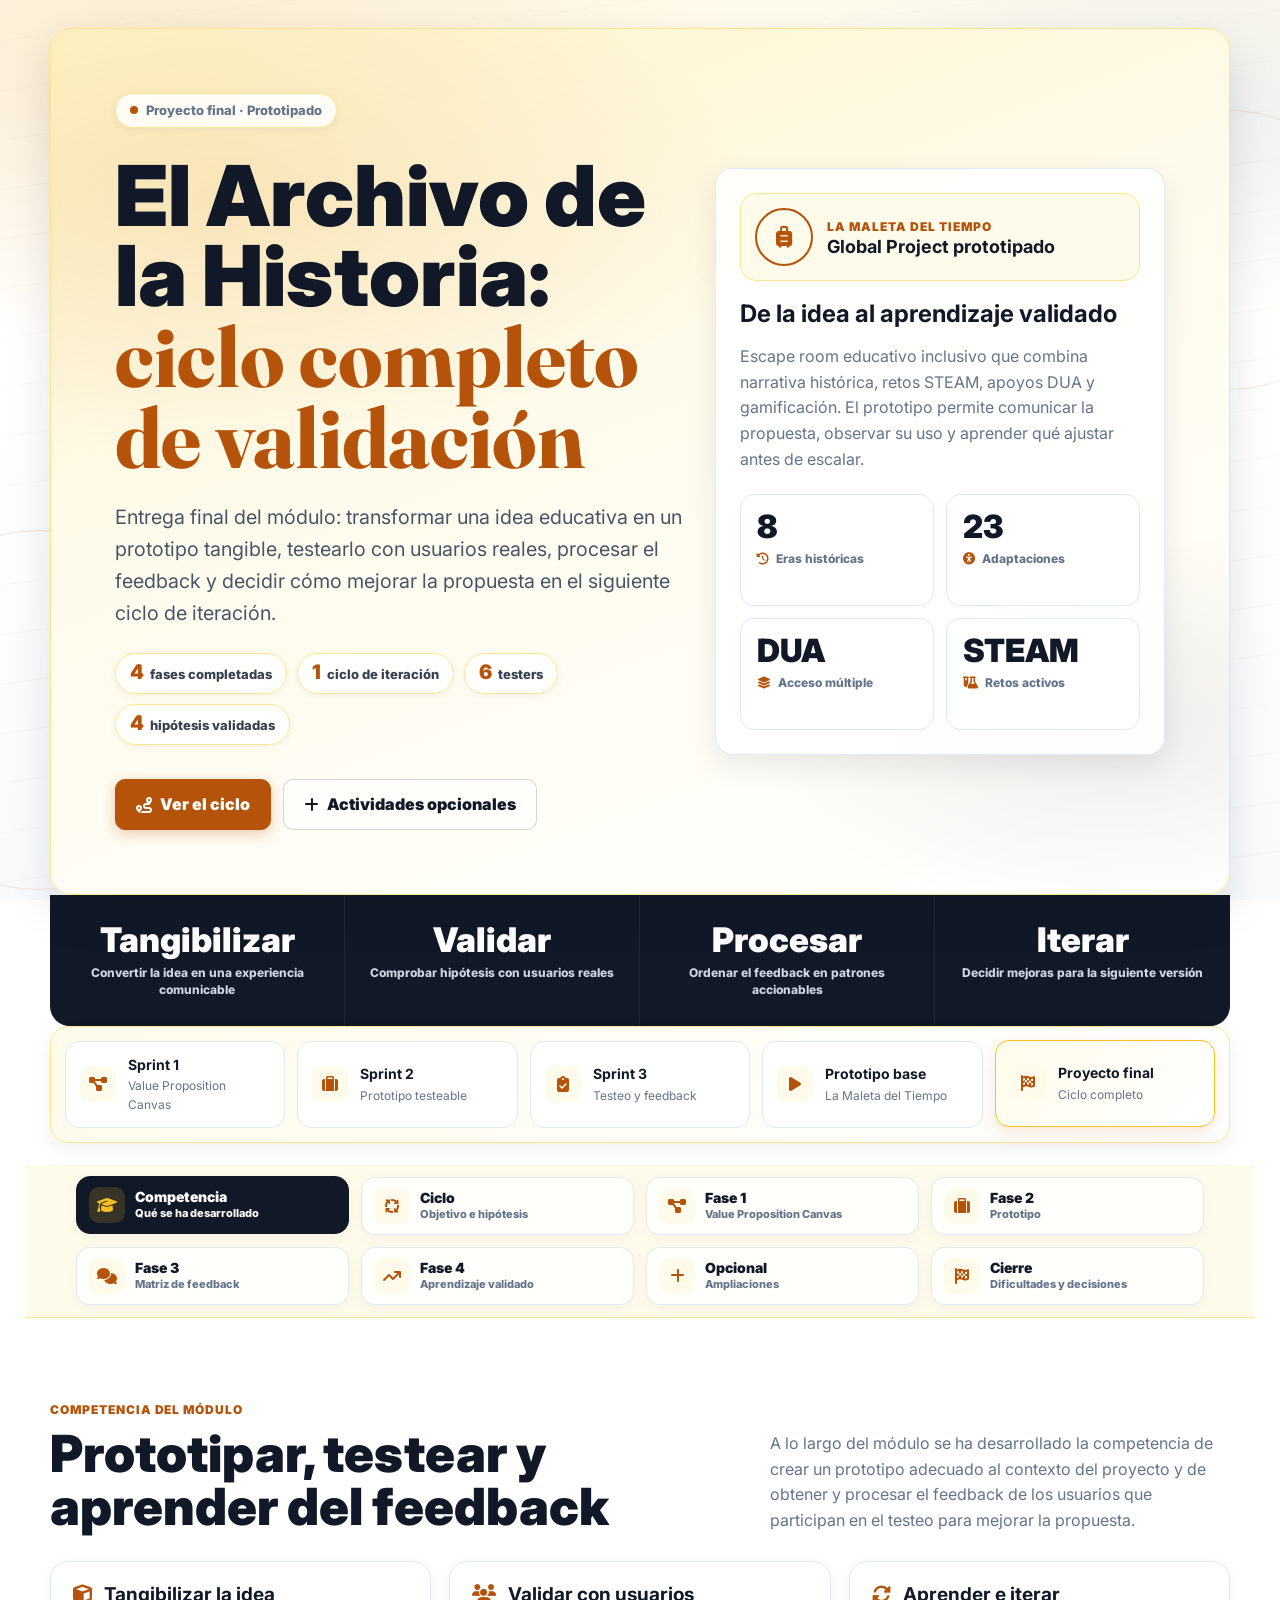
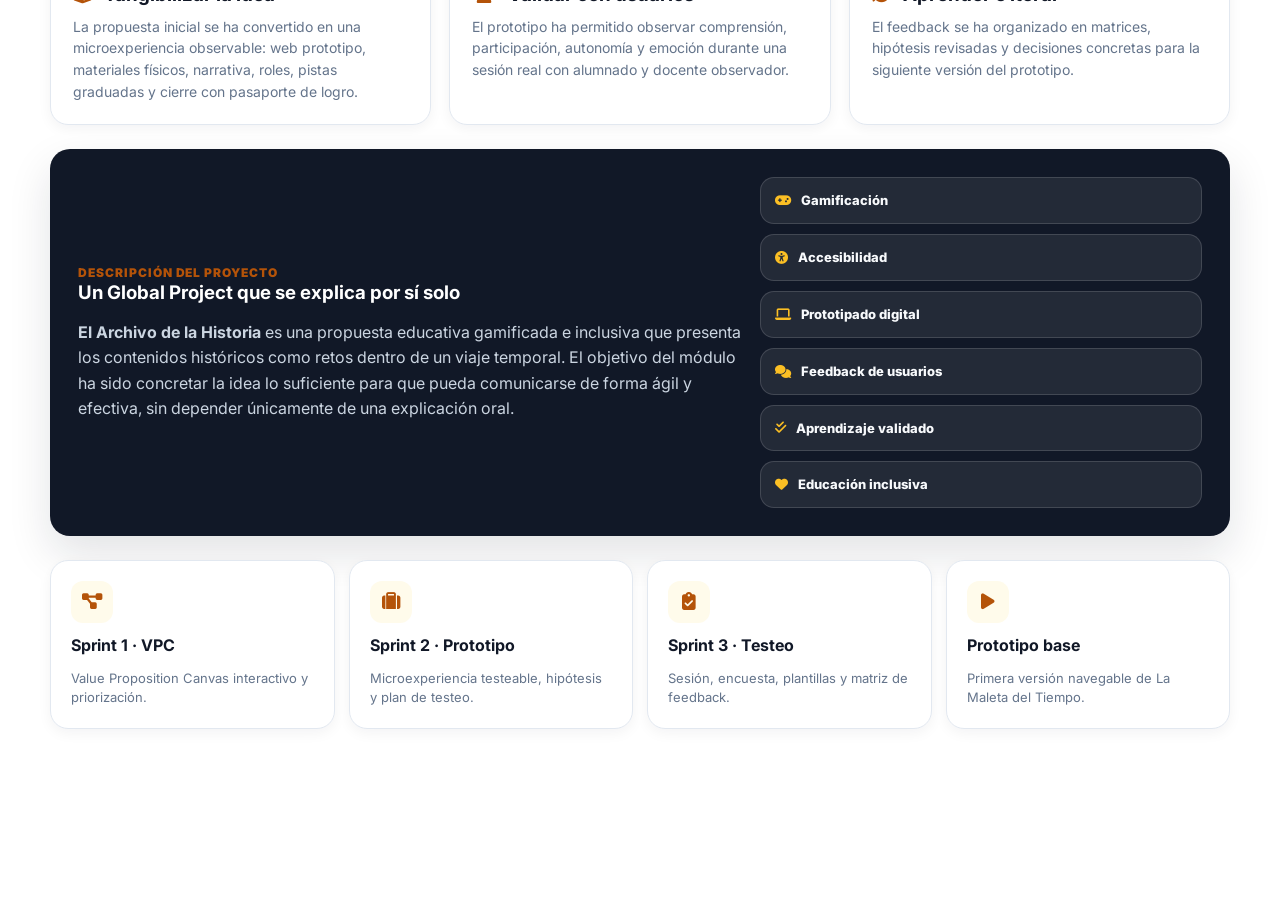
<file: final.html>
<!doctype html>
<html lang="es">
<head>
  <meta charset="utf-8">
  <meta name="viewport" content="width=device-width, initial-scale=1">
  <title>Proyecto Final · El Archivo de la Historia</title>
  <meta name="description" content="Proyecto final del módulo de prototipado: ciclo completo de Value Proposition Canvas, prototipo, matriz de feedback y aprendizaje validado de El Archivo de la Historia.">
  <link rel="preconnect" href="https://fonts.googleapis.com">
  <link rel="preconnect" href="https://fonts.gstatic.com" crossorigin>
  <link href="https://fonts.googleapis.com/css2?family=Fraunces:opsz,wght@9..144,600;9..144,750&family=Inter:wght@400;500;600;700;800;900&display=swap" rel="stylesheet">
  <link rel="stylesheet" href="https://cdnjs.cloudflare.com/ajax/libs/font-awesome/6.5.1/css/all.min.css">
  <link rel="stylesheet" href="styles.css?v=9">
  <link rel="stylesheet" href="sprint3.css?v=4">
  <link rel="stylesheet" href="final.css?v=3">
</head>
<body>
  <div class="time-orbit" aria-hidden="true"><span></span><span></span><span></span></div>

  <div class="page-shell">
    <header class="hero" id="inicio">
      <div class="hero__content">
        <p class="kicker"><span></span> Proyecto final · Prototipado</p>
        <h1>El Archivo de la Historia: <em>ciclo completo de validación</em></h1>
        <p class="hero__lead">
          Entrega final del módulo: transformar una idea educativa en un prototipo tangible, testearlo con usuarios reales,
          procesar el feedback y decidir cómo mejorar la propuesta en el siguiente ciclo de iteración.
        </p>
        <div class="hero-kpis" aria-label="Datos clave del proyecto final">
          <span><strong>4</strong> fases completadas</span>
          <span><strong>1</strong> ciclo de iteración</span>
          <span><strong>6</strong> testers</span>
          <span><strong>4</strong> hipótesis validadas</span>
        </div>
        <div class="hero__actions">
          <a class="btn btn--primary" href="#ciclo" data-go="ciclo"><i class="fa-solid fa-route"></i> Ver el ciclo</a>
          <a class="btn btn--ghost" href="#opcional" data-go="opcional"><i class="fa-solid fa-plus"></i> Actividades opcionales</a>
        </div>
      </div>

      <aside class="summary-panel" aria-label="Resumen del proyecto final">
        <div class="time-card">
          <div class="time-card__ring"><i class="fa-solid fa-suitcase-rolling"></i></div>
          <div><span>La Maleta del Tiempo</span><strong>Global Project prototipado</strong></div>
        </div>
        <h2>De la idea al aprendizaje validado</h2>
        <p>
          Escape room educativo inclusivo que combina narrativa histórica, retos STEAM, apoyos DUA y gamificación.
          El prototipo permite comunicar la propuesta, observar su uso y aprender qué ajustar antes de escalar.
        </p>
        <div class="metric-grid">
          <div class="metric"><strong>8</strong><span><i class="fa-solid fa-clock-rotate-left"></i> Eras históricas</span></div>
          <div class="metric"><strong>23</strong><span><i class="fa-solid fa-universal-access"></i> Adaptaciones</span></div>
          <div class="metric"><strong>DUA</strong><span><i class="fa-solid fa-layer-group"></i> Acceso múltiple</span></div>
          <div class="metric"><strong>STEAM</strong><span><i class="fa-solid fa-flask-vial"></i> Retos activos</span></div>
        </div>
      </aside>
    </header>

    <section class="stats-bar" aria-label="Resumen ejecutivo">
      <div class="stat"><strong>Tangibilizar</strong><span>Convertir la idea en una experiencia comunicable</span></div>
      <div class="stat"><strong>Validar</strong><span>Comprobar hipótesis con usuarios reales</span></div>
      <div class="stat"><strong>Procesar</strong><span>Ordenar el feedback en patrones accionables</span></div>
      <div class="stat"><strong>Iterar</strong><span>Decidir mejoras para la siguiente versión</span></div>
    </section>

    <nav class="project-dock" aria-label="Navegación del proyecto">
      <a href="sprint1.html"><i class="fa-solid fa-diagram-project"></i><div><strong>Sprint 1</strong><small>Value Proposition Canvas</small></div></a>
      <a href="sprint2.html"><i class="fa-solid fa-suitcase"></i><div><strong>Sprint 2</strong><small>Prototipo testeable</small></div></a>
      <a href="sprint3.html"><i class="fa-solid fa-clipboard-check"></i><div><strong>Sprint 3</strong><small>Testeo y feedback</small></div></a>
      <a href="index.html"><i class="fa-solid fa-play"></i><div><strong>Prototipo base</strong><small>La Maleta del Tiempo</small></div></a>
      <a href="final.html" class="is-here" aria-current="page"><i class="fa-solid fa-flag-checkered"></i><div><strong>Proyecto final</strong><small>Ciclo completo</small></div></a>
    </nav>

    <nav class="nav final-nav" aria-label="Navegación del proyecto final">
      <button class="active" type="button" data-section="competencia"><i class="fa-solid fa-graduation-cap"></i><span><strong>Competencia</strong><small>Qué se ha desarrollado</small></span></button>
      <button type="button" data-section="ciclo"><i class="fa-solid fa-arrows-spin"></i><span><strong>Ciclo</strong><small>Objetivo e hipótesis</small></span></button>
      <button type="button" data-section="fase1"><i class="fa-solid fa-diagram-project"></i><span><strong>Fase 1</strong><small>Value Proposition Canvas</small></span></button>
      <button type="button" data-section="fase2"><i class="fa-solid fa-suitcase"></i><span><strong>Fase 2</strong><small>Prototipo</small></span></button>
      <button type="button" data-section="fase3"><i class="fa-solid fa-comments"></i><span><strong>Fase 3</strong><small>Matriz de feedback</small></span></button>
      <button type="button" data-section="fase4"><i class="fa-solid fa-arrow-trend-up"></i><span><strong>Fase 4</strong><small>Aprendizaje validado</small></span></button>
      <button type="button" data-section="opcional"><i class="fa-solid fa-plus"></i><span><strong>Opcional</strong><small>Ampliaciones</small></span></button>
      <button type="button" data-section="conclusion"><i class="fa-solid fa-flag-checkered"></i><span><strong>Cierre</strong><small>Dificultades y decisiones</small></span></button>
    </nav>

    <main>
      <section id="competencia" class="section active" aria-labelledby="competencia-title">
        <div class="section-heading">
          <div><span class="section-label">Competencia del módulo</span><h2 id="competencia-title">Prototipar, testear y aprender del feedback</h2></div>
          <p>
            A lo largo del módulo se ha desarrollado la competencia de crear un prototipo adecuado al contexto del proyecto
            y de obtener y procesar el feedback de los usuarios que participan en el testeo para mejorar la propuesta.
          </p>
        </div>

        <div class="final-competence-grid">
          <article>
            <h3><i class="fa-solid fa-cube" style="color:var(--amber);margin-right:8px;"></i> Tangibilizar la idea</h3>
            <p>
              La propuesta inicial se ha convertido en una microexperiencia observable: web prototipo, materiales físicos,
              narrativa, roles, pistas graduadas y cierre con pasaporte de logro.
            </p>
          </article>
          <article>
            <h3><i class="fa-solid fa-users" style="color:var(--amber);margin-right:8px;"></i> Validar con usuarios</h3>
            <p>
              El prototipo ha permitido observar comprensión, participación, autonomía y emoción durante una sesión real
              con alumnado y docente observador.
            </p>
          </article>
          <article>
            <h3><i class="fa-solid fa-rotate" style="color:var(--amber);margin-right:8px;"></i> Aprender e iterar</h3>
            <p>
              El feedback se ha organizado en matrices, hipótesis revisadas y decisiones concretas para la siguiente
              versión del prototipo.
            </p>
          </article>
        </div>

        <div class="method-band" style="margin-top:24px;">
          <div>
            <span class="section-label">Descripción del proyecto</span>
            <h3>Un Global Project que se explica por sí solo</h3>
            <p>
              <strong>El Archivo de la Historia</strong> es una propuesta educativa gamificada e inclusiva que presenta
              los contenidos históricos como retos dentro de un viaje temporal. El objetivo del módulo ha sido concretar
              la idea lo suficiente para que pueda comunicarse de forma ágil y efectiva, sin depender únicamente de una
              explicación oral.
            </p>
          </div>
          <div class="method-list">
            <span><i class="fa-solid fa-gamepad"></i> Gamificación</span>
            <span><i class="fa-solid fa-universal-access"></i> Accesibilidad</span>
            <span><i class="fa-solid fa-laptop"></i> Prototipado digital</span>
            <span><i class="fa-solid fa-comments"></i> Feedback de usuarios</span>
            <span><i class="fa-solid fa-check-double"></i> Aprendizaje validado</span>
            <span><i class="fa-solid fa-heart"></i> Educación inclusiva</span>
          </div>
        </div>

        <div class="final-links" style="margin-top:24px;">
          <a class="final-link-card" href="sprint1.html" target="_blank" rel="noopener">
            <i class="fa-solid fa-diagram-project"></i>
            <strong>Sprint 1 · VPC</strong>
            <small>Value Proposition Canvas interactivo y priorización.</small>
          </a>
          <a class="final-link-card" href="sprint2.html" target="_blank" rel="noopener">
            <i class="fa-solid fa-suitcase"></i>
            <strong>Sprint 2 · Prototipo</strong>
            <small>Microexperiencia testeable, hipótesis y plan de testeo.</small>
          </a>
          <a class="final-link-card" href="sprint3.html" target="_blank" rel="noopener">
            <i class="fa-solid fa-clipboard-check"></i>
            <strong>Sprint 3 · Testeo</strong>
            <small>Sesión, encuesta, plantillas y matriz de feedback.</small>
          </a>
          <a class="final-link-card" href="index.html" target="_blank" rel="noopener">
            <i class="fa-solid fa-play"></i>
            <strong>Prototipo base</strong>
            <small>Primera versión navegable de La Maleta del Tiempo.</small>
          </a>
        </div>
      </section>

      <section id="ciclo" class="section" aria-labelledby="ciclo-title">
        <div class="section-heading">
          <div><span class="section-label">Ciclo de iteración</span><h2 id="ciclo-title">Objetivo, hipótesis y recorrido completo</h2></div>
          <p>
            El prototipado se ha entendido como un proceso iterativo de mejora continua. Este proyecto incluye un ciclo
            completo: definir qué validar, construir una versión mínima, testear con usuarios y decidir ajustes.
          </p>
        </div>

        <div class="s3-question-band">
          <i class="fa-solid fa-bullseye"></i>
          <div>
            <span>Objetivo del ciclo</span>
            <strong>Comprobar si una microexperiencia de La Maleta del Tiempo se entiende, invita a participar y genera valor educativo sin perder el reto.</strong>
          </div>
        </div>

        <div class="final-cycle-band">
          <article>
            <span>Hipótesis central</span>
            <h3>Reto accesible e inclusivo</h3>
            <p>
              Si la misión combina lenguaje claro, material manipulativo, roles visibles y pistas progresivas,
              el alumnado participará con autonomía, colaboración y sensación de logro.
            </p>
          </article>
          <article>
            <span>Criterio de éxito</span>
            <h3>Participación real</h3>
            <p>
              Al menos 5 de 6 personas entienden la misión con un máximo de una aclaración y cada participante
              realiza una acción significativa durante el playtest.
            </p>
          </article>
          <article>
            <span>Decisión del ciclo</span>
            <h3>Iterar con precisión</h3>
            <p>
              Conservar el núcleo narrativo y manipulativo, pero rediseñar la entrada, los roles, el sistema de pistas
              y el cierre reflexivo antes de escalar a más eras.
            </p>
          </article>
        </div>

        <h3 class="s3-session-structure-title">Las cuatro fases del proyecto</h3>

        <div class="final-phase-strip">
          <article>
            <span>1</span>
            <h3>Value Proposition Canvas</h3>
            <p>Definir el encaje entre necesidades del alumnado y la propuesta de valor del escape room inclusivo.</p>
          </article>
          <article>
            <span>2</span>
            <h3>Creación del prototipo</h3>
            <p>Materializar una misión mínima comunicable y observable con materiales físicos y soporte digital.</p>
          </article>
          <article>
            <span>3</span>
            <h3>Matriz de feedback</h3>
            <p>Recoger, ordenar y procesar impresiones de usuarios reales mediante distintas técnicas de testeo.</p>
          </article>
          <article>
            <span>4</span>
            <h3>Aprendizaje validado</h3>
            <p>Reflexionar sobre lo aprendido y decidir qué ajustes incorporar en la siguiente iteración.</p>
          </article>
        </div>

        <div class="prototype-flow">
          <article class="flow-step"><span>1</span><h3>Definir</h3><p>Identificar qué puntos clave validar: comprensión, participación, accesibilidad y utilidad educativa.</p></article>
          <article class="flow-step"><span>2</span><h3>Construir</h3><p>Crear una versión mínima del producto que pueda explicarse por sí sola a través del prototipo.</p></article>
          <article class="flow-step"><span>3</span><h3>Testear</h3><p>Observar interacción real, registrar evidencias y contrastar hipótesis con datos cualitativos.</p></article>
          <article class="flow-step"><span>4</span><h3>Aprender</h3><p>Transformar el feedback en decisiones de mejora para el siguiente ciclo de prototipado.</p></article>
        </div>
      </section>

      <section id="fase1" class="section" aria-labelledby="fase1-title">
        <div class="section-heading">
          <div><span class="section-label">Fase 1</span><h2 id="fase1-title">Value Proposition Canvas</h2></div>
          <p>
            En el Sprint 1 se elaboró el canvas completo para conectar las necesidades del alumnado con la propuesta
            de <strong>El Archivo de la Historia</strong>: trabajos, frustraciones, alegrías, productos, aliviadores y creadores de valor.
          </p>
        </div>

        <div class="s3-protocol-grid">
          <article>
            <span class="s3-step">01</span>
            <i class="fa-solid fa-user"></i>
            <h3>Perfil del usuario</h3>
            <p>Alumnado con diversidad de ritmos, capacidades y necesidades de apoyo que necesita comprender, actuar y colaborar.</p>
          </article>
          <article>
            <span class="s3-step">02</span>
            <i class="fa-solid fa-gift"></i>
            <h3>Mapa de valor</h3>
            <p>Escape room híbrido, retos STEAM multinivel, pistas progresivas, roles dignificantes y progreso visible.</p>
          </article>
          <article>
            <span class="s3-step">03</span>
            <i class="fa-solid fa-link"></i>
            <h3>Encaje</h3>
            <p>Pain clave: quedar fuera del grupo. Gain clave: participación real, digna y protagonista.</p>
          </article>
          <article>
            <span class="s3-step">04</span>
            <i class="fa-solid fa-arrow-up-wide-short"></i>
            <h3>Priorización</h3>
            <p>Se priorizaron comprensión, participación, autonomía guiada y reducción de barreras para el primer prototipo.</p>
          </article>
        </div>

        <div class="fit-strip" style="margin-top:24px;">
          <div>
            <h3>Pain clave</h3>
            <p>El alumnado puede quedar fuera de una experiencia motivadora si no está diseñada para su forma de comprender, comunicarse o participar.</p>
          </div>
          <div class="fit-strip__bridge" aria-hidden="true">Encaje</div>
          <div>
            <h3>Gain clave</h3>
            <p>Participación real y protagonista: no solo estar presente, sino aportar, decidir, avanzar y sentirse capaz.</p>
          </div>
        </div>

        <div class="timeline-strip" style="margin-top:24px;" aria-label="Recorrido de eras del proyecto">
          <span><i class="fa-solid fa-bone"></i> Dinosaurios</span>
          <span><i class="fa-solid fa-fire"></i> Piedra</span>
          <span><i class="fa-solid fa-hammer"></i> Metales</span>
          <span><i class="fa-solid fa-landmark"></i> Antigua</span>
          <span><i class="fa-solid fa-chess-rook"></i> Media</span>
          <span><i class="fa-solid fa-flask"></i> Moderna</span>
          <span><i class="fa-solid fa-industry"></i> Contemp.</span>
          <span><i class="fa-solid fa-microchip"></i> Digital</span>
        </div>

        <div class="final-vpc-board">
          <article class="final-vpc-panel">
            <header class="final-vpc-panel__head">
              <span>Perfil del usuario</span>
              <h3>Qué necesita el alumnado</h3>
            </header>
            <div class="final-vpc-blocks">
              <div class="final-vpc-block">
                <h4>Trabajos del cliente</h4>
                <div class="final-vpc-tags">
                  <span class="final-vpc-tag final-vpc-tag--blue"><strong>Comprender la misión</strong><small>Qué hago y para qué</small></span>
                  <span class="final-vpc-tag final-vpc-tag--blue"><strong>Resolver de forma concreta</strong><small>Tocar, probar, comprobar</small></span>
                  <span class="final-vpc-tag final-vpc-tag--blue"><strong>Colaborar con el grupo</strong><small>Ser parte activa</small></span>
                </div>
              </div>
              <div class="final-vpc-block">
                <h4>Frustraciones</h4>
                <div class="final-vpc-tags">
                  <span class="final-vpc-tag final-vpc-tag--red"><strong>Sobrecarga cognitiva</strong><small>Demasiado a la vez</small></span>
                  <span class="final-vpc-tag final-vpc-tag--red"><strong>Quedar fuera del grupo</strong><small>Estar sin participar</small></span>
                  <span class="final-vpc-tag final-vpc-tag--red"><strong>Frustración ante el error</strong><small>Bloqueo y ansiedad</small></span>
                </div>
              </div>
              <div class="final-vpc-block">
                <h4>Alegrías</h4>
                <div class="final-vpc-tags">
                  <span class="final-vpc-tag final-vpc-tag--green"><strong>Sentirse capaz</strong><small>“Puedo hacerlo”</small></span>
                  <span class="final-vpc-tag final-vpc-tag--green"><strong>Ser protagonista</strong><small>Un papel valioso</small></span>
                  <span class="final-vpc-tag final-vpc-tag--green"><strong>Aprender jugando</strong><small>Reto con sentido</small></span>
                  <span class="final-vpc-tag final-vpc-tag--green"><strong>Participación segura</strong><small>Reto sin amenaza</small></span>
                </div>
              </div>
            </div>
          </article>

          <article class="final-vpc-panel">
            <header class="final-vpc-panel__head">
              <span>Mapa de valor</span>
              <h3>Qué ofrece el proyecto</h3>
            </header>
            <div class="final-vpc-blocks">
              <div class="final-vpc-block">
                <h4>Productos y servicios</h4>
                <div class="final-vpc-tags">
                  <span class="final-vpc-tag final-vpc-tag--gold"><strong>Escape room híbrido</strong><small>Físico + digital</small></span>
                  <span class="final-vpc-tag final-vpc-tag--gold"><strong>Retos STEAM multinivel</strong><small>Dificultad ajustada</small></span>
                  <span class="final-vpc-tag final-vpc-tag--gold"><strong>Pasaporte del Explorador</strong><small>Progreso visible</small></span>
                </div>
              </div>
              <div class="final-vpc-block">
                <h4>Aliviadores de frustraciones</h4>
                <div class="final-vpc-tags">
                  <span class="final-vpc-tag final-vpc-tag--red"><strong>Pistas progresivas</strong><small>Ayuda sin sustituir</small></span>
                  <span class="final-vpc-tag final-vpc-tag--red"><strong>Instrucciones secuenciadas</strong><small>Menos sobrecarga</small></span>
                  <span class="final-vpc-tag final-vpc-tag--red"><strong>Diseño multisensorial</strong><small>Múltiples entradas</small></span>
                </div>
              </div>
              <div class="final-vpc-block">
                <h4>Creadores de alegrías</h4>
                <div class="final-vpc-tags">
                  <span class="final-vpc-tag final-vpc-tag--green"><strong>Roles dignificantes</strong><small>Cada persona aporta</small></span>
                  <span class="final-vpc-tag final-vpc-tag--green"><strong>Logros visibles</strong><small>Orgullo y memoria</small></span>
                  <span class="final-vpc-tag final-vpc-tag--green"><strong>Elección real</strong><small>Decidir dentro del reto</small></span>
                  <span class="final-vpc-tag final-vpc-tag--green"><strong>Narrativa histórica</strong><small>Aprender con misión</small></span>
                </div>
              </div>
            </div>
          </article>
        </div>

        <div class="final-vpc-table-wrap">
          <table class="final-vpc-table" aria-label="Resumen tabular del Value Proposition Canvas">
            <thead>
              <tr>
                <th>Bloque VPC</th>
                <th>Elemento</th>
                <th>Descripción</th>
                <th>Prioridad</th>
                <th>Entra en MVP</th>
              </tr>
            </thead>
            <tbody>
              <tr><td>Trabajos</td><td>Comprender la misión</td><td>Orientación inicial y secuencia clara de acción.</td><td><span class="final-priority-pill final-priority-pill--high">Muy alta</span></td><td>Sí</td></tr>
              <tr><td>Trabajos</td><td>Resolver de forma concreta</td><td>Transformar conceptos en manipulación y comprobación.</td><td><span class="final-priority-pill final-priority-pill--high">Muy alta</span></td><td>Sí</td></tr>
              <tr><td>Frustraciones</td><td>Quedar fuera del grupo</td><td>Riesgo emocional y social más crítico del diseño.</td><td><span class="final-priority-pill final-priority-pill--high">Extrema</span></td><td>Sí</td></tr>
              <tr><td>Frustraciones</td><td>Sobrecarga cognitiva</td><td>Bloquea la entrada si hay demasiadas instrucciones.</td><td><span class="final-priority-pill final-priority-pill--high">Extrema</span></td><td>Sí</td></tr>
              <tr><td>Alegrías</td><td>Sentirse capaz</td><td>Corazón emocional de la propuesta inclusiva.</td><td><span class="final-priority-pill final-priority-pill--high">Esencial</span></td><td>Sí</td></tr>
              <tr><td>Productos</td><td>Escape room híbrido</td><td>Combina maleta física, web y narrativa temporal.</td><td><span class="final-priority-pill final-priority-pill--high">Esencial</span></td><td>Parcial</td></tr>
              <tr><td>Aliviadores</td><td>Pistas progresivas</td><td>Orientan sin resolver el reto por el alumnado.</td><td><span class="final-priority-pill final-priority-pill--high">Esencial</span></td><td>Sí</td></tr>
              <tr><td>Creadores</td><td>Logros visibles</td><td>Sellos, pasaporte y cierre tangible del avance.</td><td><span class="final-priority-pill final-priority-pill--mid">Alta</span></td><td>Sí</td></tr>
              <tr><td>Creadores</td><td>Elección real</td><td>Autonomía graduada dentro del juego.</td><td><span class="final-priority-pill final-priority-pill--mid">Alta</span></td><td>Iteración 2</td></tr>
              <tr><td>Productos</td><td>8 eras completas</td><td>Escalado del patrón a todo el archivo temporal.</td><td><span class="final-priority-pill final-priority-pill--low">Posterior</span></td><td>No</td></tr>
            </tbody>
          </table>
        </div>

        <div class="result-bars-wrap" style="margin-top:24px;">
          <h3>Elementos priorizados para el primer prototipo</h3>
          <div class="result-bar-row"><span>Comprensión de la misión</span><div><b style="width:88%"></b></div><strong>88%</strong></div>
          <div class="result-bar-row"><span>Participación inclusiva</span><div><b style="width:92%"></b></div><strong>92%</strong></div>
          <div class="result-bar-row"><span>Autonomía guiada</span><div><b style="width:78%"></b></div><strong>78%</strong></div>
          <div class="result-bar-row"><span>Reducción de barreras</span><div><b style="width:84%"></b></div><strong>84%</strong></div>
        </div>

        <div class="executive" style="margin-top:24px;">
          <h2>Evidencia · Sprint 1</h2>
          <p>
            El canvas interactivo incluye 20 elementos de valor priorizados, 6 bloques del VPC y una recomendación de
            microexperiencia inicial de 15-20 minutos. La decisión estratégica fue no prototipar todo el escape room,
            sino validar primero el encaje problema-solución con una sola era histórica.
          </p>
          <a class="btn btn--primary" href="sprint1.html" target="_blank" rel="noopener" style="margin-top:16px;display:inline-flex;">
            <i class="fa-solid fa-arrow-up-right-from-square"></i> Abrir Sprint 1 completo
          </a>
        </div>
      </section>

      <section id="fase2" class="section" aria-labelledby="fase2-title">
        <div class="section-heading">
          <div><span class="section-label">Fase 2</span><h2 id="fase2-title">Creación del prototipo</h2></div>
          <p>
            En el Sprint 2 se materializó la idea en una versión mínima del producto: una microexperiencia de
            <strong>La Maleta del Tiempo</strong> con narrativa, materiales manipulativos, roles, pistas y cierre visible.
          </p>
        </div>

        <div class="objective-grid">
          <article class="objective-card">
            <span class="card-icon"><i class="fa-solid fa-eye"></i></span>
            <h3>Mostrar la experiencia</h3>
            <p>Presentar una misión completa para que docentes y usuarios puedan imaginar el proyecto sin explicación extensa.</p>
          </article>
          <article class="objective-card">
            <span class="card-icon"><i class="fa-solid fa-laptop"></i></span>
            <h3>Prototipo digital navegable</h3>
            <p>Web prototipo con flujo de usuario, mapa de eras, retos adaptados y sistema visual coherente.</p>
          </article>
          <article class="objective-card">
            <span class="card-icon"><i class="fa-solid fa-puzzle-piece"></i></span>
            <h3>Prototipo experiencial</h3>
            <p>Carta de misión, piezas manipulativas, candado simbólico y pasaporte de logro para testeo en aula.</p>
          </article>
        </div>

        <div class="method-band" style="margin-top:24px;">
          <div>
            <span class="section-label">Técnica de prototipado</span>
            <h3>Baja-media fidelidad, alta capacidad de aprendizaje</h3>
            <p>
              Se eligió un prototipo híbrido (digital + experiencial) porque permite comunicar la propuesta a distancia
              y, al mismo tiempo, observar interacción real con alumnado en contexto educativo.
            </p>
          </div>
          <div class="method-list">
            <span><i class="fa-solid fa-file-lines"></i> Carta en lectura fácil</span>
            <span><i class="fa-solid fa-puzzle-piece"></i> Piezas manipulativas</span>
            <span><i class="fa-solid fa-unlock-keyhole"></i> Validación simbólica</span>
            <span><i class="fa-solid fa-passport"></i> Pasaporte de progreso</span>
          </div>
        </div>

        <div class="hypothesis-grid" style="margin-top:24px;">
          <article class="hypothesis-card">
            <span>H1</span>
            <h3>Comprensión</h3>
            <p><strong>Si</strong> la misión usa instrucciones visuales y pasos cortos, <strong>entonces</strong> el alumnado comprenderá qué hacer sin depender constantemente del adulto.</p>
          </article>
          <article class="hypothesis-card">
            <span>H2</span>
            <h3>Participación</h3>
            <p><strong>Si</strong> cada participante tiene un rol útil, <strong>entonces</strong> aumentará la participación real y se reducirán observadores pasivos.</p>
          </article>
          <article class="hypothesis-card">
            <span>H3</span>
            <h3>Reto accesible</h3>
            <p><strong>Si</strong> el reto mantiene misterio y ofrece pistas graduadas, <strong>entonces</strong> la accesibilidad no reducirá la motivación.</p>
          </article>
          <article class="hypothesis-card">
            <span>H4</span>
            <h3>Logro visible</h3>
            <p><strong>Si</strong> el avance se valida con un sello en el pasaporte, <strong>entonces</strong> el alumnado percibirá el logro de forma tangible.</p>
          </article>
        </div>

        <div class="flow-map-board" style="margin-top:24px;">
          <div class="flow-map-title">
            <span class="section-label">Flujo prototipado</span>
            <h3>Secuencia de la microexperiencia testeable</h3>
          </div>
          <div class="flow-map">
            <article><i class="fa-solid fa-scroll"></i><strong>Entrada</strong><small>Carta de misión</small></article>
            <i class="fa-solid fa-arrow-right"></i>
            <article><i class="fa-solid fa-puzzle-piece"></i><strong>Reto</strong><small>Manipulación</small></article>
            <i class="fa-solid fa-arrow-right"></i>
            <article><i class="fa-solid fa-lightbulb"></i><strong>Pistas</strong><small>Ayuda graduada</small></article>
            <i class="fa-solid fa-arrow-right"></i>
            <article><i class="fa-solid fa-lock-open"></i><strong>Validación</strong><small>Candado simbólico</small></article>
            <i class="fa-solid fa-arrow-right"></i>
            <article><i class="fa-solid fa-stamp"></i><strong>Cierre</strong><small>Sello y pasaporte</small></article>
          </div>
        </div>

        <div class="executive" style="margin-top:24px;">
          <h2>Evidencia · Sprint 2</h2>
          <p>
            El Sprint 2 documenta el prototipo funcional, el plan de testeo, las hipótesis de validación, la rúbrica
            de observación y los primeros aprendizajes del piloto. El MVP recomendado es una misión de 15-20 minutos
            de una sola era histórica.
          </p>
          <a class="btn btn--primary" href="sprint2.html" target="_blank" rel="noopener" style="margin-top:16px;display:inline-flex;">
            <i class="fa-solid fa-arrow-up-right-from-square"></i> Abrir Sprint 2 completo
          </a>
        </div>
      </section>

      <section id="fase3" class="section" aria-labelledby="fase3-title">
        <div class="section-heading">
          <div><span class="section-label">Fase 3</span><h2 id="fase3-title">Matriz de feedback</h2></div>
          <p>
            En el Sprint 3 se diseñó y ejecutó una sesión de testeo inclusiva. Se combinaron playtest, test de usuario,
            focus group y entrevista cualitativa para obtener feedback procesable.
          </p>
        </div>

        <div class="s3-session-map">
          <article><b>5'</b><i class="fa-solid fa-handshake"></i><h3>Acogida</h3><p>Explicar que se prueba el juego, no a la persona.</p></article>
          <article><b>5'</b><i class="fa-solid fa-scroll"></i><h3>Entrada</h3><p>Presentar carta y observar comprensión inicial.</p></article>
          <article><b>20'</b><i class="fa-solid fa-puzzle-piece"></i><h3>Playtest</h3><p>Jugar sin interrupciones y registrar evidencias.</p></article>
          <article><b>8'</b><i class="fa-solid fa-clipboard-question"></i><h3>Encuesta</h3><p>12 preguntas en formato claro y accesible.</p></article>
          <article><b>7'</b><i class="fa-solid fa-comments"></i><h3>Debate</h3><p>Focus group para profundizar en disfrute y dificultad.</p></article>
        </div>

        <div class="final-validation-table-wrap" style="margin-top:24px;">
          <table class="final-validation-table">
            <thead>
              <tr>
                <th>Aspecto validado</th>
                <th>Pregunta de validación</th>
                <th>Aprendizaje obtenido</th>
                <th>Ajuste previsto</th>
              </tr>
            </thead>
            <tbody>
              <tr>
                <td><strong>Propuesta de valor</strong></td>
                <td>¿Se entiende qué aporta El Archivo de la Historia?</td>
                <td>La idea se percibe como útil para trabajar contenidos de forma visual, motivadora e inclusiva.</td>
                <td>Reforzar el uso docente y los beneficios para el alumnado.</td>
              </tr>
              <tr>
                <td><strong>Comprensión inicial</strong></td>
                <td>¿El grupo identifica la misión sin aclaraciones repetidas?</td>
                <td>4 de 6 comprenden; dos requieren aclaración por exceso de texto en la carta.</td>
                <td>Reducir la carta a una frase-objetivo y añadir tablero de secuencia.</td>
              </tr>
              <tr>
                <td><strong>Participación</strong></td>
                <td>¿Cada persona realiza una acción significativa?</td>
                <td>Los roles y las piezas manipulativas facilitan la colaboración, pero un rol resulta ambiguo.</td>
                <td>Nombrar roles con verbos de acción y tarjetas visuales.</td>
              </tr>
              <tr>
                <td><strong>Accesibilidad</strong></td>
                <td>¿Los apoyos permiten participar sin sustituir el reto?</td>
                <td>Las pistas graduadas funcionan, pero cuesta pedir ayuda a tiempo.</td>
                <td>Token visible de “pedir pista” y tres niveles más explícitos.</td>
              </tr>
              <tr>
                <td><strong>Motivación</strong></td>
                <td>¿La narrativa y el cierre generan interés por continuar?</td>
                <td>El sello y el pasaporte activan orgullo y demanda espontánea de otra era.</td>
                <td>Reservar tiempo para cierre reflexivo y celebración del logro.</td>
              </tr>
            </tbody>
          </table>
        </div>

        <div class="s3-feedback-matrix s3-large-matrix" style="margin-top:24px;">
          <article class="works">
            <h4><i class="fa-solid fa-check"></i> Qué funciona</h4>
            <p>El juego entra por la emoción y la acción, no por una explicación larga.</p>
            <ul>
              <li>Sobre, sello y mapa sitúan la misión.</li>
              <li>Piezas físicas hacen visible la colaboración.</li>
              <li>La recompensa final genera orgullo y continuidad.</li>
            </ul>
          </article>
          <article class="improve">
            <h4><i class="fa-solid fa-screwdriver-wrench"></i> Qué mejorar</h4>
            <p>La accesibilidad cognitiva debe empezar antes del reto, en la primera consigna.</p>
            <ul>
              <li>Reducir la carta a una frase-objetivo.</li>
              <li>Convertir roles en verbos y acciones.</li>
              <li>Mejorar contraste y secuencia de pistas.</li>
            </ul>
          </article>
          <article class="questions">
            <h4><i class="fa-solid fa-circle-question"></i> Preguntas abiertas</h4>
            <p>Se documentan incertidumbres para el siguiente test.</p>
            <ul>
              <li>¿La versión resumida permite 90% de comprensión inicial?</li>
              <li>¿El token de pista reduce la espera?</li>
              <li>¿El cierre guiado fortalece el recuerdo?</li>
            </ul>
          </article>
          <article class="ideas">
            <h4><i class="fa-solid fa-lightbulb"></i> Ideas</h4>
            <p>Propuestas conectadas directamente con evidencias del testeo.</p>
            <ul>
              <li>Tablero visual “Misión · Reto · Pista · Sello”.</li>
              <li>Tarjetas de rol: buscar, ordenar, comprobar, contar.</li>
              <li>Dos niveles de reto con la misma narrativa.</li>
            </ul>
          </article>
        </div>

        <div class="executive" style="margin-top:24px;">
          <h2>Evidencia · Sprint 3</h2>
          <p>
            El Sprint 3 incluye la encuesta de 12 preguntas, 7 plantillas web cumplimentadas, matriz de hipótesis,
            matriz DAFO y la síntesis del feedback procesado. La media ilustrativa de las escalas cuantitativas es 4,2/5.
          </p>
          <a class="btn btn--primary" href="sprint3.html" target="_blank" rel="noopener" style="margin-top:16px;display:inline-flex;">
            <i class="fa-solid fa-arrow-up-right-from-square"></i> Abrir Sprint 3 completo
          </a>
        </div>
      </section>

      <section id="fase4" class="section" aria-labelledby="fase4-title">
        <div class="section-heading">
          <div><span class="section-label">Fase 4</span><h2 id="fase4-title">Aprendizaje validado y ajustes del prototipo</h2></div>
          <p>
            La fase final reflexiona sobre qué se ha aprendido durante el ciclo completo y qué decisiones se tomarán
            para mejorar la próxima versión del prototipo.
          </p>
        </div>

        <div class="s3-synthesis-grid">
          <article>
            <span class="section-label">Objetivo del ciclo</span>
            <h3>Parcialmente cumplido</h3>
            <p>La microexperiencia permite comprensión y participación, pero la entrada todavía requiere una aclaración extra en parte de la muestra.</p>
          </article>
          <article>
            <span class="section-label">Aprendizaje validado</span>
            <h3>El núcleo tiene valor</h3>
            <p>La combinación de narrativa, manipulación, cooperación y logro visible es atractiva; el diseño de apoyos necesita una iteración más fina.</p>
          </article>
          <article>
            <span class="section-label">Evidencia para volver a probar</span>
            <h3>Una mejora, un indicador</h3>
            <p>Reducir texto + tarjeta de inicio → al menos 5 de 6 personas identifican por sí mismas la primera acción.</p>
          </article>
        </div>

        <div class="s3-hypothesis-list" style="margin-top:24px;">
          <article>
            <span class="s3-hyp-number">H1</span>
            <div><h4>La carta en lectura fácil permite iniciar con autonomía.</h4><p><strong>Evidencia:</strong> 4 de 6 comprenden; dos requieren aclaración.</p></div>
            <span class="s3-verdict partial">Parcial</span>
            <div class="s3-plusminus"><span><b>+</b> El mapa da contexto.</span><span><b>−</b> La primera instrucción pesa demasiado.</span></div>
          </article>
          <article>
            <span class="s3-hyp-number">H2</span>
            <div><h4>El reto manipulativo y los roles aumentan la participación real.</h4><p><strong>Evidencia:</strong> las 6 personas realizan una acción; un rol requiere mayor concreción.</p></div>
            <span class="s3-verdict yes">Validada</span>
            <div class="s3-plusminus"><span><b>+</b> Todos aportan algo visible.</span><span><b>−</b> “Guardián” es ambiguo.</span></div>
          </article>
          <article>
            <span class="s3-hyp-number">H3</span>
            <div><h4>Las pistas graduadas reducen frustración sin eliminar el reto.</h4><p><strong>Evidencia:</strong> se completa con dos pistas; existe demora para pedir la primera.</p></div>
            <span class="s3-verdict partial">Parcial</span>
            <div class="s3-plusminus"><span><b>+</b> La pista visual orienta bien.</span><span><b>−</b> Falta normalizar pedir ayuda.</span></div>
          </article>
          <article>
            <span class="s3-hyp-number">H4</span>
            <div><h4>Pasaporte y sello incrementan el deseo de continuar.</h4><p><strong>Evidencia:</strong> intención media de 4,3/5 y demanda espontánea de otra era.</p></div>
            <span class="s3-verdict yes">Validada</span>
            <div class="s3-plusminus"><span><b>+</b> El logro se recuerda y comparte.</span><span><b>−</b> Falta reflexión final.</span></div>
          </article>
        </div>

        <div class="s3-decision-grid" style="margin-top:24px;">
          <article><i class="fa-solid fa-ban"></i><span>Descartar</span><h3>No procede</h3><p>La experiencia muestra interés, participación y valor educativo; no hay evidencia para abandonar el concepto.</p></article>
          <article class="recommended"><i class="fa-solid fa-rotate"></i><span>Decisión</span><h3>Iterar</h3><p>Conservar el núcleo y rediseñar instrucciones, roles, sistema de pistas y cierre reflexivo.</p></article>
          <article><i class="fa-solid fa-rocket"></i><span>Escalar</span><h3>Todavía no</h3><p>Crear todas las eras ahora extendería barreras no resueltas. Primero se valida la segunda versión.</p></article>
        </div>

        <div class="s3-iteration-roadmap" style="margin-top:24px;">
          <div><span class="section-label">Segundo ciclo</span><h3>Plan de mejora y nuevo test</h3></div>
          <ol>
            <li><b>Rediseñar</b><span>Carta en una frase, tablero de secuencia, roles con acción y token de pista.</span></li>
            <li><b>Probar</b><span>Misma misión con 6 nuevos testers o contrabalanceando la versión anterior.</span></li>
            <li><b>Medir</b><span>Comprensión inicial, uso autónomo de pistas, acción significativa y recuerdo final.</span></li>
            <li><b>Decidir</b><span>Escalar el patrón solo si los indicadores alcanzan el umbral acordado.</span></li>
          </ol>
        </div>

        <div class="iteration-grid" style="margin-top:24px;">
          <article class="iteration-card"><span>1</span><h3>Entrada más clara</h3><p>Separar narrativa de instrucción y reforzar la primera acción con pictogramas.</p></article>
          <article class="iteration-card"><span>2</span><h3>Roles visibles</h3><p>Convertir cada rol en una acción física observable para evitar participación desigual.</p></article>
          <article class="iteration-card"><span>3</span><h3>Sistema de pistas</h3><p>Normalizar pedir ayuda con token visible y tres niveles más explícitos.</p></article>
          <article class="iteration-card"><span>4</span><h3>Guía docente</h3><p>Crear orientaciones de uso, adaptaciones, evaluación y criterios de éxito para el aula.</p></article>
        </div>
      </section>

      <section id="opcional" class="section" aria-labelledby="opcional-title">
        <div class="section-heading">
          <div><span class="section-label">Actividades opcionales</span><h2 id="opcional-title">Tres ampliaciones del proyecto</h2></div>
          <p>
            Además de las cuatro fases obligatorias, el módulo propone tres actividades opcionales. Aquí están desarrolladas
            de forma completa e integradas en la entrega final del proyecto.
          </p>
        </div>

        <div class="final-optional-hero">
          <div>
            <span class="section-label">Parte opcional del módulo</span>
            <h3>Profundizar, comunicar y decidir con más evidencia</h3>
            <p>
              Estas tres actividades no sustituyen el ciclo principal: lo refuerzan. La priorización del VPC reduce alcance,
              el vídeo explicativo comunica la propuesta y las matrices de hipótesis y DAFO traducen el feedback en decisiones.
            </p>
          </div>
          <div class="final-optional-steps">
            <article><span>1</span><div><strong>Priorizar el VPC</strong><small>Clase 1 · vídeo 5 · decidir qué validar primero.</small></div></article>
            <article><span>2</span><div><strong>Explicar el prototipo</strong><small>Presentación audiovisual navegable del proyecto.</small></div></article>
            <article><span>3</span><div><strong>Hipótesis y DAFO</strong><small>Contrastar aprendizajes y viabilidad del prototipo.</small></div></article>
          </div>
        </div>

        <article class="final-activity" id="opcional-1">
          <div class="final-activity__head">
            <div>
              <span class="final-activity__badge"><i class="fa-solid fa-arrow-up-wide-short"></i> Actividad opcional 1</span>
              <h3>Priorización del Value Proposition Canvas</h3>
            </div>
            <a class="btn btn--ghost" href="sprint1.html#prioridad"><i class="fa-solid fa-arrow-up-right-from-square"></i> Ver en Sprint 1</a>
          </div>
          <p>
            Siguiendo la propuesta del <strong>vídeo 5 de la Clase 1</strong>, se ordenaron los elementos de cada apartado del
            VPC para decidir qué debía entrar en el primer prototipo y qué podía esperar a iteraciones posteriores.
          </p>

          <div class="priority-grid" style="margin-top:22px;">
            <article class="priority-card">
              <h3>Importancia de trabajos</h3>
              <p>Lo más importante es que el alumnado entienda, actúe y colabore.</p>
              <div class="axis">
                <span class="axis__top">Muy importante</span><span class="axis__bottom">Menos prioritario</span>
                <div class="priority-item p1"><strong>Comprender la misión</strong><span>Sin orientación no hay experiencia posible.</span></div>
                <div class="priority-item p2"><strong>Resolver de forma concreta</strong><span>La acción manipulativa abre el acceso al contenido.</span></div>
                <div class="priority-item p3"><strong>Colaborar con el grupo</strong><span>Necesita roles claros para evitar participación desigual.</span></div>
                <div class="priority-item p4"><strong>Autorregularse</strong><span>Debe estar presente en el diseño, aunque se mida después.</span></div>
              </div>
            </article>
            <article class="priority-card">
              <h3>Gravedad de frustraciones</h3>
              <p>La mayor amenaza es que el reto excluya por diseño.</p>
              <div class="axis axis--red">
                <span class="axis__top">Extrema</span><span class="axis__bottom">Moderada</span>
                <div class="priority-item p1"><strong>Quedar fuera del grupo</strong><span>Dolor emocional y social más crítico.</span></div>
                <div class="priority-item p2"><strong>Sobrecarga cognitiva</strong><span>Bloquea la entrada a la actividad.</span></div>
                <div class="priority-item p3"><strong>Frustración ante el error</strong><span>Puede provocar abandono o dependencia.</span></div>
                <div class="priority-item p4"><strong>Estímulos no adaptados</strong><span>Relevante para perfiles sensoriales y atencionales.</span></div>
              </div>
            </article>
            <article class="priority-card">
              <h3>Relevancia de alegrías</h3>
              <p>El prototipo debe demostrar que accesibilidad y reto pueden convivir.</p>
              <div class="axis axis--green">
                <span class="axis__top">Esencial</span><span class="axis__bottom">Deseable</span>
                <div class="priority-item p1"><strong>Sentirse capaz</strong><span>Corazón emocional de la propuesta.</span></div>
                <div class="priority-item p2"><strong>Ser protagonista</strong><span>Convierte la inclusión en participación visible.</span></div>
                <div class="priority-item p3"><strong>Aprender jugando</strong><span>Activa motivación y recuerdo.</span></div>
                <div class="priority-item p4"><strong>Elegir y decidir</strong><span>Potencia autonomía, pero puede crecer por iteraciones.</span></div>
              </div>
            </article>
          </div>

          <div class="final-scope-table-wrap">
            <table class="final-scope-table" aria-label="Decisión de alcance tras priorizar el VPC">
              <thead>
                <tr><th>Elemento VPC</th><th>Decisión</th><th>Motivo</th><th>Cuándo</th></tr>
              </thead>
              <tbody>
                <tr><td>Comprensión de la misión</td><td><strong>Incluir</strong></td><td>Sin esto no hay experiencia posible.</td><td>Prototipo 1</td></tr>
                <tr><td>Reto manipulativo STEAM</td><td><strong>Incluir</strong></td><td>Demuestra el encaje inclusivo con acción real.</td><td>Prototipo 1</td></tr>
                <tr><td>Roles cooperativos</td><td><strong>Incluir</strong></td><td>Evita observadores pasivos en el grupo.</td><td>Prototipo 1</td></tr>
                <tr><td>Pasaporte y sello</td><td><strong>Incluir</strong></td><td>Cierra con logro visible y memoria emocional.</td><td>Prototipo 1</td></tr>
                <tr><td>8 eras históricas</td><td><strong>Posponer</strong></td><td>Escalar antes de validar aumentaría incertidumbre.</td><td>Iteración 2+</td></tr>
                <tr><td>Elección avanzada dentro del reto</td><td><strong>Posponer</strong></td><td>Aporta autonomía, pero no es imprescindible para el primer test.</td><td>Iteración 2</td></tr>
              </tbody>
            </table>
          </div>
        </article>

        <article class="final-activity" id="opcional-2">
          <div class="final-activity__head">
            <div>
              <span class="final-activity__badge"><i class="fa-solid fa-video"></i> Actividad opcional 2</span>
              <h3>Vídeo explicativo del prototipo</h3>
            </div>
            <a class="btn btn--ghost" href="index.html" target="_blank" rel="noopener"><i class="fa-solid fa-play"></i> Abrir prototipo</a>
          </div>
          <p>
            Se ha creado una presentación audiovisual interactiva para explicar el prototipo de forma clara, visual y
            autónoma. Complementa la web navegable y permite comunicar la propuesta a docentes, tribunal y usuarios.
          </p>

          <div class="final-video-stage" style="margin-top:22px;">
            <div class="final-video-player" aria-label="Presentación audiovisual del prototipo">
              <div class="final-video-screen">
                <span class="final-video-kicker" id="videoKicker">Capítulo 1 · Propuesta</span>
                <h3 class="final-video-title" id="videoTitle">Un archivo que convierte la historia en misión</h3>
                <p class="final-video-copy" id="videoCopy">El Archivo de la Historia presenta el aprendizaje como un viaje temporal cooperativo, donde cada era es un reto accesible y significativo.</p>
                <ul class="final-video-points" id="videoPoints">
                  <li>Escape room educativo</li>
                  <li>Narrativa histórica</li>
                  <li>Enfoque inclusivo</li>
                </ul>
              </div>
              <div class="final-video-controls">
                <button type="button" id="videoPlay"><i class="fa-solid fa-play"></i> Reproducir</button>
                <button type="button" class="ghost" id="videoNext"><i class="fa-solid fa-forward-step"></i> Siguiente</button>
                <div class="final-video-progress" aria-hidden="true"><i id="videoProgress"></i></div>
              </div>
            </div>

            <div class="final-video-chapters" aria-label="Capítulos del vídeo explicativo">
              <button type="button" class="active" data-video-chapter="0"><b>01</b><div><strong>Propuesta de valor</strong><small>Qué es y para quién.</small></div></button>
              <button type="button" data-video-chapter="1"><b>02</b><div><strong>Microexperiencia</strong><small>La Maleta del Tiempo.</small></div></button>
              <button type="button" data-video-chapter="2"><b>03</b><div><strong>Flujo del reto</strong><small>Entrada, reto, pista y sello.</small></div></button>
              <button type="button" data-video-chapter="3"><b>04</b><div><strong>Apoyos DUA</strong><small>Accesibilidad integrada.</small></div></button>
              <button type="button" data-video-chapter="4"><b>05</b><div><strong>Comunicación</strong><small>Por qué el prototipo explica la idea.</small></div></button>
            </div>
          </div>

          <div class="final-inline-links">
            <a class="btn btn--primary" href="sprint2.html#prototipo" target="_blank" rel="noopener"><i class="fa-solid fa-suitcase"></i> Ver flujo en Sprint 2</a>
            <a class="btn btn--ghost" href="index.html" target="_blank" rel="noopener"><i class="fa-solid fa-laptop"></i> Explorar prototipo web</a>
          </div>
        </article>

        <article class="final-activity" id="opcional-3">
          <div class="final-activity__head">
            <div>
              <span class="final-activity__badge"><i class="fa-solid fa-flask"></i> Actividad opcional 3</span>
              <h3>Matriz de hipótesis y matriz DAFO</h3>
            </div>
            <a class="btn btn--ghost" href="sprint3.html#plantillas" target="_blank" rel="noopener"><i class="fa-solid fa-arrow-up-right-from-square"></i> Ver plantillas Sprint 3</a>
          </div>
          <p>
            Con el feedback obtenido en la sesión de testeo se contrastaron las hipótesis iniciales y se elaboró una
            lectura DAFO de la primera microexperiencia para decidir si iterar, escalar o descartar.
          </p>

          <div class="final-hypothesis-matrix" style="margin-top:22px;" aria-label="Matriz de hipótesis, señales y decisiones">
            <div class="matrix-head">Hipótesis</div>
            <div class="matrix-head">Señal observable</div>
            <div class="matrix-head">Resultado</div>
            <div class="matrix-head">Decisión si falla</div>
            <div><strong>H1</strong> Comprensión inicial</div>
            <div>Identifica la misión con máximo una aclaración.</div>
            <div><span class="final-priority-pill final-priority-pill--mid">Parcial · 4/6</span></div>
            <div>Reducir carta y separar narrativa de instrucción.</div>
            <div><strong>H2</strong> Participación real</div>
            <div>Cada persona ejecuta una acción visible.</div>
            <div><span class="final-priority-pill final-priority-pill--low">Validada · 6/6</span></div>
            <div>Rediseñar roles ambiguos, no el modelo cooperativo.</div>
            <div><strong>H3</strong> Reto accesible</div>
            <div>Usa pistas sin abandonar la misión.</div>
            <div><span class="final-priority-pill final-priority-pill--mid">Parcial · 2 pistas</span></div>
            <div>Token de ayuda y granularidad de pistas.</div>
            <div><strong>H4</strong> Logro y continuidad</div>
            <div>Explica qué consiguió y quiere otra era.</div>
            <div><span class="final-priority-pill final-priority-pill--low">Validada · 4,3/5</span></div>
            <div>Reforzar cierre reflexivo antes del sello.</div>
          </div>

          <div class="s3-hypothesis-list" style="margin-top:24px;">
            <article>
              <span class="s3-hyp-number">H1</span>
              <div><h4>La carta en lectura fácil permite iniciar con autonomía.</h4><p><strong>Evidencia:</strong> 4 de 6 comprenden; dos requieren aclaración por exceso de texto.</p></div>
              <span class="s3-verdict partial">Parcial</span>
              <div class="s3-plusminus"><span><b>+</b> El mapa da contexto.</span><span><b>−</b> La primera instrucción pesa demasiado.</span></div>
            </article>
            <article>
              <span class="s3-hyp-number">H2</span>
              <div><h4>El reto manipulativo y los roles aumentan la participación real.</h4><p><strong>Evidencia:</strong> las 6 personas realizan una acción; un rol requiere mayor concreción.</p></div>
              <span class="s3-verdict yes">Validada</span>
              <div class="s3-plusminus"><span><b>+</b> Todos aportan algo visible.</span><span><b>−</b> “Guardián” es ambiguo.</span></div>
            </article>
            <article>
              <span class="s3-hyp-number">H3</span>
              <div><h4>Las pistas graduadas reducen frustración sin eliminar el reto.</h4><p><strong>Evidencia:</strong> se completa con dos pistas; existe demora para pedir la primera.</p></div>
              <span class="s3-verdict partial">Parcial</span>
              <div class="s3-plusminus"><span><b>+</b> La pista visual orienta bien.</span><span><b>−</b> Falta normalizar pedir ayuda.</span></div>
            </article>
            <article>
              <span class="s3-hyp-number">H4</span>
              <div><h4>Pasaporte y sello incrementan el deseo de continuar.</h4><p><strong>Evidencia:</strong> intención media de 4,3/5 y demanda espontánea de otra era.</p></div>
              <span class="s3-verdict yes">Validada</span>
              <div class="s3-plusminus"><span><b>+</b> El logro se recuerda y comparte.</span><span><b>−</b> Falta reflexión final.</span></div>
            </article>
          </div>

          <div class="s3-dafo-grid" style="margin-top:24px;">
            <article class="strength"><h4>Fortalezas</h4><ul><li>Narrativa histórica con propósito claro.</li><li>Material manipulativo y apoyos DUA.</li><li>Participación distribuida y logro visible.</li><li>Interés espontáneo por continuar la experiencia.</li></ul></article>
            <article class="opportunity"><h4>Oportunidades</h4><ul><li>Replicar el patrón en más eras históricas.</li><li>Integrar evaluación competencial y STEAM.</li><li>Crear guía docente reutilizable.</li><li>Usar la web como escaparate del proyecto.</li></ul></article>
            <article class="weakness"><h4>Debilidades</h4><ul><li>Entrada narrativa aún densa.</li><li>Algunos roles y símbolos son ambiguos.</li><li>El cierre reflexivo necesita más tiempo.</li><li>Falta guía explícita para el profesorado.</li></ul></article>
            <article class="threat"><h4>Amenazas</h4><ul><li>Si el adulto sustituye la acción, disminuye autonomía.</li><li>Grupos o tiempos muy distintos alteran el test.</li><li>Escalar sin iterar amplificaría las barreras.</li><li>Interpretar una sola sesión como verdad absoluta.</li></ul></article>
          </div>

          <div class="s3-synthesis-grid" style="margin-top:24px;">
            <article><span class="section-label">Lectura DAFO</span><h3>Viabilidad positiva</h3><p>El núcleo narrativo y cooperativo es una fortaleza clara; las debilidades son de diseño fino, no de concepto.</p></article>
            <article><span class="section-label">Hipótesis</span><h3>2 validadas · 2 parciales</h3><p>Participación y logro funcionan; comprensión inicial y sistema de pistas necesitan ajuste.</p></article>
            <article><span class="section-label">Decisión</span><h3>Iterar antes de escalar</h3><p>La matriz confirma que conviene mejorar entrada, roles y cierre antes de multiplicar eras.</p></article>
          </div>
        </article>
      </section>

      <section id="conclusion" class="section" aria-labelledby="conclusion-title">
        <div class="section-heading">
          <div><span class="section-label">Cierre del módulo</span><h2 id="conclusion-title">Dificultades, reflexiones y decisiones</h2></div>
          <p>
            Los criterios de entrega piden identificar las dificultades surgidas durante el proceso y las reflexiones
            o decisiones tomadas. Esto facilita reconocer impedimentos y resolverlos en proyectos posteriores.
          </p>
        </div>

        <div class="final-accordion">
          <details open>
            <summary>Dificultad 1 · Concretar una idea amplia <i class="fa-solid fa-plus"></i></summary>
            <div class="final-accordion-body">
              El Archivo de la Historia puede crecer en muchas direcciones: historia, gamificación, accesibilidad,
              retos, personajes, recursos docentes y materiales físicos. La principal dificultad fue reducir la idea
              a una versión mínima comunicable. <strong>Decisión:</strong> priorizar estructura, navegación y una
              muestra representativa de actividades antes de desarrollar todo el contenido final.
            </div>
          </details>
          <details>
            <summary>Dificultad 2 · Diseñar para usuarios diversos <i class="fa-solid fa-plus"></i></summary>
            <div class="final-accordion-body">
              Al tratarse de una propuesta inclusiva, el diseño debía contemplar diferentes ritmos, capacidades y
              necesidades de comprensión. <strong>Decisión:</strong> avanzar hacia un diseño más limpio, guiado y
              accesible, con apoyos visuales constantes y lenguaje claro.
            </div>
          </details>
          <details>
            <summary>Dificultad 3 · Equilibrar estética y funcionalidad <i class="fa-solid fa-plus"></i></summary>
            <div class="final-accordion-body">
              El proyecto necesitaba una identidad visual atractiva sin dificultar la comprensión.
              <strong>Decisión:</strong> mantener una estética narrativa y cálida, pero reforzar claridad, contraste,
              bloques de información y jerarquía visual.
            </div>
          </details>
          <details>
            <summary>Dificultad 4 · Traducir el feedback en mejoras concretas <i class="fa-solid fa-plus"></i></summary>
            <div class="final-accordion-body">
              No todo el feedback tiene el mismo peso. <strong>Decisión:</strong> priorizar aquello que afecta
              directamente a la comprensión, la navegación, la accesibilidad y la utilidad educativa. Las mejoras
              se han organizado en un plan de iteración con indicadores medibles.
            </div>
          </details>
          <details>
            <summary>Dificultad 5 · Coordinar prototipo digital y experiencial <i class="fa-solid fa-plus"></i></summary>
            <div class="final-accordion-body">
              Mantener coherencia entre la web prototipo y los materiales físicos exigió decisiones de alcance.
              <strong>Decisión:</strong> usar el prototipo digital para comunicar y el experiencial para validar
              comportamiento real en aula.
            </div>
          </details>
        </div>

        <div class="final-reflection-grid" style="margin-top:24px;">
          <article>
            <h3>Reflexión principal</h3>
            <p>
              El valor del proyecto no está únicamente en la idea, sino en cómo se presenta, cómo se guía al usuario
              y cómo se adapta a sus necesidades reales.
            </p>
          </article>
          <article>
            <h3>Decisión estratégica</h3>
            <p>
              La siguiente iteración no debe añadir más contenido, sino mejorar la experiencia de uso: instrucciones,
              navegación, apoyos visuales y materiales de acompañamiento docente.
            </p>
          </article>
          <article>
            <h3>Aprendizaje transferible</h3>
            <p>
              El prototipado no consiste en construir una primera versión, sino en aprender a partir de ella. Este
              ciclo puede replicarse en futuros proyectos educativos con distintos contenidos.
            </p>
          </article>
        </div>

        <div class="executive s3-executive" style="margin-top:24px;">
          <h2>Conclusión final del proyecto</h2>
          <p>
            El desarrollo de <strong>El Archivo de la Historia</strong> durante este módulo ha permitido transformar
            una idea educativa en un prototipo tangible, visual y validable. Gracias al Value Proposition Canvas,
            el prototipo funcional y la matriz de feedback, se ha comprendido mejor qué aporta el proyecto, qué
            aspectos funcionan y qué decisiones deben tomarse para seguir mejorándolo.
          </p>
          <p>
            La principal conclusión es que el proyecto tiene potencial como recurso educativo gamificado e inclusivo,
            pero su evolución debe centrarse en mejorar la claridad, la accesibilidad, la autonomía del usuario y la
            aplicación docente. La siguiente iteración reforzará la guía de uso, los apoyos visuales, la estructura
            de retos y los materiales complementarios para acercar el producto a una versión más madura y aplicable
            en contextos educativos reales.
          </p>
          <div class="final-inline-links">
            <a class="btn btn--primary" href="sprint1.html"><i class="fa-solid fa-diagram-project"></i> Ir a Sprint 1</a>
            <a class="btn btn--ghost" href="sprint2.html"><i class="fa-solid fa-suitcase"></i> Ir a Sprint 2</a>
            <a class="btn btn--ghost" href="sprint3.html"><i class="fa-solid fa-clipboard-check"></i> Ir a Sprint 3</a>
            <a class="btn btn--ghost" href="index.html"><i class="fa-solid fa-play"></i> Ver prototipo</a>
          </div>
        </div>
      </section>
    </main>
  </div>

  <script src="final.js?v=2"></script>
</body>
</html>
</file>
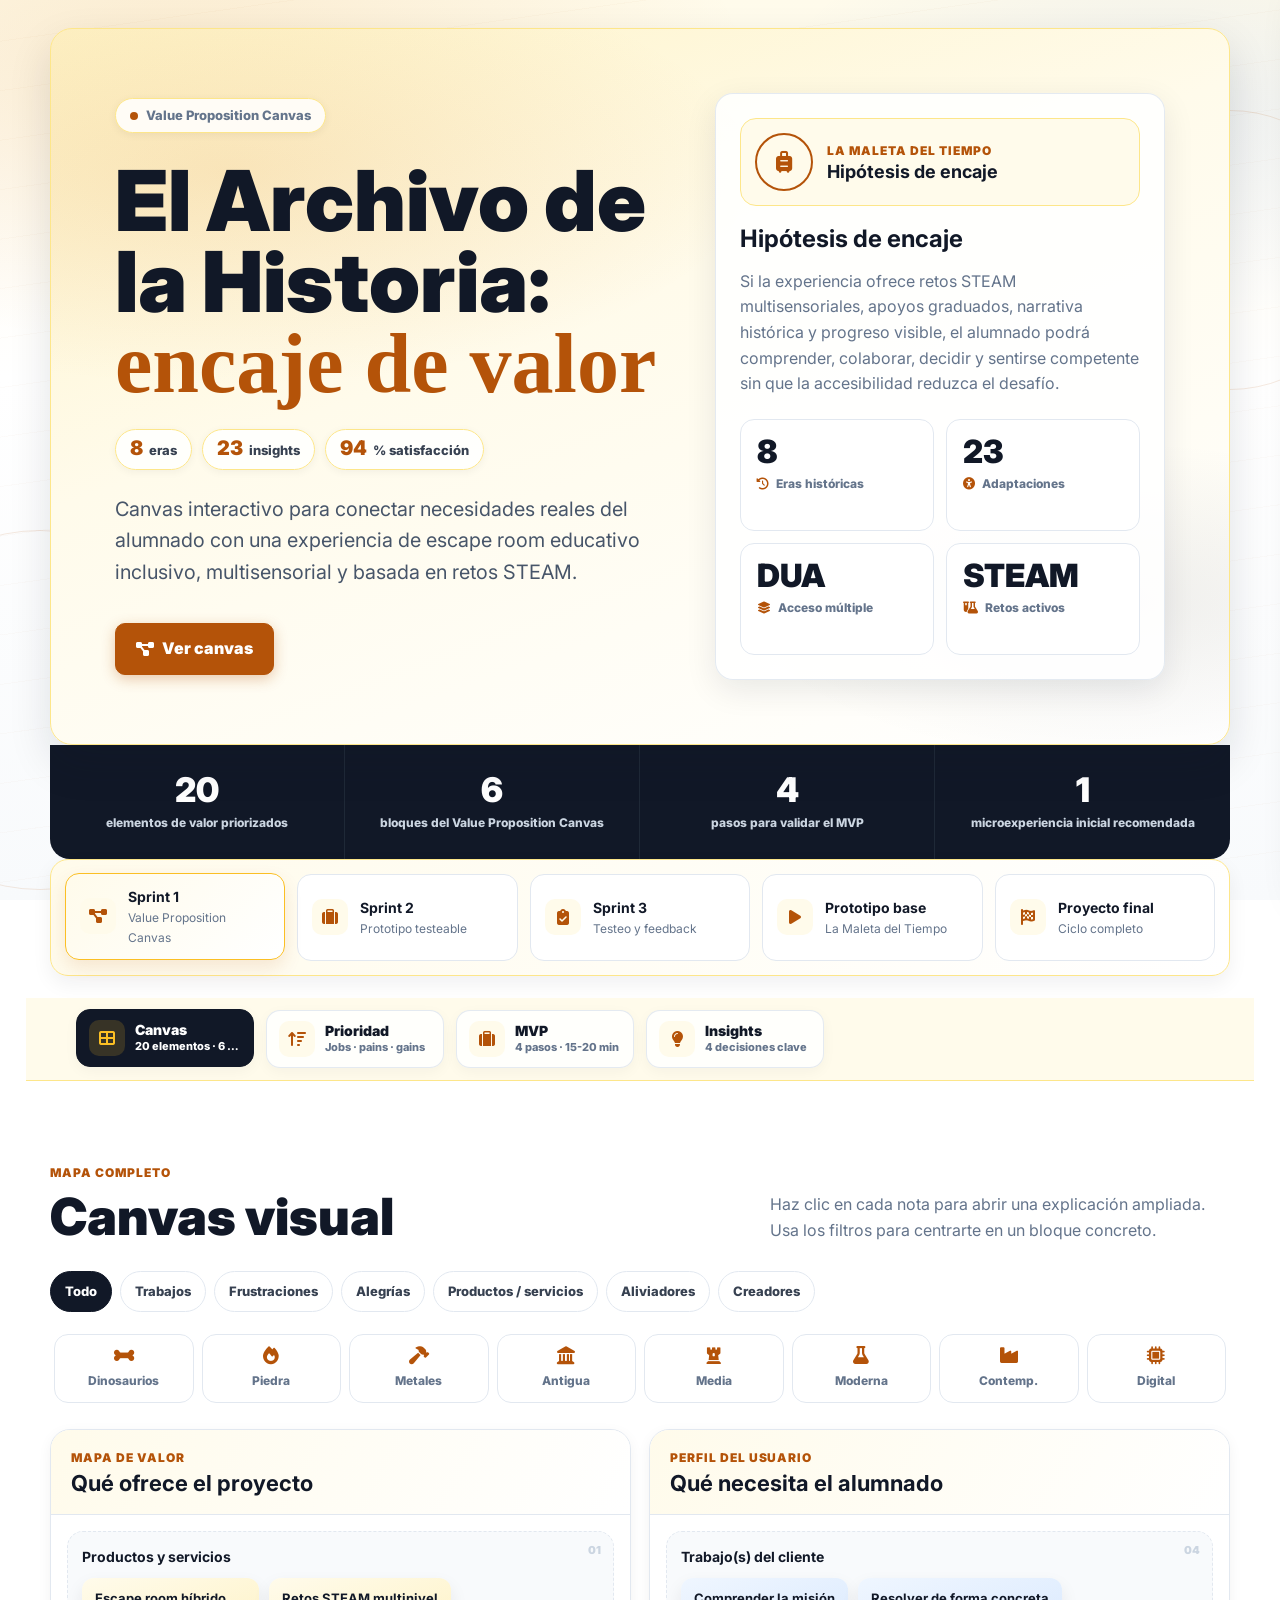
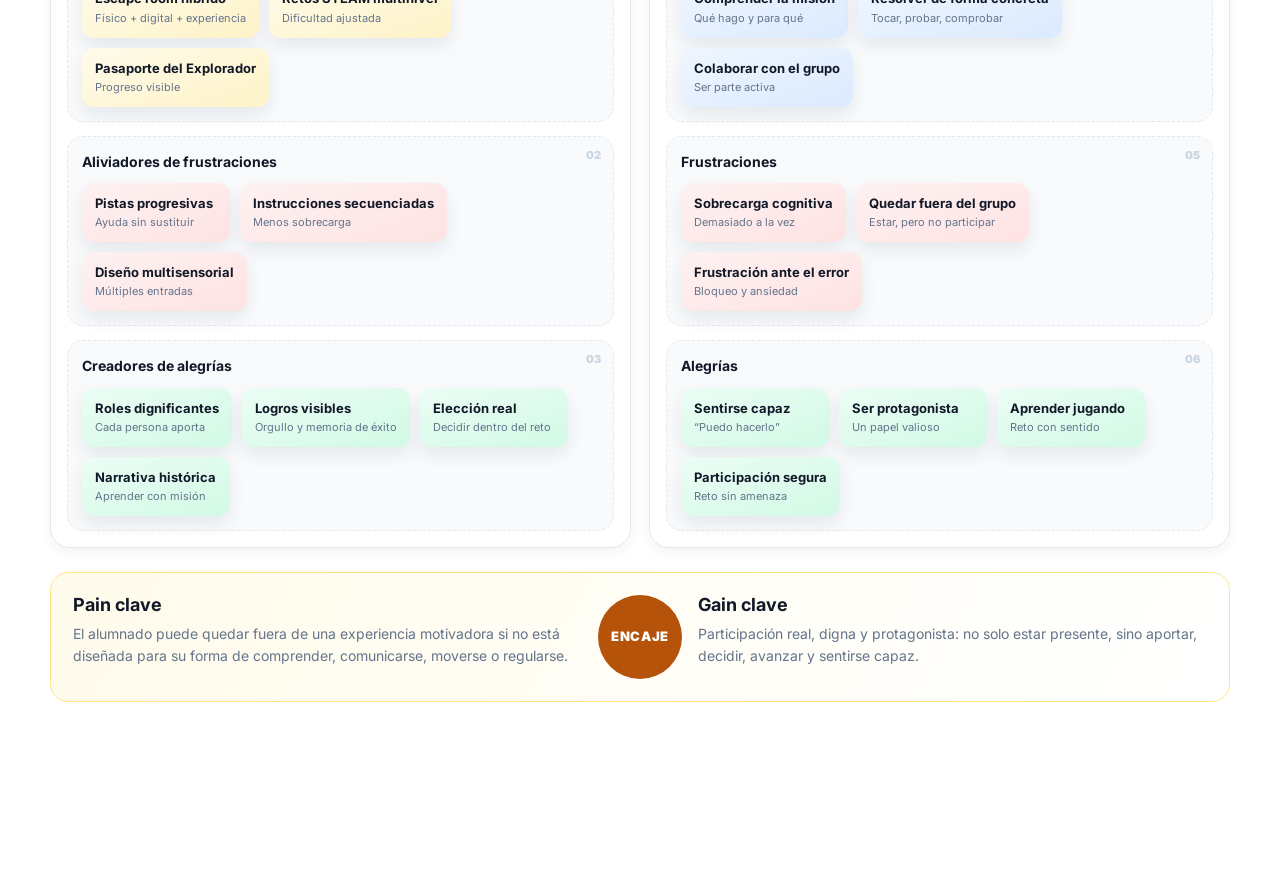
<file: sprint1.html>
<!doctype html>
<html lang="es">
<head>
  <meta charset="utf-8">
  <meta name="viewport" content="width=device-width, initial-scale=1">
  <title>Value Proposition Canvas | El Archivo de la Historia</title>
  <meta name="description" content="Value Proposition Canvas interactivo para El Archivo de la Historia y La Maleta del Tiempo.">
  <link rel="preconnect" href="https://fonts.googleapis.com">
  <link rel="preconnect" href="https://fonts.gstatic.com" crossorigin>
  <link href="https://fonts.googleapis.com/css2?family=Inter:wght@400;500;600;700;800;900&display=swap" rel="stylesheet">
  <link rel="stylesheet" href="https://cdnjs.cloudflare.com/ajax/libs/font-awesome/6.5.1/css/all.min.css">
  <link rel="stylesheet" href="styles.css?v=9">
  <link rel="stylesheet" href="sprint1.css?v=1">
</head>
<body>
  <div class="time-orbit" aria-hidden="true">
    <span></span><span></span><span></span>
  </div>
  <div class="page-shell">
    <header class="hero" id="inicio">
      <div class="hero__content">
        <p class="kicker"><span></span> Value Proposition Canvas</p>
        <h1>El Archivo de la Historia: <em>encaje de valor</em></h1>
        <div class="hero-kpis" aria-label="Datos clave del canvas">
          <span><strong>8</strong> eras</span>
          <span><strong id="adaptationCount">23</strong> insights</span>
          <span><strong>94</strong>% satisfacción</span>
        </div>
        <p class="hero__lead">
          Canvas interactivo para conectar necesidades reales del alumnado con una experiencia de escape room
          educativo inclusivo, multisensorial y basada en retos STEAM.
        </p>
        <div class="hero__actions">
          <a class="btn btn--primary" href="#canvas" data-go="canvas"><i class="fa-solid fa-diagram-project"></i> Ver canvas</a>
        </div>
      </div>

      <aside class="summary-panel" aria-label="Resumen del proyecto">
        <div class="time-card">
          <div class="time-card__ring">
            <i class="fa-solid fa-suitcase-rolling"></i>
          </div>
          <div>
            <span>La Maleta del Tiempo</span>
            <strong>Hipótesis de encaje</strong>
          </div>
        </div>
        <h2>Hipótesis de encaje</h2>
        <p>
          Si la experiencia ofrece retos STEAM multisensoriales, apoyos graduados,
          narrativa histórica y progreso visible, el alumnado podrá comprender,
          colaborar, decidir y sentirse competente sin que la accesibilidad reduzca el desafío.
        </p>
        <div class="metric-grid">
          <div class="metric"><strong>8</strong><span><i class="fa-solid fa-clock-rotate-left"></i> Eras históricas</span></div>
          <div class="metric"><strong>23</strong><span><i class="fa-solid fa-universal-access"></i> Adaptaciones</span></div>
          <div class="metric"><strong>DUA</strong><span><i class="fa-solid fa-layer-group"></i> Acceso múltiple</span></div>
          <div class="metric"><strong>STEAM</strong><span><i class="fa-solid fa-flask-vial"></i> Retos activos</span></div>
        </div>
      </aside>
    </header>

    <section class="stats-bar" aria-label="Resumen ejecutivo">
      <div class="stat"><strong>20</strong><span>elementos de valor priorizados</span></div>
      <div class="stat"><strong>6</strong><span>bloques del Value Proposition Canvas</span></div>
      <div class="stat"><strong>4</strong><span>pasos para validar el MVP</span></div>
      <div class="stat"><strong>1</strong><span>microexperiencia inicial recomendada</span></div>
    </section>

    <nav class="project-dock" aria-label="Navegación del proyecto">
      <a href="sprint1.html" class="is-here" aria-current="page"><i class="fa-solid fa-diagram-project"></i><div><strong>Sprint 1</strong><small>Value Proposition Canvas</small></div></a>
      <a href="sprint2.html"><i class="fa-solid fa-suitcase"></i><div><strong>Sprint 2</strong><small>Prototipo testeable</small></div></a>
      <a href="sprint3.html"><i class="fa-solid fa-clipboard-check"></i><div><strong>Sprint 3</strong><small>Testeo y feedback</small></div></a>
      <a href="index.html"><i class="fa-solid fa-play"></i><div><strong>Prototipo base</strong><small>La Maleta del Tiempo</small></div></a>
      <a href="final.html"><i class="fa-solid fa-flag-checkered"></i><div><strong>Proyecto final</strong><small>Ciclo completo</small></div></a>
    </nav>

    <nav class="nav" aria-label="Navegación principal">
      <button class="active" type="button" data-section="canvas">
        <i class="fa-solid fa-table-cells-large"></i>
        <span><strong>Canvas</strong><small>20 elementos · 6 bloques</small></span>
      </button>
      <button type="button" data-section="prioridad">
        <i class="fa-solid fa-arrow-up-wide-short"></i>
        <span><strong>Prioridad</strong><small>Jobs · pains · gains</small></span>
      </button>
      <button type="button" data-section="prototipo">
        <i class="fa-solid fa-suitcase"></i>
        <span><strong>MVP</strong><small>4 pasos · 15-20 min</small></span>
      </button>
      <button type="button" data-section="insights">
        <i class="fa-solid fa-lightbulb"></i>
        <span><strong>Insights</strong><small>4 decisiones clave</small></span>
      </button>
    </nav>

    <main>
      <section id="canvas" class="section active" aria-labelledby="canvas-title">
        <div class="section-heading">
          <div>
            <span class="section-label">Mapa completo</span>
            <h2 id="canvas-title">Canvas visual</h2>
          </div>
          <p>Haz clic en cada nota para abrir una explicación ampliada. Usa los filtros para centrarte en un bloque concreto.</p>
        </div>

        <div class="filters" aria-label="Filtros del canvas">
          <button class="chip active" type="button" data-filter="all">Todo</button>
          <button class="chip" type="button" data-filter="jobs">Trabajos</button>
          <button class="chip" type="button" data-filter="pains">Frustraciones</button>
          <button class="chip" type="button" data-filter="gains">Alegrías</button>
          <button class="chip" type="button" data-filter="products">Productos / servicios</button>
          <button class="chip" type="button" data-filter="relievers">Aliviadores</button>
          <button class="chip" type="button" data-filter="creators">Creadores</button>
        </div>

        <div class="timeline-strip" aria-label="Recorrido de eras">
          <span><i class="fa-solid fa-bone"></i> Dinosaurios</span>
          <span><i class="fa-solid fa-fire"></i> Piedra</span>
          <span><i class="fa-solid fa-hammer"></i> Metales</span>
          <span><i class="fa-solid fa-landmark"></i> Antigua</span>
          <span><i class="fa-solid fa-chess-rook"></i> Media</span>
          <span><i class="fa-solid fa-flask"></i> Moderna</span>
          <span><i class="fa-solid fa-industry"></i> Contemp.</span>
          <span><i class="fa-solid fa-microchip"></i> Digital</span>
        </div>

        <div class="canvas-board">
          <article class="canvas-panel value-map">
            <header class="panel-header">
              <span>Mapa de valor</span>
              <h3>Qué ofrece el proyecto</h3>
            </header>

            <div class="canvas-grid">
              <div class="canvas-block" data-mark="01">
                <h4>Productos y servicios</h4>
                <div class="postits">
                  <button class="postit postit--gold" type="button" data-type="products" data-title="Escape room híbrido" data-detail="Una experiencia gamificada que combina maleta física, recursos web, candados digitales, materiales manipulativos y narrativa de viaje temporal." data-priority="Esencial" data-bullets="Maleta del tiempo con compartimentos|Retos por eras históricas|Validaciones físicas y digitales"><strong>Escape room híbrido</strong><small>Físico + digital + experiencia</small></button>
                  <button class="postit postit--gold" type="button" data-type="products" data-title="Retos STEAM multinivel" data-detail="Pruebas de ciencia, tecnología, ingeniería, arte y matemáticas diseñadas con distintos niveles de apoyo para evitar que la dificultad excluya." data-priority="Esencial" data-bullets="Razonamiento concreto|Manipulación de piezas|Códigos, mapas, secuencias y patrones"><strong>Retos STEAM multinivel</strong><small>Dificultad ajustada</small></button>
                  <button class="postit postit--gold" type="button" data-type="products" data-title="Pasaporte del Explorador" data-detail="Sistema de progreso visible que convierte cada avance en una evidencia tangible de logro, autonomía y participación." data-priority="Alta" data-bullets="Sellos por era|Registro de logros|Cierre emocional positivo"><strong>Pasaporte del Explorador</strong><small>Progreso visible</small></button>
                </div>
              </div>

              <div class="canvas-block" data-mark="02">
                <h4>Aliviadores de frustraciones</h4>
                <div class="postits">
                  <button class="postit postit--red" type="button" data-type="relievers" data-title="Pistas progresivas" data-detail="Sistema de ayuda por niveles: orientar, reducir opciones, mostrar ejemplo y guiar paso a paso sin dar la respuesta directamente desde el inicio." data-priority="Esencial" data-bullets="Evita bloqueos|Mantiene autonomía|Reduce frustración ante el error"><strong>Pistas progresivas</strong><small>Ayuda sin sustituir</small></button>
                  <button class="postit postit--red" type="button" data-type="relievers" data-title="Instrucciones secuenciadas" data-detail="Las consignas se dividen en acciones cortas, visuales y verificables para reducir la carga cognitiva y mejorar la comprensión." data-priority="Esencial" data-bullets="Paso 1, paso 2, paso 3|Apoyo pictográfico|Demostración antes del reto"><strong>Instrucciones secuenciadas</strong><small>Menos sobrecarga</small></button>
                  <button class="postit postit--red" type="button" data-type="relievers" data-title="Diseño multisensorial" data-detail="Cada reto puede comprenderse a través de varios canales: imagen, objeto, color con símbolo, textura, audio, gesto o ejemplo físico." data-priority="Alta" data-bullets="Alternativas al color|Texturas y contraste|Materiales accesibles"><strong>Diseño multisensorial</strong><small>Múltiples entradas</small></button>
                </div>
              </div>

              <div class="canvas-block canvas-block--wide" data-mark="03">
                <h4>Creadores de alegrías</h4>
                <div class="postits">
                  <button class="postit postit--green" type="button" data-type="creators" data-title="Roles dignificantes" data-detail="Cada alumno tiene una responsabilidad concreta y reconocible: observador, constructor, comunicador, guardián de pistas, cronista o verificador." data-priority="Esencial" data-bullets="Protagonismo distribuido|Participación visible|Fortalezas individuales"><strong>Roles dignificantes</strong><small>Cada persona aporta</small></button>
                  <button class="postit postit--green" type="button" data-type="creators" data-title="Logros visibles" data-detail="El avance se hace tangible mediante sellos, insignias, mensajes de logro y certificación final, reforzando autoestima y memoria del éxito." data-priority="Alta" data-bullets="Refuerzo positivo|Autoeficacia|Celebración de micro-logros"><strong>Logros visibles</strong><small>Orgullo y memoria de éxito</small></button>
                  <button class="postit postit--green" type="button" data-type="creators" data-title="Elección real" data-detail="Pequeñas decisiones dentro del juego aumentan autonomía: elegir pista, herramienta, orden de microtarea o forma de registrar el avance." data-priority="Alta" data-bullets="Autonomía graduada|Motivación intrínseca|Mayor implicación emocional"><strong>Elección real</strong><small>Decidir dentro del reto</small></button>
                  <button class="postit postit--green" type="button" data-type="creators" data-title="Narrativa histórica" data-detail="El viaje por eras históricas actúa como andamiaje cognitivo, emocional y visual para ordenar la experiencia y recordar aprendizajes." data-priority="Alta" data-bullets="Contexto con sentido|Secuencia temporal|Misión compartida"><strong>Narrativa histórica</strong><small>Aprender con misión</small></button>
                </div>
              </div>
            </div>
          </article>

          <article class="canvas-panel profile-map">
            <header class="panel-header">
              <span>Perfil del usuario</span>
              <h3>Qué necesita el alumnado</h3>
            </header>

            <div class="canvas-grid">
              <div class="canvas-block" data-mark="04">
                <h4>Trabajo(s) del cliente</h4>
                <div class="postits">
                  <button class="postit postit--blue" type="button" data-type="jobs" data-title="Comprender la misión" data-detail="El primer trabajo del usuario es entender qué ocurre, qué tiene que hacer, con quién participa y cómo sabe que ha avanzado." data-priority="Muy importante" data-bullets="Orientación inicial|Comprensión de normas|Secuencia clara de acción"><strong>Comprender la misión</strong><small>Qué hago y para qué</small></button>
                  <button class="postit postit--blue" type="button" data-type="jobs" data-title="Resolver de forma concreta" data-detail="El alumnado necesita transformar conceptos abstractos en acciones manipulativas: tocar, ordenar, comparar, clasificar, construir y comprobar." data-priority="Muy importante" data-bullets="Aprendizaje práctico|Razonamiento concreto|Acción observable"><strong>Resolver de forma concreta</strong><small>Tocar, probar, comprobar</small></button>
                  <button class="postit postit--blue" type="button" data-type="jobs" data-title="Colaborar con el grupo" data-detail="Participar implica esperar turnos, compartir materiales, escuchar, pedir ayuda y aportar desde una fortaleza concreta." data-priority="Alta" data-bullets="Turnos y comunicación|Interdependencia positiva|Ayuda entre iguales"><strong>Colaborar con el grupo</strong><small>Ser parte activa</small></button>
                </div>
              </div>

              <div class="canvas-block" data-mark="05">
                <h4>Frustraciones</h4>
                <div class="postits">
                  <button class="postit postit--red" type="button" data-type="pains" data-title="Sobrecarga cognitiva" data-detail="Demasiadas instrucciones, pasos simultáneos o información abstracta pueden bloquear al usuario antes de iniciar el reto." data-priority="Extrema" data-bullets="Memoria de trabajo limitada|Dificultad con secuencias largas|Necesidad de estructura predecible"><strong>Sobrecarga cognitiva</strong><small>Demasiado a la vez</small></button>
                  <button class="postit postit--red" type="button" data-type="pains" data-title="Quedar fuera del grupo" data-detail="Si la prueba favorece solo lectura rápida o abstracción, algunos alumnos quedan como espectadores aunque la actividad sea grupal." data-priority="Extrema" data-bullets="Participación desigual|Pérdida de autoestima|Dependencia de otros"><strong>Quedar fuera del grupo</strong><small>Estar, pero no participar</small></button>
                  <button class="postit postit--red" type="button" data-type="pains" data-title="Frustración ante el error" data-detail="El error puede vivirse como fracaso si no hay pistas graduadas, validación inmediata y lenguaje de crecimiento." data-priority="Alta" data-bullets="Ansiedad|Bloqueo|Abandono del reto"><strong>Frustración ante el error</strong><small>Bloqueo y ansiedad</small></button>
                </div>
              </div>

              <div class="canvas-block canvas-block--wide" data-mark="06">
                <h4>Alegrías</h4>
                <div class="postits">
                  <button class="postit postit--green" type="button" data-type="gains" data-title="Sentirse capaz" data-detail="La alegría más transformadora es experimentar competencia real: entender, decidir, aportar y avanzar con apoyos dignos." data-priority="Esencial" data-bullets="Autoeficacia|Orgullo personal|Motivación para repetir"><strong>Sentirse capaz</strong><small>“Puedo hacerlo”</small></button>
                  <button class="postit postit--green" type="button" data-type="gains" data-title="Ser protagonista" data-detail="El alumnado desea tener un papel visible dentro del grupo, no solo recibir ayuda o mirar cómo otros resuelven." data-priority="Esencial" data-bullets="Liderazgo emergente|Reconocimiento social|Identidad positiva"><strong>Ser protagonista</strong><small>Un papel valioso</small></button>
                  <button class="postit postit--green" type="button" data-type="gains" data-title="Aprender jugando" data-detail="La experiencia de misión, misterio, objetos y progreso convierte el aprendizaje en una acción significativa y memorable." data-priority="Alta" data-bullets="Atención sostenida|Curiosidad|Recuerdo emocional"><strong>Aprender jugando</strong><small>Reto con sentido</small></button>
                  <button class="postit postit--green" type="button" data-type="gains" data-title="Participación segura" data-detail="La seguridad emocional permite explorar, equivocarse, pedir ayuda y volver a intentarlo sin miedo a ser juzgado." data-priority="Alta" data-bullets="Confianza|Clima de respeto|Regulación emocional"><strong>Participación segura</strong><small>Reto sin amenaza</small></button>
                </div>
              </div>
            </div>
          </article>
        </div>

        <div class="fit-strip">
          <div>
            <h3>Pain clave</h3>
            <p>El alumnado puede quedar fuera de una experiencia motivadora si no está diseñada para su forma de comprender, comunicarse, moverse o regularse.</p>
          </div>
          <div class="fit-strip__bridge" aria-hidden="true">Encaje</div>
          <div>
            <h3>Gain clave</h3>
            <p>Participación real, digna y protagonista: no solo estar presente, sino aportar, decidir, avanzar y sentirse capaz.</p>
          </div>
        </div>
      </section>

      <section id="prioridad" class="section" aria-labelledby="prioridad-title">
        <div class="section-heading">
          <div>
            <span class="section-label">Decisión de alcance</span>
            <h2 id="prioridad-title">Priorización</h2>
          </div>
          <p>Ordena qué debe entrar en el primer prototipo y qué puede quedar para iteraciones posteriores.</p>
        </div>

        <div class="priority-grid">
          <article class="priority-card">
            <h3>Importancia de trabajos</h3>
            <p>Lo más importante es que el alumnado entienda, actúe y colabore.</p>
            <div class="axis">
              <span class="axis__top">Muy importante</span><span class="axis__bottom">Menos prioritario</span>
              <div class="priority-item p1"><strong>Comprender la misión</strong><span>Sin orientación no hay experiencia posible.</span></div>
              <div class="priority-item p2"><strong>Resolver de forma concreta</strong><span>La acción manipulativa abre el acceso al contenido.</span></div>
              <div class="priority-item p3"><strong>Colaborar con el grupo</strong><span>Necesita roles claros para evitar participación desigual.</span></div>
              <div class="priority-item p4"><strong>Autorregularse</strong><span>Debe estar presente en el diseño, aunque se mida después.</span></div>
            </div>
          </article>

          <article class="priority-card">
            <h3>Gravedad de frustraciones</h3>
            <p>La mayor amenaza es que el reto excluya por diseño.</p>
            <div class="axis axis--red">
              <span class="axis__top">Extrema</span><span class="axis__bottom">Moderada</span>
              <div class="priority-item p1"><strong>Quedar fuera del grupo</strong><span>Dolor emocional y social más crítico.</span></div>
              <div class="priority-item p2"><strong>Sobrecarga cognitiva</strong><span>Bloquea la entrada a la actividad.</span></div>
              <div class="priority-item p3"><strong>Frustración ante el error</strong><span>Puede provocar abandono o dependencia.</span></div>
              <div class="priority-item p4"><strong>Estímulos no adaptados</strong><span>Relevante para perfiles sensoriales y atencionales.</span></div>
            </div>
          </article>

          <article class="priority-card">
            <h3>Relevancia de alegrías</h3>
            <p>El prototipo debe demostrar que accesibilidad y reto pueden convivir.</p>
            <div class="axis axis--green">
              <span class="axis__top">Esencial</span><span class="axis__bottom">Deseable</span>
              <div class="priority-item p1"><strong>Sentirse capaz</strong><span>Corazón emocional de la propuesta.</span></div>
              <div class="priority-item p2"><strong>Ser protagonista</strong><span>Convierte la inclusión en participación visible.</span></div>
              <div class="priority-item p3"><strong>Aprender jugando</strong><span>Activa motivación y recuerdo.</span></div>
              <div class="priority-item p4"><strong>Elegir y decidir</strong><span>Potencia autonomía, pero puede crecer por iteraciones.</span></div>
            </div>
          </article>
        </div>

        <div class="result-bars-wrap">
          <h3>Encaje previsto en el primer prototipo</h3>
          <div class="result-bar-row"><span>Comprensión</span><div><b style="width:88%"></b></div><strong>88%</strong></div>
          <div class="result-bar-row"><span>Participación</span><div><b style="width:92%"></b></div><strong>92%</strong></div>
          <div class="result-bar-row"><span>Autonomía guiada</span><div><b style="width:78%"></b></div><strong>78%</strong></div>
          <div class="result-bar-row"><span>Barrera reducida</span><div><b style="width:84%"></b></div><strong>84%</strong></div>
        </div>
      </section>

      <section id="prototipo" class="section" aria-labelledby="prototipo-title">
        <div class="section-heading">
          <div>
            <span class="section-label">Primer experimento</span>
            <h2 id="prototipo-title">Prototipo MVP</h2>
          </div>
          <p>Primer prototipo recomendado para validar el encaje problema-solución con usuarios reales.</p>
        </div>

        <div class="prototype-flow">
          <article class="flow-step"><span>1</span><h3>Microexperiencia</h3><p>Una única era histórica completa con narrativa breve, reto manipulativo, apoyo visual, pista progresiva y validación final.</p></article>
          <article class="flow-step"><span>2</span><h3>Participación guiada</h3><p>Roles sencillos para que cada alumno tenga una acción útil: observar, colocar, comprobar, comunicar o sellar.</p></article>
          <article class="flow-step"><span>3</span><h3>Medición rápida</h3><p>Registrar comprensión de instrucciones, participación, necesidad de pistas, frustración, colaboración y satisfacción final.</p></article>
          <article class="flow-step"><span>4</span><h3>Aprendizaje validado</h3><p>Iterar dificultad, apoyos y tiempos según lo observado antes de ampliar a más eras o añadir tecnología avanzada.</p></article>
        </div>

        <div class="executive">
          <h2>MVP recomendado</h2>
          <p>Un reto de 15-20 minutos de la Maleta del Tiempo, perteneciente a una sola era, con materiales físicos, instrucciones visuales, tres niveles de pista, rol para cada participante, validación inmediata y pasaporte de logro. El objetivo no es probar toda la plataforma ni todo el escape room, sino comprobar si el alumnado comprende la misión, participa de forma activa, tolera el reto y experimenta sensación de logro.</p>
        </div>
      </section>

      <section id="insights" class="section" aria-labelledby="insights-title">
        <div class="section-heading">
          <div>
            <span class="section-label">Criterios de diseño</span>
            <h2 id="insights-title">Insights estratégicos</h2>
          </div>
          <p>Ideas fuerza para tomar decisiones de diseño antes del prototipado.</p>
        </div>

        <div class="insight-grid">
          <article class="insight-card"><h3>1. La accesibilidad no debe aparecer al final</h3><p>El valor diferencial está en diseñar para la diversidad desde el origen. Cuando la ayuda forma parte del material, el alumno no siente que recibe una excepción, sino que el juego está pensado para que pueda participar.</p></article>
          <article class="insight-card"><h3>2. El reto debe ser alcanzable, no fácil</h3><p>La inclusión no consiste en rebajar el desafío, sino en construir varios caminos hacia el logro. Un buen prototipo debe mantener misterio, esfuerzo y descubrimiento, pero eliminar barreras innecesarias.</p></article>
          <article class="insight-card"><h3>3. El progreso visible es memoria emocional</h3><p>El pasaporte, los sellos y las insignias no son decoración: convierten el avance en evidencia tangible y ayudan al alumnado a recordar que pudo superar el reto.</p></article>
          <article class="insight-card"><h3>4. La colaboración necesita diseño</h3><p>No basta con poner al alumnado en grupo. La participación equitativa exige roles, microtareas complementarias y momentos donde distintas fortalezas puedan liderar.</p></article>
        </div>

        <div class="executive">
          <h2>Valoración ejecutiva</h2>
          <p>El Archivo de la Historia convierte la inclusión en una experiencia tangible: no adapta al final, sino que diseña desde el inicio para que todos puedan participar. Su valor estratégico reside en unir narrativa, manipulación, apoyos visuales, tecnología accesible y retos STEAM multinivel para transformar barreras en oportunidades de aprendizaje. El proyecto no se limita a enseñar contenidos históricos o científicos; crea situaciones donde el alumnado con discapacidad intelectual o necesidades educativas especiales puede comprender, decidir, colaborar y liderar. La idea fuerza es clara: la accesibilidad no reduce el reto, sino que permite que el reto sea verdaderamente compartido.</p>
        </div>
      </section>
    </main>
  </div>

  <div class="drawer-backdrop" id="drawerBackdrop" hidden></div>
  <aside class="drawer" id="drawer" aria-live="polite" aria-label="Detalle del elemento seleccionado" aria-hidden="true">
    <button class="drawer__close" id="drawerClose" type="button" aria-label="Cerrar">×</button>
    <span class="drawer__category" id="drawerCategory">Categoría</span>
    <h2 id="drawerTitle">Título</h2>
    <p id="drawerDetail">Detalle</p>
    <ul id="drawerBullets"></ul>
    <span class="drawer__badge" id="drawerPriority">Prioridad</span>
  </aside>

  <script src="sprint1.js?v=1"></script>
</body>
</html>
</file>
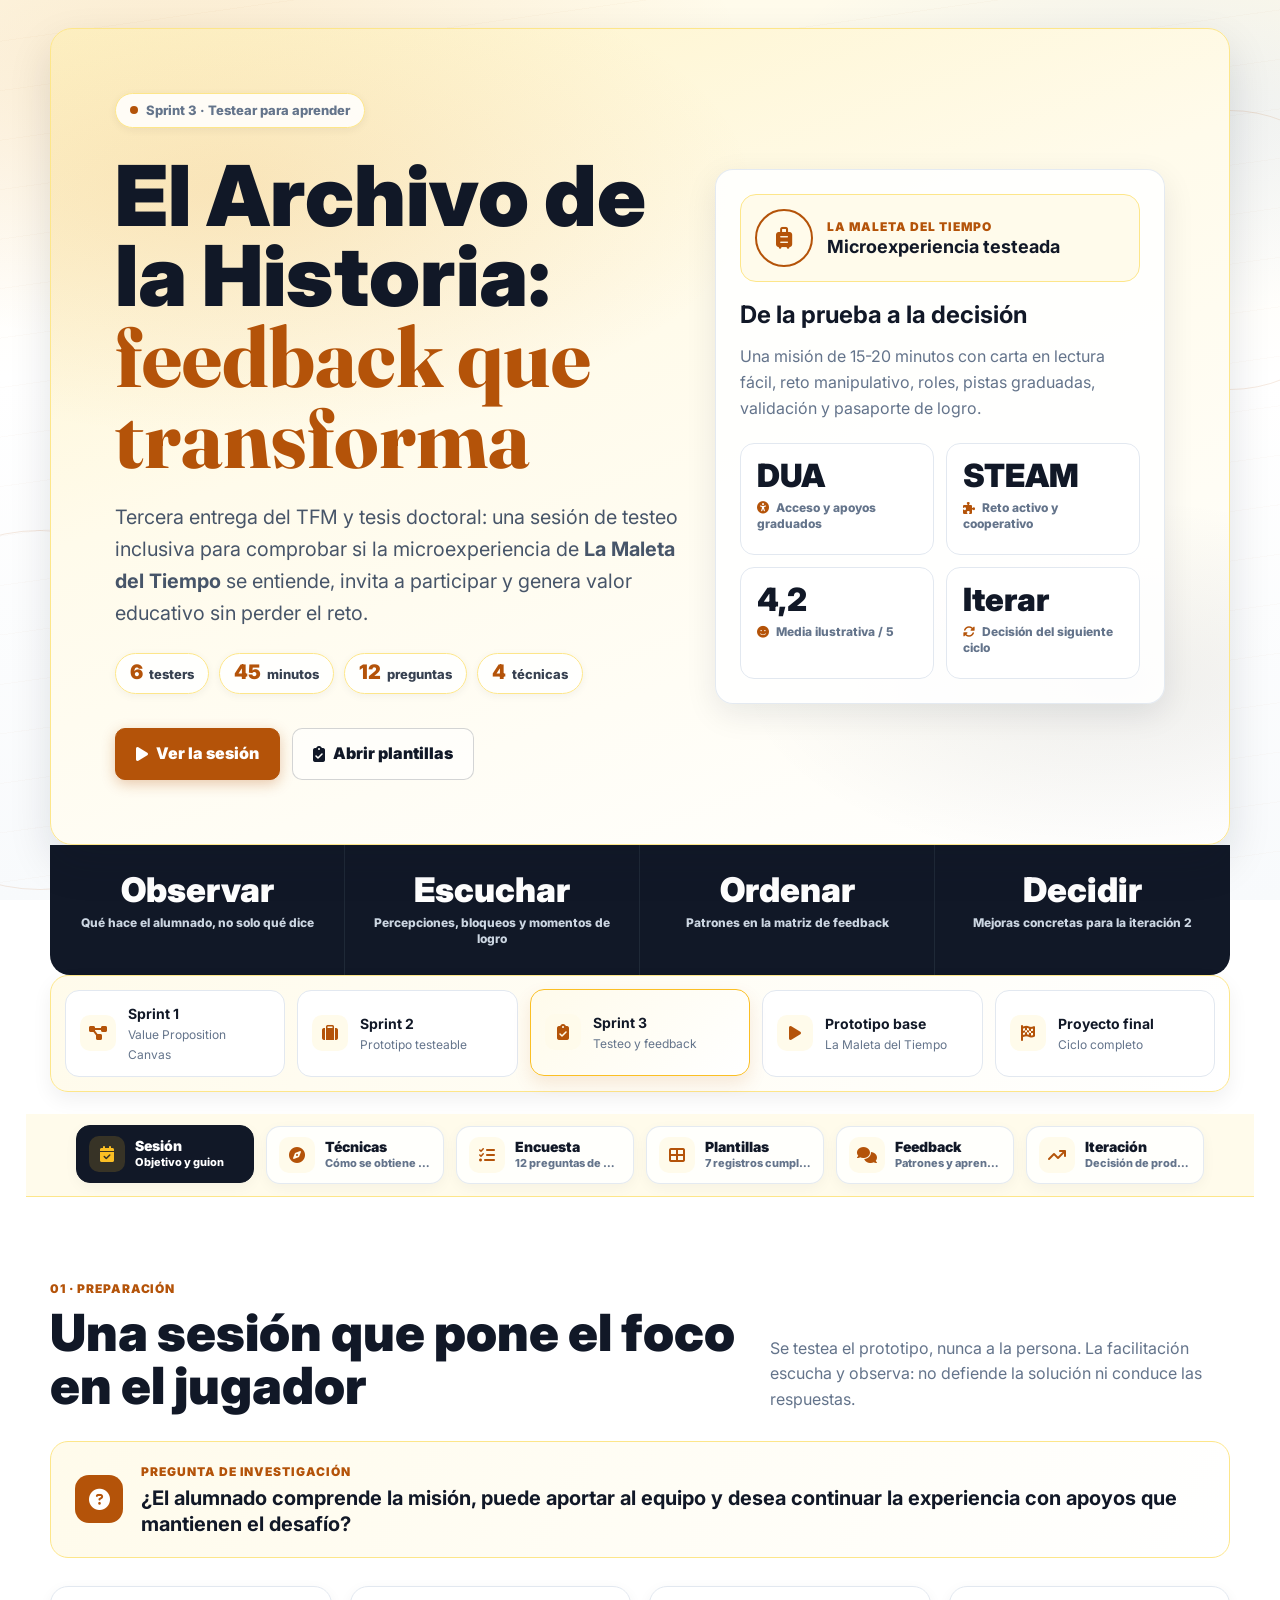
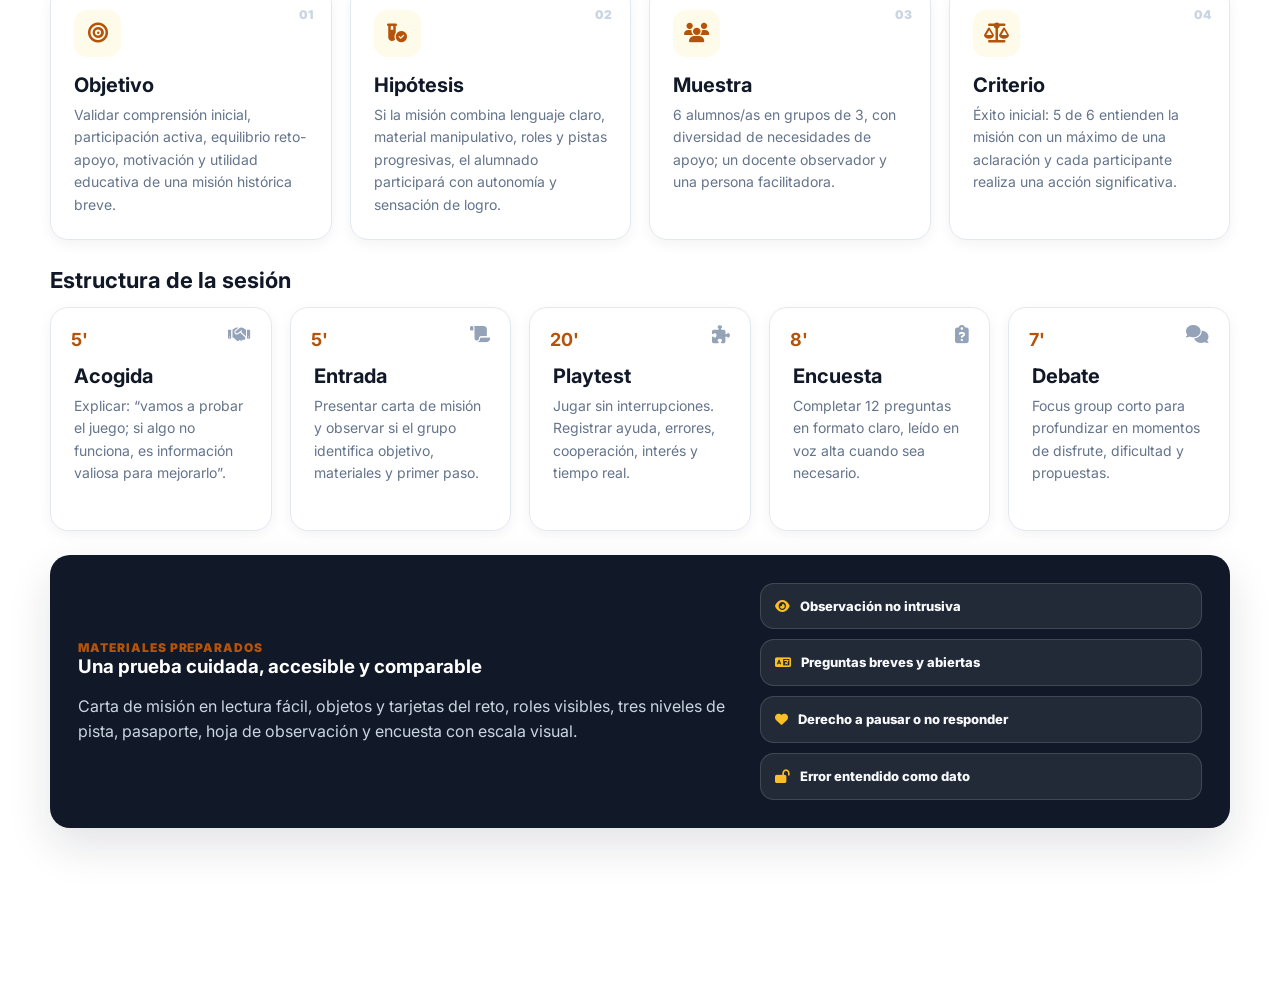
<file: sprint3.html>
<!doctype html>
<html lang="es">
<head>
  <meta charset="utf-8">
  <meta name="viewport" content="width=device-width, initial-scale=1">
  <title>Sprint 3 · Testeo y aprendizaje validado | El Archivo de la Historia</title>
  <meta name="description" content="Sprint 3 de El Archivo de la Historia: sesión de testeo, encuesta de validación, plantillas web y aprendizaje validado.">
  <link rel="preconnect" href="https://fonts.googleapis.com">
  <link rel="preconnect" href="https://fonts.gstatic.com" crossorigin>
  <link href="https://fonts.googleapis.com/css2?family=Fraunces:opsz,wght@9..144,600;9..144,750&family=Inter:wght@400;500;600;700;800;900&display=swap" rel="stylesheet">
  <link rel="stylesheet" href="https://cdnjs.cloudflare.com/ajax/libs/font-awesome/6.5.1/css/all.min.css">
  <link rel="stylesheet" href="styles.css?v=9">
  <link rel="stylesheet" href="sprint3.css?v=4">
</head>
<body>
  <div class="time-orbit" aria-hidden="true"><span></span><span></span><span></span></div>

  <div class="page-shell">
    <header class="hero" id="inicio">
      <div class="hero__content">
        <p class="kicker"><span></span> Sprint 3 · Testear para aprender</p>
        <h1>El Archivo de la Historia: <em>feedback que transforma</em></h1>
        <p class="hero__lead">Tercera entrega del TFM y tesis doctoral: una sesión de testeo inclusiva para comprobar si la microexperiencia de <strong>La Maleta del Tiempo</strong> se entiende, invita a participar y genera valor educativo sin perder el reto.</p>
        <div class="hero-kpis" aria-label="Datos clave del sprint">
          <span><strong>6</strong> testers</span>
          <span><strong>45</strong> minutos</span>
          <span><strong>12</strong> preguntas</span>
          <span><strong>4</strong> técnicas</span>
        </div>
        <div class="hero__actions">
          <a class="btn btn--primary" href="#sesion" data-go="sesion"><i class="fa-solid fa-play"></i> Ver la sesión</a>
          <a class="btn btn--ghost" href="#plantillas" data-go="plantillas"><i class="fa-solid fa-clipboard-check"></i> Abrir plantillas</a>
        </div>
      </div>

      <aside class="summary-panel" aria-label="Resumen del ciclo de validación">
        <div class="time-card">
          <div class="time-card__ring"><i class="fa-solid fa-suitcase-rolling"></i></div>
          <div><span>La Maleta del Tiempo</span><strong>Microexperiencia testeada</strong></div>
        </div>
        <h2>De la prueba a la decisión</h2>
        <p>Una misión de 15-20 minutos con carta en lectura fácil, reto manipulativo, roles, pistas graduadas, validación y pasaporte de logro.</p>
        <div class="metric-grid">
          <div class="metric"><strong>DUA</strong><span><i class="fa-solid fa-universal-access"></i> Acceso y apoyos graduados</span></div>
          <div class="metric"><strong>STEAM</strong><span><i class="fa-solid fa-puzzle-piece"></i> Reto activo y cooperativo</span></div>
          <div class="metric"><strong>4,2</strong><span><i class="fa-solid fa-face-smile"></i> Media ilustrativa / 5</span></div>
          <div class="metric"><strong>Iterar</strong><span><i class="fa-solid fa-rotate"></i> Decisión del siguiente ciclo</span></div>
        </div>
      </aside>
    </header>

    <section class="stats-bar" aria-label="Resumen ejecutivo">
      <div class="stat"><strong>Observar</strong><span>Qué hace el alumnado, no solo qué dice</span></div>
      <div class="stat"><strong>Escuchar</strong><span>Percepciones, bloqueos y momentos de logro</span></div>
      <div class="stat"><strong>Ordenar</strong><span>Patrones en la matriz de feedback</span></div>
      <div class="stat"><strong>Decidir</strong><span>Mejoras concretas para la iteración 2</span></div>
    </section>

    <nav class="project-dock" aria-label="Navegación del proyecto">
      <a href="sprint1.html"><i class="fa-solid fa-diagram-project"></i><div><strong>Sprint 1</strong><small>Value Proposition Canvas</small></div></a>
      <a href="sprint2.html"><i class="fa-solid fa-suitcase"></i><div><strong>Sprint 2</strong><small>Prototipo testeable</small></div></a>
      <a href="sprint3.html" class="is-here" aria-current="page"><i class="fa-solid fa-clipboard-check"></i><div><strong>Sprint 3</strong><small>Testeo y feedback</small></div></a>
      <a href="index.html"><i class="fa-solid fa-play"></i><div><strong>Prototipo base</strong><small>La Maleta del Tiempo</small></div></a>
      <a href="final.html"><i class="fa-solid fa-flag-checkered"></i><div><strong>Proyecto final</strong><small>Ciclo completo</small></div></a>
    </nav>

    <nav class="nav sprint3-nav" aria-label="Navegación del Sprint 3">
      <button class="active" type="button" data-section="sesion"><i class="fa-solid fa-calendar-check"></i><span><strong>Sesión</strong><small>Objetivo y guion</small></span></button>
      <button type="button" data-section="tecnicas"><i class="fa-solid fa-compass"></i><span><strong>Técnicas</strong><small>Cómo se obtiene feedback</small></span></button>
      <button type="button" data-section="encuesta"><i class="fa-solid fa-list-check"></i><span><strong>Encuesta</strong><small>12 preguntas de validación</small></span></button>
      <button type="button" data-section="plantillas"><i class="fa-solid fa-table-cells-large"></i><span><strong>Plantillas</strong><small>7 registros cumplimentados</small></span></button>
      <button type="button" data-section="matriz"><i class="fa-solid fa-comments"></i><span><strong>Feedback</strong><small>Patrones y aprendizajes</small></span></button>
      <button type="button" data-section="decision"><i class="fa-solid fa-arrow-trend-up"></i><span><strong>Iteración</strong><small>Decisión de producto</small></span></button>
    </nav>

    <main>
      <section id="sesion" class="section active" aria-labelledby="sesion-title">
        <div class="section-heading">
          <div><span class="section-label">01 · Preparación</span><h2 id="sesion-title">Una sesión que pone el foco en el jugador</h2></div>
          <p>Se testea el prototipo, nunca a la persona. La facilitación escucha y observa: no defiende la solución ni conduce las respuestas.</p>
        </div>

        <div class="s3-question-band">
          <i class="fa-solid fa-circle-question"></i>
          <div><span>Pregunta de investigación</span><strong>¿El alumnado comprende la misión, puede aportar al equipo y desea continuar la experiencia con apoyos que mantienen el desafío?</strong></div>
        </div>

        <div class="s3-protocol-grid">
          <article><span class="s3-step">01</span><i class="fa-solid fa-bullseye"></i><h3>Objetivo</h3><p>Validar comprensión inicial, participación activa, equilibrio reto-apoyo, motivación y utilidad educativa de una misión histórica breve.</p></article>
          <article><span class="s3-step">02</span><i class="fa-solid fa-vial-circle-check"></i><h3>Hipótesis</h3><p>Si la misión combina lenguaje claro, material manipulativo, roles y pistas progresivas, el alumnado participará con autonomía y sensación de logro.</p></article>
          <article><span class="s3-step">03</span><i class="fa-solid fa-users"></i><h3>Muestra</h3><p>6 alumnos/as en grupos de 3, con diversidad de necesidades de apoyo; un docente observador y una persona facilitadora.</p></article>
          <article><span class="s3-step">04</span><i class="fa-solid fa-scale-balanced"></i><h3>Criterio</h3><p>Éxito inicial: 5 de 6 entienden la misión con un máximo de una aclaración y cada participante realiza una acción significativa.</p></article>
        </div>

        <h3 class="s3-session-structure-title">Estructura de la sesión</h3>

        <div class="s3-session-map" aria-label="Secuencia de la sesión de testeo">
          <article><b>5'</b><i class="fa-solid fa-handshake"></i><h3>Acogida</h3><p>Explicar: “vamos a probar el juego; si algo no funciona, es información valiosa para mejorarlo”.</p></article>
          <article><b>5'</b><i class="fa-solid fa-scroll"></i><h3>Entrada</h3><p>Presentar carta de misión y observar si el grupo identifica objetivo, materiales y primer paso.</p></article>
          <article><b>20'</b><i class="fa-solid fa-puzzle-piece"></i><h3>Playtest</h3><p>Jugar sin interrupciones. Registrar ayuda, errores, cooperación, interés y tiempo real.</p></article>
          <article><b>8'</b><i class="fa-solid fa-clipboard-question"></i><h3>Encuesta</h3><p>Completar 12 preguntas en formato claro, leído en voz alta cuando sea necesario.</p></article>
          <article><b>7'</b><i class="fa-solid fa-comments"></i><h3>Debate</h3><p>Focus group corto para profundizar en momentos de disfrute, dificultad y propuestas.</p></article>
        </div>

        <div class="method-band s3-method-band">
          <div><span class="section-label">Materiales preparados</span><h3>Una prueba cuidada, accesible y comparable</h3><p>Carta de misión en lectura fácil, objetos y tarjetas del reto, roles visibles, tres niveles de pista, pasaporte, hoja de observación y encuesta con escala visual.</p></div>
          <div class="method-list"><span><i class="fa-solid fa-eye"></i> Observación no intrusiva</span><span><i class="fa-solid fa-language"></i> Preguntas breves y abiertas</span><span><i class="fa-solid fa-heart"></i> Derecho a pausar o no responder</span><span><i class="fa-solid fa-lock-open"></i> Error entendido como dato</span></div>
        </div>
      </section>

      <section id="tecnicas" class="section" aria-labelledby="tecnicas-title">
        <div class="section-heading">
          <div><span class="section-label">02 · Obtención de feedback</span><h2 id="tecnicas-title">Cuatro miradas sobre la misma experiencia</h2></div>
          <p>Se combinan datos de comportamiento, respuestas individuales y conversación grupal para no confundir una opinión puntual con un patrón de uso.</p>
        </div>
        <div class="s3-technique-grid">
          <article class="s3-technique-card"><span class="card-icon"><i class="fa-solid fa-gamepad"></i></span><h3>Playtest</h3><p>La técnica principal: el grupo juega la misión completa. No se interrumpe el juego salvo bloqueo o necesidad de apoyo.</p><ul><li>Tiempo, pistas y bloqueos</li><li>Curva de interés por momentos</li><li>Roles y cooperación reales</li></ul></article>
          <article class="s3-technique-card"><span class="card-icon"><i class="fa-solid fa-clipboard-list"></i></span><h3>Test de usuario</h3><p>Registro por tarea de la interacción observable: misión, reto, pista, validación y cierre.</p><ul><li>¿Lo logra? Sí / con ayuda / no</li><li>Qué gusta, extraña o confunde</li><li>Evidencias inmediatas</li></ul></article>
          <article class="s3-technique-card"><span class="card-icon"><i class="fa-solid fa-user-group"></i></span><h3>Focus group adaptado</h3><p>Conversación breve al final para comparar experiencias y permitir que las ideas se construyan entre iguales.</p><ul><li>Preguntas concretas y visuales</li><li>Moderación sin influir</li><li>Voz del alumnado y del docente</li></ul></article>
          <article class="s3-technique-card"><span class="card-icon"><i class="fa-solid fa-magnifying-glass-chart"></i></span><h3>Entrevista cualitativa</h3><p>Profundiza en una experiencia individual, especialmente si aparece una barrera o un logro que merece ser entendido.</p><ul><li>Descubrimientos y necesidades</li><li>Impacto emocional</li><li>Preguntas que quedan abiertas</li></ul></article>
        </div>

        <div class="s3-evidence-strip">
          <div><span class="section-label">Qué se registra</span><h3>Indicadores observables</h3></div>
          <div class="s3-indicator-pills"><span><i class="fa-solid fa-lightbulb"></i> Comprensión</span><span><i class="fa-solid fa-hand"></i> Acción</span><span><i class="fa-solid fa-people-group"></i> Participación</span><span><i class="fa-solid fa-stairs"></i> Uso de pistas</span><span><i class="fa-solid fa-face-smile"></i> Emoción</span><span><i class="fa-solid fa-book-open"></i> Recuerdo</span></div>
        </div>
      </section>

      <section id="encuesta" class="section" aria-labelledby="encuesta-title">
        <div class="section-heading">
          <div><span class="section-label">03 · Encuesta de validación</span><h2 id="encuesta-title">12 preguntas, 5 bloques, una voz clara</h2></div>
          <p>Lenguaje cercano y motivador. La encuesta se responde al terminar y puede apoyarse con caras, pictogramas o lectura en voz alta.</p>
        </div>
        <div class="s3-survey-intro"><i class="fa-solid fa-comment-dots"></i><p><strong>Antes de empezar:</strong> “No hay respuestas buenas o malas. Queremos saber qué ha sido fácil, difícil o divertido para poder diseñar una misión mejor”.</p></div>
        <div class="s3-table-wrap">
          <table class="s3-survey-table">
            <thead><tr><th>#</th><th>Bloque</th><th>Pregunta propuesta</th><th>Tipo</th><th>Opciones de respuesta</th><th>Qué queremos descubrir</th></tr></thead>
            <tbody>
              <tr><td>1</td><td>Interacción inicial</td><td>Al empezar, ¿entendiste qué misión tenías que resolver?</td><td><span class="s3-type">Escala 1-5</span></td><td><span class="s3-scale-hint">Escala de estrellas: 1 — No entendí · 5 — Entendí correctamente</span></td><td>Claridad de la consigna y autonomía inicial.</td></tr>
              <tr><td>2</td><td>Interacción inicial</td><td>¿Qué te ayudó más a saber qué tenías que hacer?</td><td><span class="s3-type">Opción múltiple</span></td><td><ul class="s3-response-list"><li>La historia inicial</li><li>Las imágenes</li><li>Los objetos o materiales</li><li>Las pistas</li><li>Mi equipo</li><li>El/la docente</li><li>Al principio no lo entendí</li><li>Otra cosa</li></ul></td><td>Qué apoyo funciona mejor: historia, imagen, material, pista, compañero o docente.</td></tr>
              <tr><td>3</td><td>Motivación y progreso</td><td>¿Te dieron ganas de seguir avanzando para descubrir la siguiente parte?</td><td><span class="s3-type">Escala 1-5</span></td><td><span class="s3-scale-hint">Escala de estrellas: 1 — No quiero descubrir más · 5 — Quiero seguir descubriendo</span></td><td>Motivación sostenida y efecto de progreso.</td></tr>
              <tr><td>4</td><td>Motivación y progreso</td><td>¿Cómo te sentiste al completar el reto y sellar el pasaporte?</td><td><span class="s3-type">Opción múltiple</span></td><td><ul class="s3-response-list"><li>Contento/a</li><li>Orgulloso/a</li><li>Con ganas de seguir</li><li>Tranquilo/a</li><li>Me dio igual</li><li>Confundido/a</li><li>Frustrado/a</li></ul></td><td>Sensación de logro, orgullo, indiferencia o frustración.</td></tr>
              <tr><td>5</td><td>Motivación y progreso</td><td>¿Cómo te pareció el reto?</td><td><span class="s3-type">Opción múltiple</span></td><td><ul class="s3-response-list"><li>Muy fácil</li><li>Un poco fácil</li><li>Adecuado</li><li>Un poco difícil</li><li>Muy difícil</li></ul></td><td>Equilibrio entre accesibilidad y desafío; detectar si el reto está bien calibrado.</td></tr>
              <tr><td>6</td><td>Utilidad real</td><td>¿Esta forma de aprender historia te ayuda más que una explicación normal?</td><td><span class="s3-type">Escala 1-5</span></td><td><span class="s3-scale-hint">Escala de estrellas: 1 — Me ayuda menos · 5 — Me ayuda mucho!</span></td><td>Valor educativo percibido frente a métodos habituales.</td></tr>
              <tr><td>7</td><td>Utilidad real</td><td>¿Qué recuerdas ahora de la era o del reto que acabas de hacer?</td><td><span class="s3-type">Abierta</span></td><td>Cuadro de texto abierto</td><td>Recuerdo inmediato y aprendizaje significativo.</td></tr>
              <tr><td>8</td><td>Utilidad real</td><td>¿Pudiste participar con tu equipo y aportar algo importante?</td><td><span class="s3-type">Escala 1-5</span></td><td><span class="s3-scale-hint">Escala de estrellas: 1 — No participé ni aporté · 5 — Participé y aporté mucho</span></td><td>Inclusión real, rol activo y colaboración.</td></tr>
              <tr><td>9</td><td>Intención de uso</td><td>¿Te gustaría jugar otra era de La Maleta del Tiempo?</td><td><span class="s3-type">Escala 1-5</span></td><td><span class="s3-scale-hint">Escala de estrellas: 1 — No jugaría de nuevo · 3 — Jugaría alguna vez · 5 — Sí jugaría de nuevo</span></td><td>Intención de continuidad.</td></tr>
              <tr><td>10</td><td>Intención de uso</td><td>¿A quién recomendarías esta actividad?</td><td><span class="s3-type">Opción múltiple</span></td><td><ul class="s3-response-list"><li>A mi clase</li><li>A mis amigos/as</li><li>A mi familia</li><li>A estudiantes de otros cursos</li><li>A nadie</li><li>Otro/a</li></ul></td><td>Percepción de público y recomendación.</td></tr>
              <tr><td>11</td><td>Mejora directa</td><td>¿Qué fue lo que más te gustó de la experiencia?</td><td><span class="s3-type">Abierta</span></td><td>Cuadro de texto abierto</td><td>Elementos que se deben mantener.</td></tr>
              <tr><td>12</td><td>Mejora directa</td><td>¿Qué cambiarías, quitarías o añadirías para que fuera mejor?</td><td><span class="s3-type">Abierta</span></td><td>Cuadro de texto abierto</td><td>Oportunidades de mejora para el siguiente ciclo.</td></tr>
            </tbody>
          </table>
        </div>
        <figure class="s3-survey-figure">
          <img src="assets/preguntas.jpeg" alt="Encuesta de validación con las 12 preguntas, escalas de estrellas, opciones múltiples y cuadros de texto abierto." decoding="async">
          <figcaption>Encuesta visual · 12 preguntas de validación</figcaption>
        </figure>
        <div class="s3-score-demo">
          <div><span class="section-label">Simulador de lectura</span><h3>Explora cómo se interpreta una media de escala</h3><p>Esta herramienta no sustituye la conversación ni la observación: sirve para leer de un vistazo los cinco indicadores cuantitativos de la encuesta.</p></div>
          <div class="s3-score-controls">
            <label>Comprensión <input data-score type="range" min="1" max="5" value="4"></label>
            <label>Motivación <input data-score type="range" min="1" max="5" value="5"></label>
            <label>Utilidad <input data-score type="range" min="1" max="5" value="4"></label>
            <label>Participación <input data-score type="range" min="1" max="5" value="4"></label>
            <label>Continuidad <input data-score type="range" min="1" max="5" value="4"></label>
          </div>
          <div class="s3-score-result"><strong id="scoreAverage">4,2</strong><span>/ 5</span><div><i id="scoreBar"></i></div><p id="scoreReading">Buena señal: mantener el núcleo y concentrar la iteración en las barreras detectadas.</p></div>
        </div>
      </section>

      <section id="plantillas" class="section" aria-labelledby="plantillas-title">
        <div class="section-heading">
          <div><span class="section-label">04 · Instrumentos web</span><h2 id="plantillas-title">Las plantillas, convertidas en registros vivos</h2></div>
          <p>Versión web completa de las plantillas de Clase 3. Los contenidos son un ejemplo de registro de ensayo, listo para contrastarse y sustituirse por los datos de la sesión real.</p>
        </div>
        <div class="s3-template-tabs" role="tablist" aria-label="Plantillas de testeo">
          <button class="active" type="button" data-template="test"><i class="fa-solid fa-list-check"></i> Test de usuario</button>
          <button type="button" data-template="interview"><i class="fa-solid fa-user"></i> Entrevista</button>
          <button type="button" data-template="focus"><i class="fa-solid fa-users"></i> Focus group</button>
          <button type="button" data-template="interaction"><i class="fa-solid fa-handshake"></i> Interacción</button>
          <button type="button" data-template="feedback-template"><i class="fa-solid fa-note-sticky"></i> Feedback</button>
          <button type="button" data-template="hypotheses"><i class="fa-solid fa-flask"></i> Hipótesis</button>
          <button type="button" data-template="dafo"><i class="fa-solid fa-table-cells-large"></i> DAFO</button>
        </div>

        <article id="test" class="s3-template active" role="tabpanel">
          <div class="s3-template-head"><div><span>Plantilla · Test de usuario</span><h3>Registro por tareas de la misión</h3></div><p><strong>Proyecto:</strong> El Archivo de la Historia · <strong>Participante:</strong> Grupo A (3 alumnos/as) · <strong>Sesión:</strong> piloto de ensayo</p></div>
          <div class="s3-task-table-wrap"><table class="s3-task-table"><thead><tr><th>Tarea</th><th>¿La completa?</th><th>Qué ha gustado</th><th>Qué no ha gustado</th><th>Qué sorprende</th><th>Qué extraña</th></tr></thead><tbody>
            <tr><td><strong>1. Entender la carta</strong></td><td><span class="s3-status partial">Con 1 aclaración</span></td><td>El sobre y el sello activan curiosidad.</td><td>El primer párrafo tiene demasiado texto.</td><td>Reconocen el objetivo cuando ven el mapa.</td><td>Un icono para “empezar”.</td></tr>
            <tr><td><strong>2. Repartir roles</strong></td><td><span class="s3-status yes">Sí</span></td><td>Elegir un rol hace que todos entren al juego.</td><td>“Guardián” no explica su tarea.</td><td>El portavoz cambia durante el reto.</td><td>Tarjetas con acción y símbolo.</td></tr>
            <tr><td><strong>3. Resolver el reto</strong></td><td><span class="s3-status yes">Sí</span></td><td>Piezas grandes, colores y manipulación.</td><td>Una asociación histórica resulta abstracta.</td><td>Un compañero corrige sin que se lo pidan.</td><td>Ejemplo visual de una pieza resuelta.</td></tr>
            <tr><td><strong>4. Pedir una pista</strong></td><td><span class="s3-status partial">Tras espera</span></td><td>La segunda pista orienta sin resolver.</td><td>Dudan antes de pedir ayuda.</td><td>La pista visual desbloquea la conversación.</td><td>Señal física para solicitarla.</td></tr>
            <tr><td><strong>5. Cerrar y sellar</strong></td><td><span class="s3-status yes">Sí</span></td><td>El sello y la clave final generan orgullo.</td><td>El cierre pasa demasiado rápido.</td><td>Piden “otra maleta”.</td><td>Contar qué han aprendido antes del sello.</td></tr>
          </tbody></table></div>
        </article>

        <article id="interview" class="s3-template" role="tabpanel">
          <div class="s3-template-head"><div><span>Plantilla · Entrevista cualitativa</span><h3>Explorar una experiencia individual</h3></div><p><strong>Proyecto:</strong> El Archivo de la Historia · <strong>Perfil:</strong> alumno/a participante · <strong>Versión:</strong> ensayo 1</p></div>
          <div class="s3-interview-layout">
            <aside><h4>Entrevista</h4><p><strong>Objetivo:</strong> comprender qué apoyo facilitó la participación y qué barrera quedó abierta.</p><p><strong>Tema:</strong> experiencia de la misión histórica, especialmente las pistas y el rol.</p><p><strong>Preguntas:</strong> ¿qué entendiste primero?, ¿cuándo pediste ayuda?, ¿qué te hizo sentir capaz?</p><hr><h4>Usuario / cliente</h4><p>Alumno/a de secundaria con necesidad de apoyos cognitivos puntuales. Participa habitualmente en actividades cooperativas y responde bien a materiales visuales y manipulativos.</p></aside>
            <div class="s3-observation-grid"><article><h4>¿Qué has descubierto?</h4><p>“Si miro el mapa sé qué toca hacer. La carta era más difícil porque había muchas palabras”.</p></article><article><h4>¿Qué te faltó?</h4><p>Un dibujo de la primera acción y una tarjeta para saber que podía pedir pista sin hacerlo “mal”.</p></article><article><h4>¿Qué te impactó?</h4><p>Abrir el candado simbólico y poner el sello: “parecía que de verdad habíamos viajado”.</p></article><article><h4>¿Qué queda por profundizar?</h4><p>Cómo dar pistas sin que el alumno espere al adulto; se probará un token de pista y tres niveles visuales.</p></article></div>
          </div>
        </article>

        <article id="focus" class="s3-template" role="tabpanel">
          <div class="s3-template-head"><div><span>Plantilla · Focus group</span><h3>Conversación grupal al cerrar el juego</h3></div><p><strong>Proyecto:</strong> El Archivo de la Historia · <strong>Participantes:</strong> 6 alumnos/as + docente observador · <strong>Duración:</strong> 7 min</p></div>
          <div class="s3-focus-layout"><aside><h4>Pre-sesión</h4><p><strong>Objetivo:</strong> hacer visibles acuerdos y diferencias tras el playtest.</p><p><strong>Pregunta guía:</strong> ¿qué parte os ayudó a ser un equipo y qué cambiaríais para que otra clase disfrute más?</p><p><strong>Regla:</strong> todas las voces cuentan; se puede responder con palabra, gesto o tarjeta.</p></aside><div class="s3-observation-grid"><article><h4>Descubrimientos</h4><p>La narrativa y el objeto físico atraen de inmediato; la comprensión llega al conectar carta, mapa y material.</p></article><article><h4>Falta por descubrir</h4><p>Probar si los roles siguen funcionando cuando el grupo tiene cuatro integrantes y ritmos de lectura diferentes.</p></article><article><h4>Lo que impacta</h4><p>El grupo repite que “nadie se queda sin hacer nada” cuando las piezas están repartidas.</p></article><article><h4>Dudas que quedan</h4><p>¿Cuánto texto puede tener la historia sin convertir la entrada en una explicación? Se testearán dos versiones.</p></article></div></div>
        </article>

        <article id="interaction" class="s3-template" role="tabpanel">
          <div class="s3-template-head"><div><span>Plantilla · Interacción constructiva</span><h3>Lo que ocurre durante el playtest</h3></div><p><strong>Proyecto:</strong> El Archivo de la Historia · <strong>Equipo:</strong> Grupo A y B · <strong>Registro:</strong> facilitadora</p></div>
          <div class="s3-task-table-wrap"><table class="s3-task-table s3-interaction-table"><thead><tr><th>Momento</th><th>Interacciones</th><th>Errores</th><th>Sorpresas</th><th>Comentarios</th></tr></thead><tbody>
            <tr><td>Entrada</td><td>Señalan el mapa y preguntan “¿dónde vamos?”</td><td>Dos alumnos leen la carta como instrucciones completas.</td><td>El sobre sellado genera silencio y atención.</td><td>Separar “historia” y “qué hago ahora”.</td></tr>
            <tr><td>Roles</td><td>Negocian quién busca y quién ordena.</td><td>El rol de guardián se interpreta como “mirar”.</td><td>Un alumno propone rotar el rol de portavoz.</td><td>Nombrar roles con verbos de acción.</td></tr>
            <tr><td>Reto</td><td>Clasifican piezas, verbalizan pistas y se corrigen.</td><td>Confunden dos símbolos parecidos.</td><td>La manipulación permite participar a quien no lee.</td><td>Aumentar contraste y añadir textura.</td></tr>
            <tr><td>Pistas</td><td>Un compañero ofrece la primera antes de pedirla.</td><td>Esperan demasiado para usar la segunda.</td><td>La pista visual reactiva el diálogo.</td><td>Token visible de “pedir ayuda”.</td></tr>
            <tr><td>Cierre</td><td>Celebran y comparan sellos.</td><td>El resumen de aprendizaje se omite por tiempo.</td><td>Pregunta espontánea: “¿cuál es la siguiente era?”</td><td>Reservar 2 min de recuerdo y celebración.</td></tr>
          </tbody></table></div>
        </article>

        <article id="feedback-template" class="s3-template" role="tabpanel">
          <div class="s3-template-head"><div><span>Plantilla · Matriz de feedback</span><h3>Apuntes de testeo organizados</h3></div><p><strong>Fuente:</strong> playtest, encuesta, entrevista y focus group · <strong>Lectura:</strong> patrones repetidos</p></div>
          <div class="s3-feedback-matrix"><article class="works"><h4><i class="fa-solid fa-check"></i> Qué funciona</h4><ul><li>Narrativa de viaje y objetos físicos activan curiosidad.</li><li>Reto manipulativo permite aportaciones diversas.</li><li>Pasaporte y sello cierran con sensación de logro.</li><li>Pista visual desbloquea sin resolver el reto.</li></ul></article><article class="improve"><h4><i class="fa-solid fa-screwdriver-wrench"></i> Qué mejorar</h4><ul><li>Reducir texto de entrada y separar la consigna.</li><li>Nombrar los roles con una acción visible.</li><li>Aumentar contraste entre símbolos parecidos.</li><li>Dar más tiempo al cierre de aprendizaje.</li></ul></article><article class="questions"><h4><i class="fa-solid fa-circle-question"></i> Preguntas</h4><ul><li>¿La carta breve se entiende sin aclaración?</li><li>¿El token hará más fácil pedir pista?</li><li>¿Dos niveles de dificultad equilibran mejor el reto?</li></ul></article><article class="ideas"><h4><i class="fa-solid fa-lightbulb"></i> Ideas</h4><ul><li>Tarjeta “primero / después / final”.</li><li>Roles con pictograma, verbo y pieza física.</li><li>Semáforo emocional al terminar cada fase.</li></ul></article></div>
        </article>

        <article id="hypotheses" class="s3-template" role="tabpanel">
          <div class="s3-template-head"><div><span>Plantilla · Matriz de hipótesis</span><h3>Qué se confirma y qué se rediseña</h3></div><p><strong>Objetivo:</strong> participación comprensible, inclusiva y motivadora · <strong>Decisión:</strong> iterar</p></div>
          <div class="s3-hypothesis-list">
            <article><span class="s3-hyp-number">H1</span><div><h4>La carta en lectura fácil permite iniciar con autonomía.</h4><p><strong>Prototipo:</strong> carta + mapa. <strong>Evidencia:</strong> 4 de 6 comprenden; dos requieren aclaración por exceso de texto.</p></div><span class="s3-verdict partial">Parcial</span><div class="s3-plusminus"><span><b>+</b> El mapa da contexto.</span><span><b>−</b> La primera instrucción pesa demasiado.</span></div></article>
            <article><span class="s3-hyp-number">H2</span><div><h4>El reto manipulativo y los roles aumentan la participación real.</h4><p><strong>Prototipo:</strong> piezas, roles y colaboración. <strong>Evidencia:</strong> las 6 personas realizan una acción; un rol requiere mayor concreción.</p></div><span class="s3-verdict yes">Validada</span><div class="s3-plusminus"><span><b>+</b> Todos aportan algo visible.</span><span><b>−</b> “Guardián” es ambiguo.</span></div></article>
            <article><span class="s3-hyp-number">H3</span><div><h4>Las pistas graduadas reducen frustración sin eliminar el reto.</h4><p><strong>Prototipo:</strong> 3 pistas. <strong>Evidencia:</strong> se completa con dos; existe demora para pedir la primera.</p></div><span class="s3-verdict partial">Parcial</span><div class="s3-plusminus"><span><b>+</b> La pista visual orienta bien.</span><span><b>−</b> Falta normalizar pedir ayuda.</span></div></article>
            <article><span class="s3-hyp-number">H4</span><div><h4>Pasaporte y sello incrementan el deseo de continuar.</h4><p><strong>Prototipo:</strong> cierre tangible. <strong>Evidencia:</strong> intención media ilustrativa de 4,3/5 y demanda espontánea de otra era.</p></div><span class="s3-verdict yes">Validada</span><div class="s3-plusminus"><span><b>+</b> El logro se recuerda y comparte.</span><span><b>−</b> Falta reflexión final.</span></div></article>
          </div>
        </article>

        <article id="dafo" class="s3-template" role="tabpanel">
          <div class="s3-template-head"><div><span>Plantilla · Matriz DAFO</span><h3>Lectura crítica de la viabilidad</h3></div><p><strong>Proyecto:</strong> El Archivo de la Historia · <strong>Foco:</strong> primera microexperiencia testeada</p></div>
          <div class="s3-dafo-grid"><article class="strength"><h4>Fortalezas</h4><ul><li>Narrativa histórica con propósito claro.</li><li>Material manipulativo y apoyos DUA.</li><li>Participación distribuida y logro visible.</li></ul></article><article class="opportunity"><h4>Oportunidades</h4><ul><li>Crear más eras con el mismo patrón de juego.</li><li>Integrar evaluación competencial y STEAM.</li><li>Ofrecer guía docente reutilizable.</li></ul></article><article class="weakness"><h4>Debilidades</h4><ul><li>Entrada narrativa aún densa.</li><li>Algunos roles y símbolos son ambiguos.</li><li>El cierre reflexivo necesita más tiempo.</li></ul></article><article class="threat"><h4>Amenazas</h4><ul><li>Si el apoyo adulto sustituye la acción, disminuye autonomía.</li><li>El grupo o tiempo disponible puede variar mucho.</li><li>Escalar sin iterar amplificaría las barreras.</li></ul></article></div>
        </article>
      </section>

      <section id="matriz" class="section" aria-labelledby="matriz-title">
        <div class="section-heading">
          <div><span class="section-label">05 · Procesamiento</span><h2 id="matriz-title">Del comentario aislado al patrón de diseño</h2></div>
          <p>La matriz no es un mural de opiniones: traduce hallazgos repetidos en una hipótesis revisada y una mejora comprobable en el siguiente test.</p>
        </div>
        <div class="s3-feedback-matrix s3-large-matrix"><article class="works"><h4><i class="fa-solid fa-check"></i> Qué funciona</h4><p>El juego entra por la emoción y la acción, no por una explicación larga.</p><ul><li>Sobre, sello y mapa sitúan la misión.</li><li>Piezas físicas hacen visible la colaboración.</li><li>La recompensa final genera orgullo y continuidad.</li></ul></article><article class="improve"><h4><i class="fa-solid fa-screwdriver-wrench"></i> Qué mejorar</h4><p>La accesibilidad cognitiva debe empezar antes del reto, en la primera consigna.</p><ul><li>Reducir la carta a una frase-objetivo.</li><li>Convertir roles en verbos y acciones.</li><li>Mejorar contraste y secuencia de pistas.</li></ul></article><article class="questions"><h4><i class="fa-solid fa-circle-question"></i> Preguntas</h4><p>Se abre una nueva incertidumbre, no se oculta.</p><ul><li>¿La versión resumida permite 90% de comprensión inicial?</li><li>¿El token de pista reduce la espera?</li><li>¿El cierre guiado fortalece el recuerdo?</li></ul></article><article class="ideas"><h4><i class="fa-solid fa-lightbulb"></i> Ideas</h4><p>Ideas conectadas directamente con una evidencia.</p><ul><li>Tablero visual “Misión · Reto · Pista · Sello”.</li><li>Tarjetas de rol: buscar, ordenar, comprobar, contar.</li><li>Dos niveles de reto con la misma narrativa.</li></ul></article></div>
        <div class="s3-synthesis-grid"><article><span class="section-label">Objetivo</span><h3>Parcialmente cumplido</h3><p>La microexperiencia permite comprensión y participación, pero la entrada todavía requiere una aclaración extra en una parte de la muestra.</p></article><article><span class="section-label">Aprendizaje validado</span><h3>El núcleo tiene valor</h3><p>La combinación de narrativa, manipulación, cooperación y logro visible es atractiva; el diseño de apoyos necesita una iteración más fina.</p></article><article><span class="section-label">Evidencia para volver a probar</span><h3>Una mejora, un indicador</h3><p>Reducir texto + tarjeta de inicio → al menos 5 de 6 personas identifican por sí mismas la primera acción.</p></article></div>
      </section>

      <section id="decision" class="section" aria-labelledby="decision-title">
        <div class="section-heading">
          <div><span class="section-label">06 · Aprendizaje validado</span><h2 id="decision-title">La decisión no es escalar: es iterar con precisión</h2></div>
          <p>Las primeras señales son prometedoras, pero el producto no se da por terminado. Se mejora la entrada, la autonomía y el cierre antes de multiplicar las eras.</p>
        </div>
        <div class="s3-decision-grid"><article><i class="fa-solid fa-ban"></i><span>Descartar</span><h3>No procede</h3><p>La experiencia muestra interés, participación y valor educativo; no hay evidencia para abandonar el concepto.</p></article><article class="recommended"><i class="fa-solid fa-rotate"></i><span>Decisión recomendada</span><h3>Iterar</h3><p>Conservar el núcleo y rediseñar instrucciones, roles, sistema de pistas y cierre reflexivo.</p></article><article><i class="fa-solid fa-rocket"></i><span>Escalar</span><h3>Todavía no</h3><p>Crear todas las eras ahora extendería barreras todavía no resueltas. Primero se valida la segunda versión.</p></article></div>
        <div class="s3-iteration-roadmap"><div><span class="section-label">Segundo ciclo</span><h3>Plan de mejora y nuevo test</h3></div><ol><li><b>Rediseñar</b><span>Carta en una frase, tablero de secuencia, roles con acción y token de pista.</span></li><li><b>Probar</b><span>Misma misión con 6 nuevos testers o contrabalanceando la versión anterior.</span></li><li><b>Medir</b><span>Comprensión inicial, uso autónomo de pistas, acción significativa y recuerdo final.</span></li><li><b>Decidir</b><span>Escalar el patrón solo si los indicadores alcanzan el umbral acordado.</span></li></ol></div>
        <div class="executive s3-executive"><h2>Conclusión de la entrega</h2><p>El Sprint 3 convierte el prototipo en una fuente de aprendizaje. La sesión integra playtest, test de usuario, entrevista y focus group; la encuesta recoge valor, motivación e intención de uso; y las plantillas procesan el feedback hasta convertirlo en decisiones. El Archivo de la Historia mantiene su núcleo de valor: una experiencia histórica inclusiva donde cada persona puede comprender, actuar, colaborar y sentirse capaz.</p><button class="btn btn--primary" type="button" data-print><i class="fa-solid fa-print"></i> Imprimir / guardar en PDF</button></div>
      </section>
    </main>
  </div>
  <script src="sprint3.js?v=1"></script>
</body>
</html>
</file>
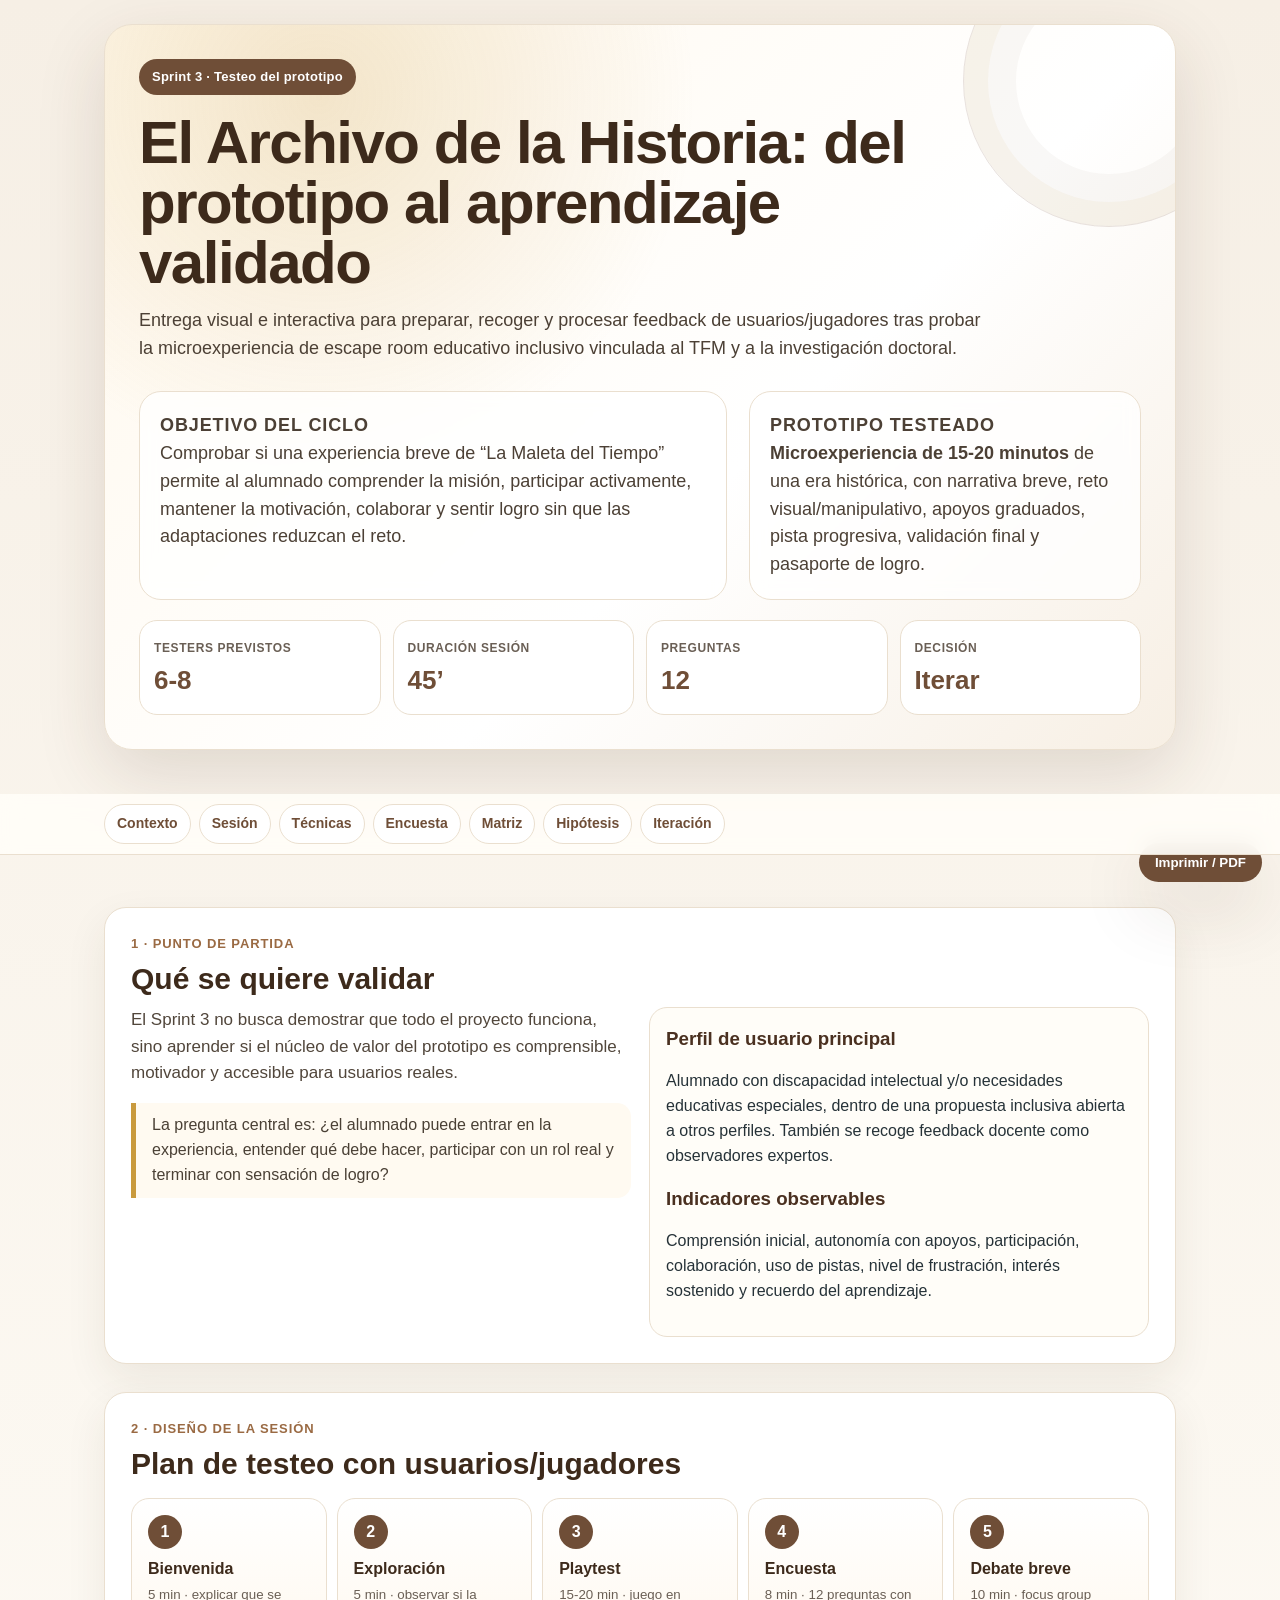
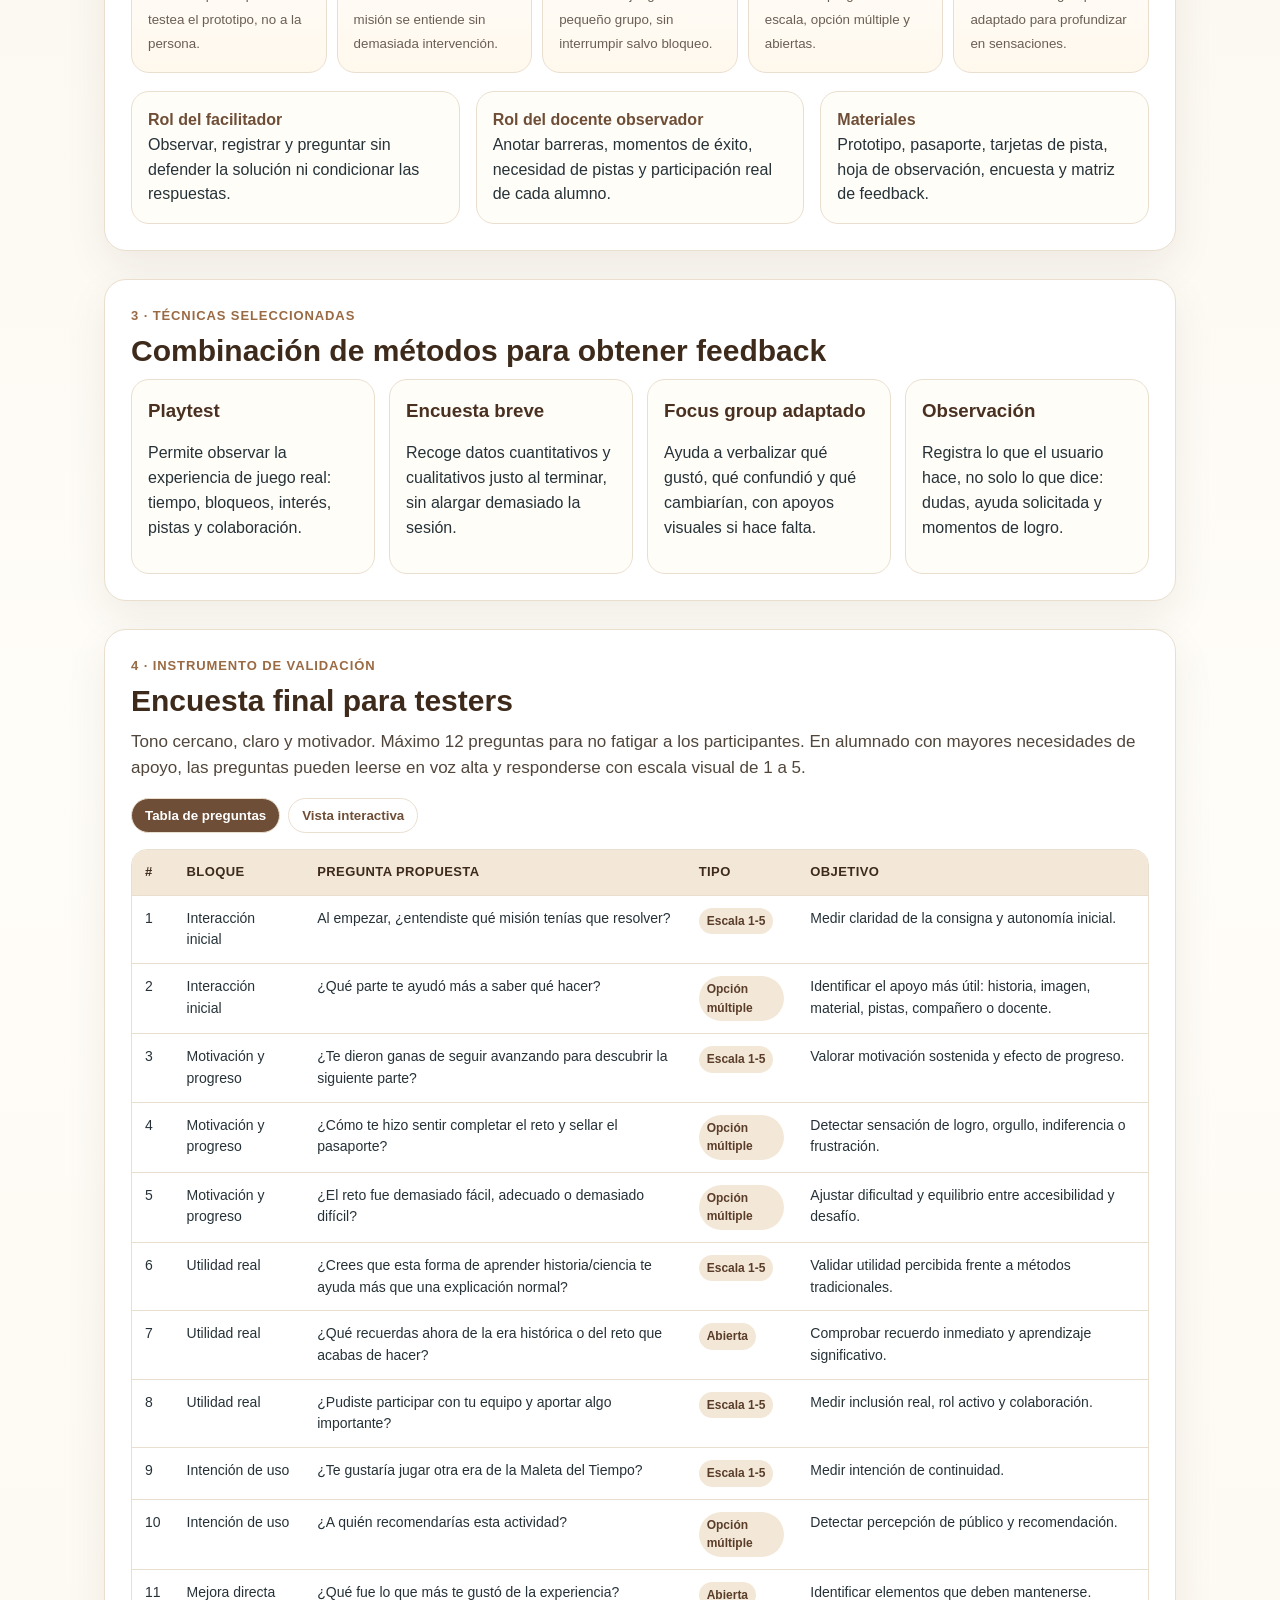
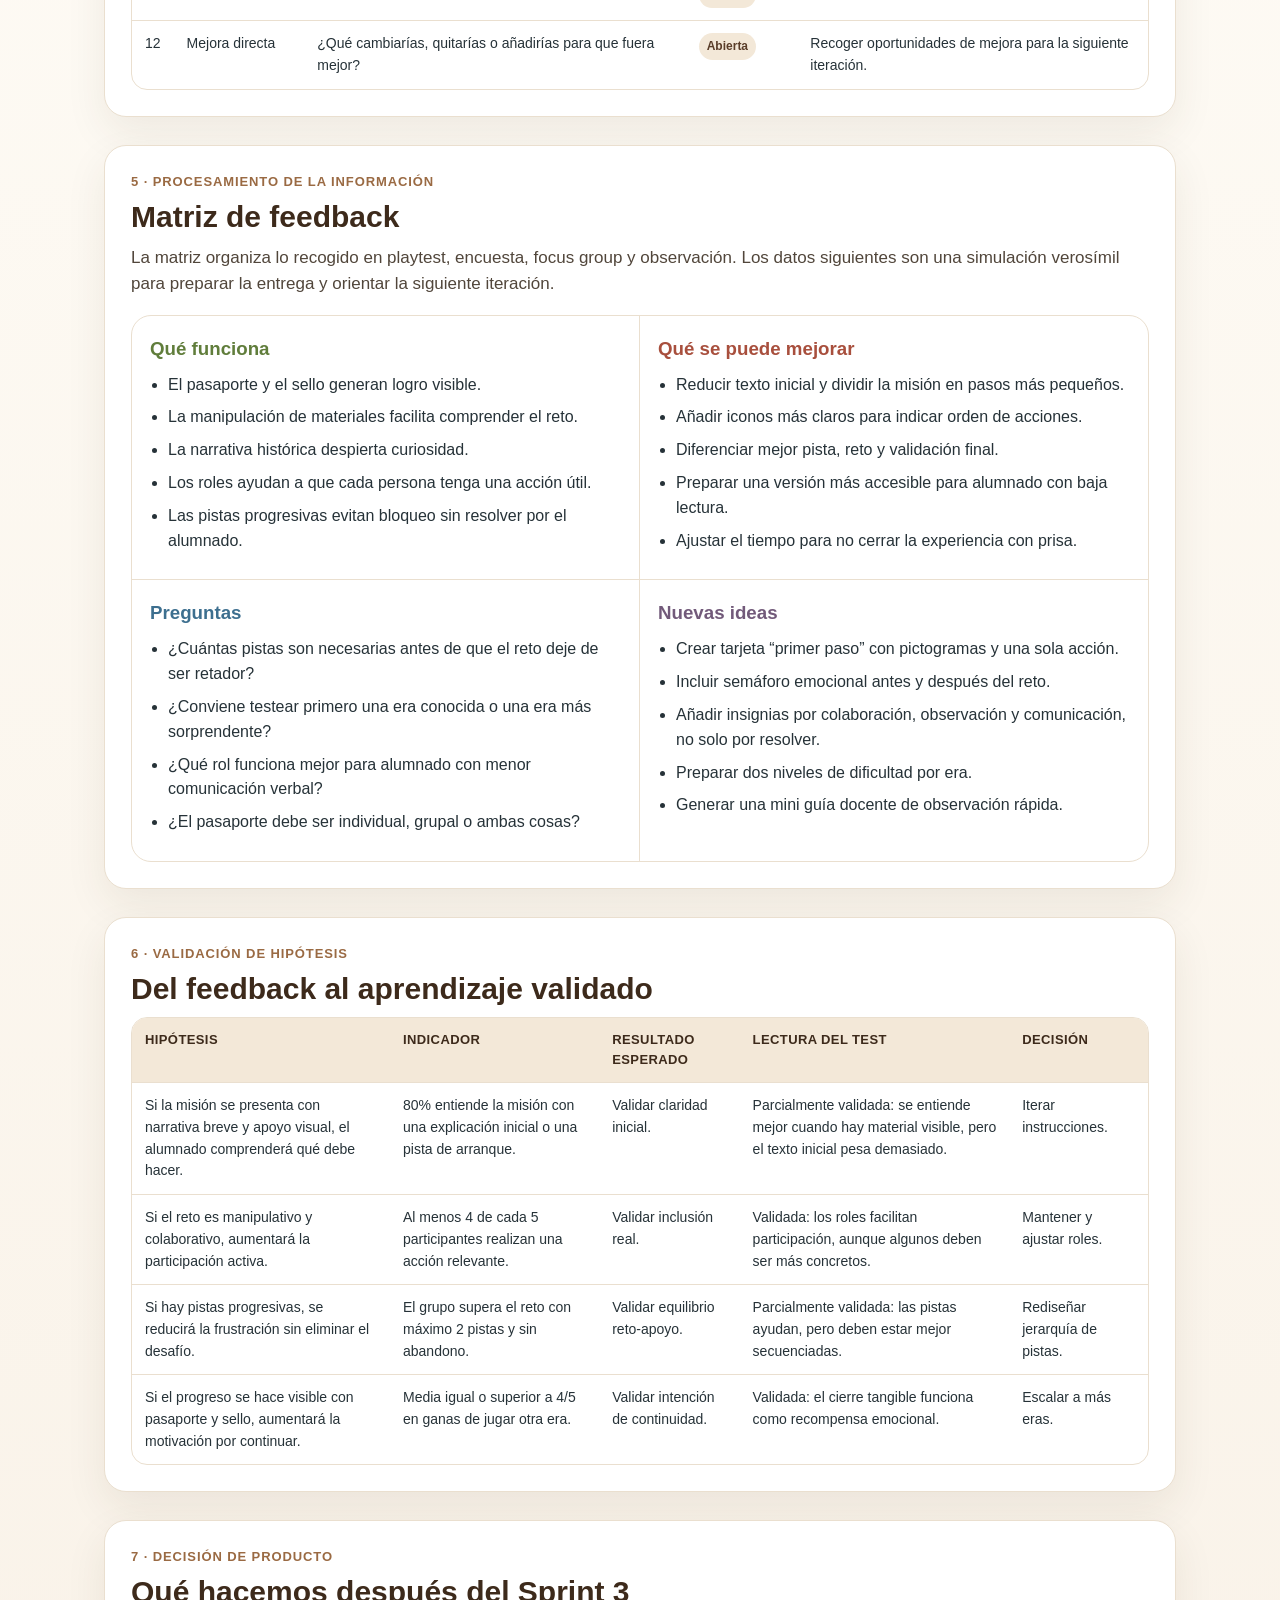
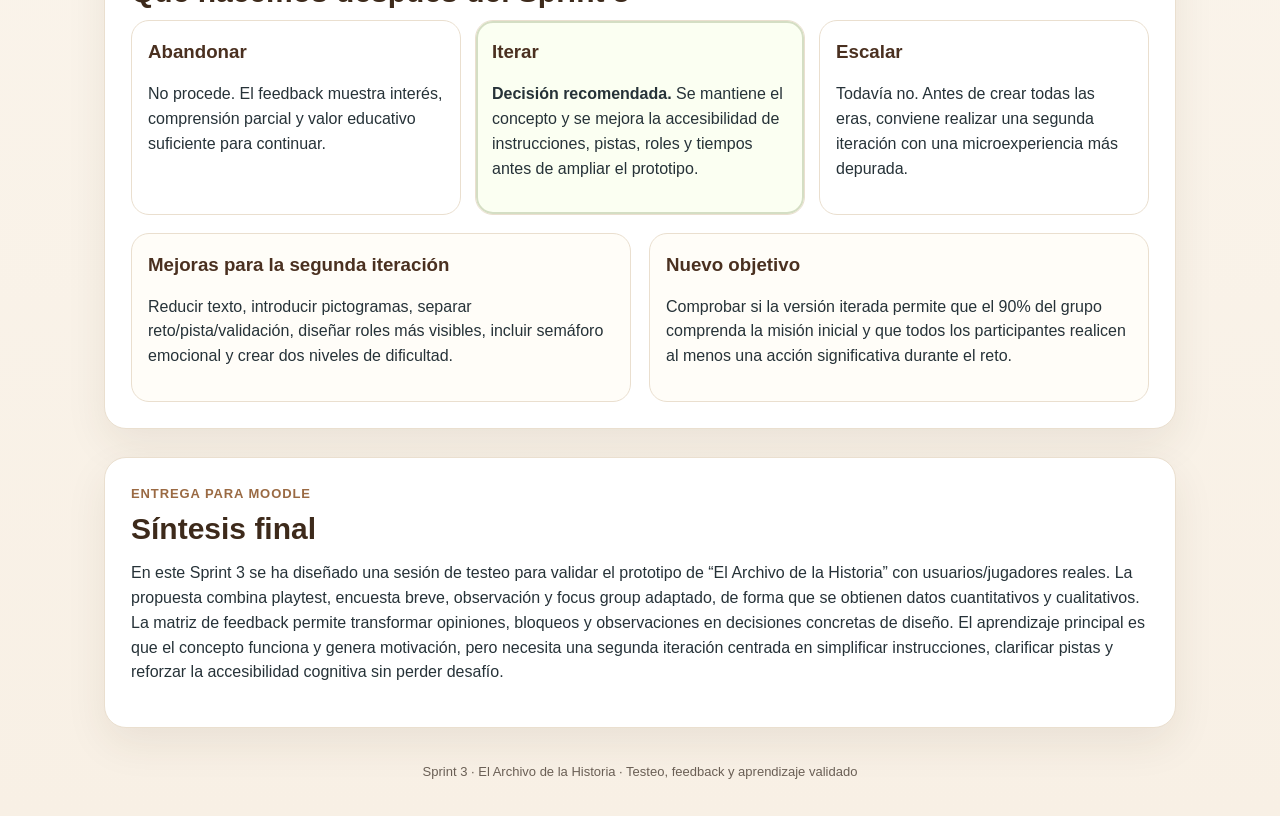
<file: sprint3_archivo_historia.html>
<!DOCTYPE html>
<html lang="es">
<head>
  <meta charset="UTF-8" />
  <meta name="viewport" content="width=device-width, initial-scale=1.0" />
  <title>Sprint 3 · Testeo y aprendizaje validado | El Archivo de la Historia</title>
  <style>
    :root{
      --ink:#263238; --muted:#6a5f55; --paper:#fffdf8; --paper2:#fff8ec; --line:#eadfcf;
      --brown:#6f4e37; --brown2:#9a6a43; --gold:#c99a3d; --green:#607d3b; --red:#a84f3d;
      --blue:#3d6f8f; --violet:#725a7a; --shadow:0 24px 70px rgba(69,45,27,.14);
      --radius:22px;
    }
    *{box-sizing:border-box} html{scroll-behavior:smooth}
    body{margin:0;font-family:Arial,Helvetica,sans-serif;background:linear-gradient(180deg,#f6efe5 0%,#fffdf8 42%,#f8f0e5 100%);color:var(--ink);line-height:1.55}
    .wrap{max-width:1120px;margin:0 auto;padding:24px}
    .hero{position:relative;overflow:hidden;border:1px solid var(--line);border-radius:28px;background:radial-gradient(circle at 20% 10%,rgba(201,154,61,.22),transparent 35%),linear-gradient(135deg,#fff8ec,#ffffff 60%,#f7efe4);box-shadow:var(--shadow);padding:34px}
    .hero:after{content:"";position:absolute;right:-80px;top:-90px;width:290px;height:290px;border:1px solid rgba(111,78,55,.16);border-radius:50%;box-shadow:inset 0 0 0 24px rgba(201,154,61,.06),inset 0 0 0 52px rgba(111,78,55,.04)}
    .badge{display:inline-flex;align-items:center;gap:8px;background:var(--brown);color:white;border-radius:999px;padding:8px 13px;font-size:13px;font-weight:700;letter-spacing:.25px}
    .hero h1{font-size:clamp(32px,5.2vw,60px);line-height:1;margin:18px 0 14px;color:#3d2a1b;letter-spacing:-1.5px;max-width:850px}
    .hero p{max-width:850px;font-size:18px;margin:0;color:#4c4035}
    .hero-grid{display:grid;grid-template-columns:1.2fr .8fr;gap:22px;margin-top:28px;position:relative;z-index:1}
    .panel{background:rgba(255,255,255,.76);border:1px solid var(--line);border-radius:var(--radius);padding:20px;backdrop-filter:blur(8px)}
    .stats{display:grid;grid-template-columns:repeat(4,1fr);gap:12px;margin-top:20px}
    .stat{background:#fff;border:1px solid var(--line);border-radius:18px;padding:14px}.stat b{display:block;font-size:26px;color:var(--brown)}.stat span{font-size:12px;text-transform:uppercase;color:var(--muted);font-weight:700;letter-spacing:.6px}
    nav{position:sticky;top:0;z-index:20;background:rgba(255,253,248,.92);border-bottom:1px solid var(--line);backdrop-filter:blur(10px);margin-top:20px}
    nav .wrap{display:flex;gap:8px;overflow:auto;padding-top:10px;padding-bottom:10px}nav a{white-space:nowrap;text-decoration:none;color:var(--brown);border:1px solid var(--line);padding:8px 12px;border-radius:999px;background:#fff;font-size:14px;font-weight:700}nav a:hover,nav a.active{background:var(--brown);color:#fff}
    section{margin:28px 0}.section-card{background:#fff;border:1px solid var(--line);border-radius:var(--radius);box-shadow:0 16px 42px rgba(69,45,27,.08);padding:26px}h2{font-size:30px;line-height:1.1;margin:0 0 12px;color:#3d2a1b}h3{margin:0 0 10px;color:#4a3020}.kicker{font-size:13px;text-transform:uppercase;color:var(--brown2);font-weight:800;letter-spacing:.9px;margin:0 0 8px}.lead{font-size:17px;color:#51463b;margin-top:0}.grid-2{display:grid;grid-template-columns:1fr 1fr;gap:18px}.grid-3{display:grid;grid-template-columns:repeat(3,1fr);gap:16px}.grid-4{display:grid;grid-template-columns:repeat(4,1fr);gap:14px}.mini{border:1px solid var(--line);border-radius:18px;background:var(--paper);padding:16px}.mini strong{color:var(--brown)}
    .timeline{display:grid;grid-template-columns:repeat(5,1fr);gap:10px;margin-top:18px}.step{position:relative;padding:16px;border-radius:18px;background:linear-gradient(180deg,#fff,#fff8ed);border:1px solid var(--line)}.step .num{display:inline-grid;place-items:center;width:34px;height:34px;background:var(--brown);color:#fff;border-radius:50%;font-weight:800;margin-bottom:8px}.step b{display:block;color:#3d2a1b}.step small{color:var(--muted)}
    table{width:100%;border-collapse:separate;border-spacing:0;overflow:hidden;border:1px solid var(--line);border-radius:16px;background:#fff}th,td{padding:12px 13px;text-align:left;vertical-align:top;border-bottom:1px solid var(--line);font-size:14px}th{background:#f3e8d8;color:#3d2a1b;font-size:13px;text-transform:uppercase;letter-spacing:.4px}tr:last-child td{border-bottom:0}.tag{display:inline-block;border-radius:999px;padding:4px 8px;background:#f3e8d8;color:#5a3d29;font-weight:700;font-size:12px}.scale{display:flex;gap:4px;margin-top:6px}.dot{width:18px;height:18px;border-radius:50%;background:#e9dac7}.dot.on{background:var(--gold)}
    .matrix{display:grid;grid-template-columns:repeat(2,1fr);border:1px solid var(--line);border-radius:20px;overflow:hidden;background:#fff}.cell{min-height:190px;padding:18px;border-bottom:1px solid var(--line)}.cell:nth-child(odd){border-right:1px solid var(--line)}.cell:nth-child(3),.cell:nth-child(4){border-bottom:0}.cell h3{display:flex;align-items:center;gap:10px}.cell ul{margin:8px 0 0 18px;padding:0}.cell li{margin:8px 0}.ok{color:var(--green)}.improve{color:var(--red)}.question{color:var(--blue)}.idea{color:var(--violet)}
    .tabs{display:flex;gap:8px;flex-wrap:wrap;margin:16px 0}.tab{border:1px solid var(--line);background:#fff;color:var(--brown);border-radius:999px;padding:9px 13px;font-weight:800;cursor:pointer}.tab.active{background:var(--brown);color:#fff}.tab-panel{display:none}.tab-panel.active{display:block}.survey-card{border:1px solid var(--line);border-radius:18px;padding:18px;background:var(--paper2);margin:10px 0}.survey-card label{font-weight:800;color:#3d2a1b}.survey-card input[type=range]{width:100%;accent-color:var(--brown)}.survey-card textarea,.survey-card select{width:100%;border:1px solid var(--line);border-radius:12px;padding:10px;font:inherit;background:#fff;margin-top:8px}.meter{height:14px;background:#eadfcf;border-radius:999px;overflow:hidden}.meter span{display:block;height:100%;width:0;background:linear-gradient(90deg,var(--red),var(--gold),var(--green));transition:.4s}.decision{display:grid;grid-template-columns:1fr 1fr 1fr;gap:14px}.decision article{padding:16px;border-radius:18px;border:1px solid var(--line);background:#fff}.decision article:nth-child(2){box-shadow:inset 0 0 0 2px rgba(96,125,59,.25);background:#fbfff2}
    .quote{border-left:5px solid var(--gold);padding:10px 16px;background:#fffaf1;border-radius:0 14px 14px 0;color:#4a4035}.footer{margin:34px 0 10px;text-align:center;color:var(--muted);font-size:13px}.print{position:fixed;right:18px;bottom:18px;border:0;border-radius:999px;background:var(--brown);color:#fff;padding:12px 16px;font-weight:800;box-shadow:var(--shadow);cursor:pointer}
    @media(max-width:850px){.hero-grid,.grid-2,.grid-3,.grid-4,.timeline,.decision{grid-template-columns:1fr}.stats{grid-template-columns:repeat(2,1fr)}.matrix{grid-template-columns:1fr}.cell,.cell:nth-child(odd){border-right:0}.cell:nth-child(3){border-bottom:1px solid var(--line)}}
    @media print{nav,.print{display:none}.wrap{max-width:100%;padding:10px}.section-card,.hero{box-shadow:none;break-inside:avoid}body{background:white}}
  </style>
</head>
<body>
  <div class="wrap">
    <header class="hero">
      <span class="badge">Sprint 3 · Testeo del prototipo</span>
      <h1>El Archivo de la Historia: del prototipo al aprendizaje validado</h1>
      <p>Entrega visual e interactiva para preparar, recoger y procesar feedback de usuarios/jugadores tras probar la microexperiencia de escape room educativo inclusivo vinculada al TFM y a la investigación doctoral.</p>
      <div class="hero-grid">
        <div class="panel">
          <p class="kicker">Objetivo del ciclo</p>
          <p class="lead">Comprobar si una experiencia breve de “La Maleta del Tiempo” permite al alumnado comprender la misión, participar activamente, mantener la motivación, colaborar y sentir logro sin que las adaptaciones reduzcan el reto.</p>
        </div>
        <div class="panel">
          <p class="kicker">Prototipo testeado</p>
          <p><strong>Microexperiencia de 15-20 minutos</strong> de una era histórica, con narrativa breve, reto visual/manipulativo, apoyos graduados, pista progresiva, validación final y pasaporte de logro.</p>
        </div>
      </div>
      <div class="stats">
        <div class="stat"><span>Testers previstos</span><b>6-8</b></div>
        <div class="stat"><span>Duración sesión</span><b>45’</b></div>
        <div class="stat"><span>Preguntas</span><b>12</b></div>
        <div class="stat"><span>Decisión</span><b>Iterar</b></div>
      </div>
    </header>
  </div>

  <nav><div class="wrap">
    <a href="#contexto">Contexto</a><a href="#sesion">Sesión</a><a href="#tecnicas">Técnicas</a><a href="#encuesta">Encuesta</a><a href="#matriz">Matriz</a><a href="#hipotesis">Hipótesis</a><a href="#iteracion">Iteración</a>
  </div></nav>

  <main class="wrap">
    <section id="contexto" class="section-card">
      <p class="kicker">1 · Punto de partida</p>
      <h2>Qué se quiere validar</h2>
      <div class="grid-2">
        <div>
          <p class="lead">El Sprint 3 no busca demostrar que todo el proyecto funciona, sino aprender si el núcleo de valor del prototipo es comprensible, motivador y accesible para usuarios reales.</p>
          <div class="quote">La pregunta central es: ¿el alumnado puede entrar en la experiencia, entender qué debe hacer, participar con un rol real y terminar con sensación de logro?</div>
        </div>
        <div class="mini">
          <h3>Perfil de usuario principal</h3>
          <p>Alumnado con discapacidad intelectual y/o necesidades educativas especiales, dentro de una propuesta inclusiva abierta a otros perfiles. También se recoge feedback docente como observadores expertos.</p>
          <h3>Indicadores observables</h3>
          <p>Comprensión inicial, autonomía con apoyos, participación, colaboración, uso de pistas, nivel de frustración, interés sostenido y recuerdo del aprendizaje.</p>
        </div>
      </div>
    </section>

    <section id="sesion" class="section-card">
      <p class="kicker">2 · Diseño de la sesión</p>
      <h2>Plan de testeo con usuarios/jugadores</h2>
      <div class="timeline">
        <div class="step"><span class="num">1</span><b>Bienvenida</b><small>5 min · explicar que se testea el prototipo, no a la persona.</small></div>
        <div class="step"><span class="num">2</span><b>Exploración</b><small>5 min · observar si la misión se entiende sin demasiada intervención.</small></div>
        <div class="step"><span class="num">3</span><b>Playtest</b><small>15-20 min · juego en pequeño grupo, sin interrumpir salvo bloqueo.</small></div>
        <div class="step"><span class="num">4</span><b>Encuesta</b><small>8 min · 12 preguntas con escala, opción múltiple y abiertas.</small></div>
        <div class="step"><span class="num">5</span><b>Debate breve</b><small>10 min · focus group adaptado para profundizar en sensaciones.</small></div>
      </div>
      <div class="grid-3" style="margin-top:18px">
        <div class="mini"><strong>Rol del facilitador</strong><br>Observar, registrar y preguntar sin defender la solución ni condicionar las respuestas.</div>
        <div class="mini"><strong>Rol del docente observador</strong><br>Anotar barreras, momentos de éxito, necesidad de pistas y participación real de cada alumno.</div>
        <div class="mini"><strong>Materiales</strong><br>Prototipo, pasaporte, tarjetas de pista, hoja de observación, encuesta y matriz de feedback.</div>
      </div>
    </section>

    <section id="tecnicas" class="section-card">
      <p class="kicker">3 · Técnicas seleccionadas</p>
      <h2>Combinación de métodos para obtener feedback</h2>
      <div class="grid-4">
        <div class="mini"><h3>Playtest</h3><p>Permite observar la experiencia de juego real: tiempo, bloqueos, interés, pistas y colaboración.</p></div>
        <div class="mini"><h3>Encuesta breve</h3><p>Recoge datos cuantitativos y cualitativos justo al terminar, sin alargar demasiado la sesión.</p></div>
        <div class="mini"><h3>Focus group adaptado</h3><p>Ayuda a verbalizar qué gustó, qué confundió y qué cambiarían, con apoyos visuales si hace falta.</p></div>
        <div class="mini"><h3>Observación</h3><p>Registra lo que el usuario hace, no solo lo que dice: dudas, ayuda solicitada y momentos de logro.</p></div>
      </div>
    </section>

    <section id="encuesta" class="section-card">
      <p class="kicker">4 · Instrumento de validación</p>
      <h2>Encuesta final para testers</h2>
      <p class="lead">Tono cercano, claro y motivador. Máximo 12 preguntas para no fatigar a los participantes. En alumnado con mayores necesidades de apoyo, las preguntas pueden leerse en voz alta y responderse con escala visual de 1 a 5.</p>
      <div class="tabs">
        <button class="tab active" data-tab="tabla">Tabla de preguntas</button>
        <button class="tab" data-tab="simulador">Vista interactiva</button>
      </div>
      <div id="tabla" class="tab-panel active">
        <table>
          <thead><tr><th>#</th><th>Bloque</th><th>Pregunta propuesta</th><th>Tipo</th><th>Objetivo</th></tr></thead>
          <tbody>
            <tr><td>1</td><td>Interacción inicial</td><td>Al empezar, ¿entendiste qué misión tenías que resolver?</td><td><span class="tag">Escala 1-5</span></td><td>Medir claridad de la consigna y autonomía inicial.</td></tr>
            <tr><td>2</td><td>Interacción inicial</td><td>¿Qué parte te ayudó más a saber qué hacer?</td><td><span class="tag">Opción múltiple</span></td><td>Identificar el apoyo más útil: historia, imagen, material, pistas, compañero o docente.</td></tr>
            <tr><td>3</td><td>Motivación y progreso</td><td>¿Te dieron ganas de seguir avanzando para descubrir la siguiente parte?</td><td><span class="tag">Escala 1-5</span></td><td>Valorar motivación sostenida y efecto de progreso.</td></tr>
            <tr><td>4</td><td>Motivación y progreso</td><td>¿Cómo te hizo sentir completar el reto y sellar el pasaporte?</td><td><span class="tag">Opción múltiple</span></td><td>Detectar sensación de logro, orgullo, indiferencia o frustración.</td></tr>
            <tr><td>5</td><td>Motivación y progreso</td><td>¿El reto fue demasiado fácil, adecuado o demasiado difícil?</td><td><span class="tag">Opción múltiple</span></td><td>Ajustar dificultad y equilibrio entre accesibilidad y desafío.</td></tr>
            <tr><td>6</td><td>Utilidad real</td><td>¿Crees que esta forma de aprender historia/ciencia te ayuda más que una explicación normal?</td><td><span class="tag">Escala 1-5</span></td><td>Validar utilidad percibida frente a métodos tradicionales.</td></tr>
            <tr><td>7</td><td>Utilidad real</td><td>¿Qué recuerdas ahora de la era histórica o del reto que acabas de hacer?</td><td><span class="tag">Abierta</span></td><td>Comprobar recuerdo inmediato y aprendizaje significativo.</td></tr>
            <tr><td>8</td><td>Utilidad real</td><td>¿Pudiste participar con tu equipo y aportar algo importante?</td><td><span class="tag">Escala 1-5</span></td><td>Medir inclusión real, rol activo y colaboración.</td></tr>
            <tr><td>9</td><td>Intención de uso</td><td>¿Te gustaría jugar otra era de la Maleta del Tiempo?</td><td><span class="tag">Escala 1-5</span></td><td>Medir intención de continuidad.</td></tr>
            <tr><td>10</td><td>Intención de uso</td><td>¿A quién recomendarías esta actividad?</td><td><span class="tag">Opción múltiple</span></td><td>Detectar percepción de público y recomendación.</td></tr>
            <tr><td>11</td><td>Mejora directa</td><td>¿Qué fue lo que más te gustó de la experiencia?</td><td><span class="tag">Abierta</span></td><td>Identificar elementos que deben mantenerse.</td></tr>
            <tr><td>12</td><td>Mejora directa</td><td>¿Qué cambiarías, quitarías o añadirías para que fuera mejor?</td><td><span class="tag">Abierta</span></td><td>Recoger oportunidades de mejora para la siguiente iteración.</td></tr>
          </tbody>
        </table>
      </div>
      <div id="simulador" class="tab-panel">
        <div class="grid-2">
          <div>
            <div class="survey-card"><label>1. ¿Entendiste la misión?</label><input type="range" min="1" max="5" value="4" data-score><div class="scale"><span>1</span><span>2</span><span>3</span><span>4</span><span>5</span></div></div>
            <div class="survey-card"><label>3. ¿Te dieron ganas de seguir?</label><input type="range" min="1" max="5" value="5" data-score></div>
            <div class="survey-card"><label>6. ¿Ayuda más que una explicación normal?</label><input type="range" min="1" max="5" value="4" data-score></div>
            <div class="survey-card"><label>8. ¿Pudiste aportar al equipo?</label><input type="range" min="1" max="5" value="4" data-score></div>
            <div class="survey-card"><label>9. ¿Jugarías otra era?</label><input type="range" min="1" max="5" value="5" data-score></div>
          </div>
          <div class="mini">
            <h3>Resultado orientativo</h3>
            <p>Media de escalas: <strong id="avg">4,4</strong> / 5</p>
            <div class="meter"><span id="bar"></span></div>
            <p id="reading" style="margin-top:14px">La experiencia parece motivadora y comprensible, pero conviene revisar las respuestas abiertas y la observación antes de tomar decisiones.</p>
            <div class="survey-card"><label>Respuesta abierta destacada</label><textarea rows="5">Me gustó tocar las piezas y sellar el pasaporte, pero al principio no sabía qué pista usar primero.</textarea></div>
          </div>
        </div>
      </div>
    </section>

    <section id="matriz" class="section-card">
      <p class="kicker">5 · Procesamiento de la información</p>
      <h2>Matriz de feedback</h2>
      <p class="lead">La matriz organiza lo recogido en playtest, encuesta, focus group y observación. Los datos siguientes son una simulación verosímil para preparar la entrega y orientar la siguiente iteración.</p>
      <div class="matrix">
        <div class="cell"><h3 class="ok">Qué funciona</h3><ul><li>El pasaporte y el sello generan logro visible.</li><li>La manipulación de materiales facilita comprender el reto.</li><li>La narrativa histórica despierta curiosidad.</li><li>Los roles ayudan a que cada persona tenga una acción útil.</li><li>Las pistas progresivas evitan bloqueo sin resolver por el alumnado.</li></ul></div>
        <div class="cell"><h3 class="improve">Qué se puede mejorar</h3><ul><li>Reducir texto inicial y dividir la misión en pasos más pequeños.</li><li>Añadir iconos más claros para indicar orden de acciones.</li><li>Diferenciar mejor pista, reto y validación final.</li><li>Preparar una versión más accesible para alumnado con baja lectura.</li><li>Ajustar el tiempo para no cerrar la experiencia con prisa.</li></ul></div>
        <div class="cell"><h3 class="question">Preguntas</h3><ul><li>¿Cuántas pistas son necesarias antes de que el reto deje de ser retador?</li><li>¿Conviene testear primero una era conocida o una era más sorprendente?</li><li>¿Qué rol funciona mejor para alumnado con menor comunicación verbal?</li><li>¿El pasaporte debe ser individual, grupal o ambas cosas?</li></ul></div>
        <div class="cell"><h3 class="idea">Nuevas ideas</h3><ul><li>Crear tarjeta “primer paso” con pictogramas y una sola acción.</li><li>Incluir semáforo emocional antes y después del reto.</li><li>Añadir insignias por colaboración, observación y comunicación, no solo por resolver.</li><li>Preparar dos niveles de dificultad por era.</li><li>Generar una mini guía docente de observación rápida.</li></ul></div>
      </div>
    </section>

    <section id="hipotesis" class="section-card">
      <p class="kicker">6 · Validación de hipótesis</p>
      <h2>Del feedback al aprendizaje validado</h2>
      <table>
        <thead><tr><th>Hipótesis</th><th>Indicador</th><th>Resultado esperado</th><th>Lectura del test</th><th>Decisión</th></tr></thead>
        <tbody>
          <tr><td>Si la misión se presenta con narrativa breve y apoyo visual, el alumnado comprenderá qué debe hacer.</td><td>80% entiende la misión con una explicación inicial o una pista de arranque.</td><td>Validar claridad inicial.</td><td>Parcialmente validada: se entiende mejor cuando hay material visible, pero el texto inicial pesa demasiado.</td><td>Iterar instrucciones.</td></tr>
          <tr><td>Si el reto es manipulativo y colaborativo, aumentará la participación activa.</td><td>Al menos 4 de cada 5 participantes realizan una acción relevante.</td><td>Validar inclusión real.</td><td>Validada: los roles facilitan participación, aunque algunos deben ser más concretos.</td><td>Mantener y ajustar roles.</td></tr>
          <tr><td>Si hay pistas progresivas, se reducirá la frustración sin eliminar el desafío.</td><td>El grupo supera el reto con máximo 2 pistas y sin abandono.</td><td>Validar equilibrio reto-apoyo.</td><td>Parcialmente validada: las pistas ayudan, pero deben estar mejor secuenciadas.</td><td>Rediseñar jerarquía de pistas.</td></tr>
          <tr><td>Si el progreso se hace visible con pasaporte y sello, aumentará la motivación por continuar.</td><td>Media igual o superior a 4/5 en ganas de jugar otra era.</td><td>Validar intención de continuidad.</td><td>Validada: el cierre tangible funciona como recompensa emocional.</td><td>Escalar a más eras.</td></tr>
        </tbody>
      </table>
    </section>

    <section id="iteracion" class="section-card">
      <p class="kicker">7 · Decisión de producto</p>
      <h2>Qué hacemos después del Sprint 3</h2>
      <div class="decision">
        <article><h3>Abandonar</h3><p>No procede. El feedback muestra interés, comprensión parcial y valor educativo suficiente para continuar.</p></article>
        <article><h3>Iterar</h3><p><strong>Decisión recomendada.</strong> Se mantiene el concepto y se mejora la accesibilidad de instrucciones, pistas, roles y tiempos antes de ampliar el prototipo.</p></article>
        <article><h3>Escalar</h3><p>Todavía no. Antes de crear todas las eras, conviene realizar una segunda iteración con una microexperiencia más depurada.</p></article>
      </div>
      <div class="grid-2" style="margin-top:18px">
        <div class="mini"><h3>Mejoras para la segunda iteración</h3><p>Reducir texto, introducir pictogramas, separar reto/pista/validación, diseñar roles más visibles, incluir semáforo emocional y crear dos niveles de dificultad.</p></div>
        <div class="mini"><h3>Nuevo objetivo</h3><p>Comprobar si la versión iterada permite que el 90% del grupo comprenda la misión inicial y que todos los participantes realicen al menos una acción significativa durante el reto.</p></div>
      </div>
    </section>

    <section class="section-card">
      <p class="kicker">Entrega para Moodle</p>
      <h2>Síntesis final</h2>
      <p>En este Sprint 3 se ha diseñado una sesión de testeo para validar el prototipo de “El Archivo de la Historia” con usuarios/jugadores reales. La propuesta combina playtest, encuesta breve, observación y focus group adaptado, de forma que se obtienen datos cuantitativos y cualitativos. La matriz de feedback permite transformar opiniones, bloqueos y observaciones en decisiones concretas de diseño. El aprendizaje principal es que el concepto funciona y genera motivación, pero necesita una segunda iteración centrada en simplificar instrucciones, clarificar pistas y reforzar la accesibilidad cognitiva sin perder desafío.</p>
    </section>

    <div class="footer">Sprint 3 · El Archivo de la Historia · Testeo, feedback y aprendizaje validado</div>
  </main>
  <button class="print" onclick="window.print()">Imprimir / PDF</button>
  <script>
    const tabs=document.querySelectorAll('.tab');
    tabs.forEach(btn=>btn.addEventListener('click',()=>{tabs.forEach(b=>b.classList.remove('active'));document.querySelectorAll('.tab-panel').forEach(p=>p.classList.remove('active'));btn.classList.add('active');document.getElementById(btn.dataset.tab).classList.add('active')}));
    function updateScore(){const inputs=[...document.querySelectorAll('[data-score]')];const avg=inputs.reduce((a,b)=>a+Number(b.value),0)/inputs.length;document.getElementById('avg').textContent=avg.toFixed(1).replace('.',',');document.getElementById('bar').style.width=(avg/5*100)+'%';const r=document.getElementById('reading');r.textContent=avg>=4.2?'La validación inicial es alta: conviene iterar detalles antes de escalar a más eras.':avg>=3.2?'La experiencia tiene potencial, pero hay barreras concretas que deben corregirse antes de ampliar el prototipo.':'La propuesta necesita una iteración profunda antes de volver a testear.'}
    document.querySelectorAll('[data-score]').forEach(i=>i.addEventListener('input',updateScore));updateScore();
    const links=[...document.querySelectorAll('nav a')];
    window.addEventListener('scroll',()=>{let current='';document.querySelectorAll('main section[id]').forEach(sec=>{if(scrollY>=sec.offsetTop-140)current=sec.id});links.forEach(a=>a.classList.toggle('active',a.getAttribute('href')==='#'+current))});
  </script>
</body>
</html>
</file>
<file: styles.css>
:root {
  --amber: #b45309;
  --amber-dark: #92400e;
  --amber-soft: #fffbeb;
  --amber-mid: #fef3c7;
  --ink: #111827;
  --body: #374151;
  --muted: #64748b;
  --border: #e2e8f0;
  --white: #ffffff;
  --red: #dc2626;
  --red-soft: #fef2f2;
  --green: #15803d;
  --green-soft: #ecfdf5;
  --blue: #2563eb;
  --blue-soft: #eff6ff;
  --teal: #0f766e;
  --teal-soft: #f0fdfa;
  --violet: #7c3aed;
  --violet-soft: #f5f3ff;
  --shadow: 0 18px 44px rgba(15, 23, 42, .12);
  --transition: .22s ease;
  --max: 1180px;
}

*, *::before, *::after { box-sizing: border-box; }

html { scroll-behavior: smooth; }

body {
  margin: 0;
  color: var(--body);
  font-family: Inter, system-ui, -apple-system, BlinkMacSystemFont, "Segoe UI", sans-serif;
  line-height: 1.6;
  background: var(--white);
  -webkit-font-smoothing: antialiased;
}

body::before {
  content: "";
  position: fixed;
  inset: 0;
  z-index: -2;
  background:
    radial-gradient(ellipse 86% 58% at 14% 8%, rgba(217, 119, 6, .13), transparent 52%),
    radial-gradient(ellipse 68% 48% at 92% 12%, rgba(37, 99, 235, .08), transparent 48%),
    linear-gradient(180deg, #fffbeb 0%, #ffffff 42%, #f8fafc 100%);
}

body::after {
  content: "";
  position: fixed;
  inset: 0;
  z-index: -1;
  opacity: .42;
  pointer-events: none;
  background: repeating-linear-gradient(-8deg, transparent, transparent 48px, rgba(180, 83, 9, .045) 48px, rgba(180, 83, 9, .045) 49px);
}

button, a { font: inherit; }
a { color: inherit; }

.time-orbit {
  position: fixed;
  inset: 0;
  z-index: -1;
  overflow: hidden;
  pointer-events: none;
}

.time-orbit span {
  position: absolute;
  width: 280px;
  height: 280px;
  border: 1px solid rgba(180, 83, 9, .12);
  border-radius: 50%;
  animation: drift 12s ease-in-out infinite alternate;
}

.time-orbit span:nth-child(1) { top: 110px; right: -90px; }
.time-orbit span:nth-child(2) { top: 530px; left: -140px; width: 360px; height: 360px; animation-delay: -3s; }
.time-orbit span:nth-child(3) { bottom: 80px; right: 12%; width: 180px; height: 180px; animation-delay: -6s; }

@keyframes drift {
  from { transform: translateY(0) rotate(0deg); }
  to { transform: translateY(26px) rotate(12deg); }
}

.page-shell {
  width: min(var(--max), calc(100% - 48px));
  margin: 0 auto;
  padding: 28px 0 90px;
}

.hero {
  position: relative;
  display: grid;
  grid-template-columns: minmax(0, 1.12fr) minmax(330px, .88fr);
  gap: 28px;
  align-items: stretch;
  overflow: hidden;
  border: 1px solid #fde68a;
  border-radius: 22px;
  background: linear-gradient(160deg, #fef3c7 0%, #fffbeb 42%, #ffffff 100%);
  box-shadow: var(--shadow);
  padding: clamp(28px, 5vw, 64px);
}

.hero::before {
  content: "";
  position: absolute;
  inset: 0;
  background:
    radial-gradient(ellipse 90% 60% at 15% 20%, rgba(217, 119, 6, .14), transparent 50%),
    radial-gradient(ellipse 70% 50% at 90% 80%, rgba(15, 23, 42, .07), transparent 45%);
  pointer-events: none;
}

.hero > * { position: relative; z-index: 1; }

.hero__content {
  display: flex;
  min-height: 440px;
  flex-direction: column;
  justify-content: center;
}

.kicker {
  display: inline-flex;
  width: fit-content;
  align-items: center;
  gap: 8px;
  margin: 0 0 28px;
  border: 1px solid #fde68a;
  border-radius: 999px;
  background: rgba(255, 255, 255, .86);
  box-shadow: 0 2px 8px rgba(15, 23, 42, .06);
  color: var(--muted);
  padding: 6px 14px;
  font-size: 13px;
  font-weight: 800;
}

.kicker span {
  width: 8px;
  height: 8px;
  border-radius: 50%;
  background: var(--amber);
}

h1, h2, h3 {
  margin: 0;
  color: var(--ink);
  line-height: 1.12;
}

h1 {
  max-width: 920px;
  font-size: clamp(42px, 7vw, 84px);
  font-weight: 900;
  line-height: .96;
  letter-spacing: 0;
}

h1 em {
  color: var(--amber);
  font-family: Fraunces, Georgia, serif;
  font-style: normal;
  font-weight: 750;
}

.hero__lead {
  max-width: 780px;
  margin: 24px 0 0;
  color: #475569;
  font-size: clamp(17px, 1.55vw, 21px);
}

.hero-kpis,
.hero__actions {
  display: flex;
  flex-wrap: wrap;
  gap: 10px;
}

.hero-kpis { margin-top: 24px; }
.hero__actions { margin-top: 34px; gap: 12px; }

.hero-kpis span {
  display: inline-flex;
  align-items: baseline;
  gap: 6px;
  border: 1px solid #fde68a;
  border-radius: 999px;
  background: rgba(255, 255, 255, .84);
  box-shadow: 0 2px 8px rgba(15, 23, 42, .05);
  color: var(--body);
  padding: 8px 14px;
  font-size: 13px;
  font-weight: 800;
}

.hero-kpis strong {
  color: var(--amber);
  font-size: 20px;
  font-weight: 900;
  line-height: 1;
}

.btn {
  display: inline-flex;
  min-height: 48px;
  align-items: center;
  justify-content: center;
  gap: 8px;
  border: 1.5px solid var(--amber);
  border-radius: 10px;
  background: transparent;
  color: var(--amber);
  padding: 12px 20px;
  font-weight: 900;
  text-decoration: none;
  cursor: pointer;
  transition: box-shadow var(--transition), transform var(--transition), background var(--transition);
}

.btn--primary {
  background: var(--amber);
  color: var(--white);
  box-shadow: 0 4px 14px rgba(180, 83, 9, .3);
}

.btn--ghost {
  border-color: rgba(15, 23, 42, .18);
  color: var(--ink);
  background: rgba(255, 255, 255, .56);
}

.btn:hover {
  transform: translateY(-2px);
  box-shadow: 0 8px 24px rgba(217, 119, 6, .18);
}

.summary-panel {
  align-self: center;
  border: 1px solid rgba(226, 232, 240, .9);
  border-radius: 18px;
  background: rgba(255, 255, 255, .88);
  box-shadow: 0 10px 32px rgba(15, 23, 42, .09);
  padding: 24px;
}

.time-card {
  display: flex;
  align-items: center;
  gap: 14px;
  margin-bottom: 20px;
  border: 1px solid #fde68a;
  border-radius: 16px;
  background: var(--amber-soft);
  padding: 14px;
}

.time-card__ring {
  display: grid;
  width: 58px;
  height: 58px;
  place-items: center;
  flex: 0 0 auto;
  border: 2px solid var(--amber);
  border-radius: 50%;
  color: var(--amber);
  font-size: 22px;
}

.time-card span,
.section-label {
  display: block;
  color: var(--amber);
  font-size: 12px;
  font-weight: 900;
  letter-spacing: .08em;
  text-transform: uppercase;
}

.time-card strong {
  display: block;
  color: var(--ink);
  font-size: 18px;
  line-height: 1.22;
}

.summary-panel h2 { font-size: 24px; }
.summary-panel p, .section-heading p, .objective-card p, .flow-step p, .hypothesis-card p, .quote p, .iteration-card p, .executive p { color: var(--muted); }

.metric-grid {
  display: grid;
  grid-template-columns: repeat(2, minmax(0, 1fr));
  gap: 12px;
  margin-top: 22px;
}

.metric {
  min-height: 112px;
  border: 1px solid var(--border);
  border-radius: 14px;
  background: var(--white);
  padding: 16px;
}

.metric strong {
  display: block;
  color: var(--ink);
  font-size: 32px;
  font-weight: 900;
  line-height: 1;
}

.metric span {
  display: block;
  margin-top: 8px;
  color: var(--muted);
  font-size: 12px;
  font-weight: 800;
  line-height: 1.35;
}

.metric i { color: var(--amber); margin-right: 4px; }

.stats-bar {
  display: grid;
  grid-template-columns: repeat(4, 1fr);
  overflow: hidden;
  margin: 0;
  border-radius: 0 0 20px 20px;
  background: var(--ink);
}

.stat {
  border-right: 1px solid #1f2937;
  padding: 28px 20px;
  text-align: center;
}

.stat:last-child { border-right: 0; }

.stat strong {
  display: block;
  color: var(--white);
  font-size: clamp(22px, 2.8vw, 34px);
  font-weight: 900;
  line-height: 1;
}

.stat span {
  display: block;
  margin-top: 8px;
  color: #cbd5e1;
  font-size: 12px;
  font-weight: 800;
  line-height: 1.35;
}

.nav {
  position: sticky;
  top: 0;
  z-index: 20;
  display: grid;
  grid-template-columns: repeat(6, minmax(164px, 1fr));
  gap: 12px;
  margin: 0 -24px;
  overflow-x: auto;
  border-bottom: 1px solid #fde68a;
  background: rgba(255, 251, 235, .96);
  padding: 12px max(24px, calc((100vw - var(--max)) / 2));
  backdrop-filter: blur(12px);
}

.nav button {
  display: grid;
  grid-template-columns: 36px minmax(0, 1fr);
  align-items: center;
  gap: 10px;
  min-width: 178px;
  border: 1px solid rgba(226, 232, 240, .9);
  border-radius: 14px;
  background: rgba(255, 255, 255, .82);
  color: var(--muted);
  padding: 10px 12px;
  text-align: left;
  cursor: pointer;
  box-shadow: 0 4px 14px rgba(15, 23, 42, .04);
  transition: background var(--transition), color var(--transition), border-color var(--transition), transform var(--transition);
}

.nav button i {
  display: grid;
  width: 36px;
  height: 36px;
  place-items: center;
  border-radius: 10px;
  background: var(--amber-soft);
  color: var(--amber);
}

.nav button strong {
  display: block;
  color: var(--ink);
  font-size: 14px;
  font-weight: 900;
  line-height: 1.1;
}

.nav button small {
  display: block;
  margin-top: 3px;
  overflow: hidden;
  color: var(--muted);
  font-size: 11px;
  font-weight: 800;
  line-height: 1.2;
  text-overflow: ellipsis;
  white-space: nowrap;
}

.nav button.active,
.nav button:hover {
  border-color: var(--ink);
  background: var(--ink);
  color: var(--white);
  transform: translateY(-1px);
}

.nav button.active i,
.nav button:hover i {
  background: rgba(251, 191, 36, .16);
  color: #fbbf24;
}

.nav button.active strong,
.nav button.active small,
.nav button:hover strong,
.nav button:hover small {
  color: var(--white);
}

.section {
  display: none;
  padding: 82px 0;
  animation: fade-up .34s ease both;
}

.section.active { display: block; }

@keyframes fade-up {
  from { opacity: 0; transform: translateY(10px); }
  to { opacity: 1; transform: translateY(0); }
}

.section-heading {
  display: grid;
  grid-template-columns: minmax(0, 1fr) minmax(280px, 460px);
  gap: 24px;
  align-items: end;
  margin-bottom: 28px;
}

.section-heading h2 {
  margin: 8px 0 0;
  color: var(--ink);
  font-size: clamp(32px, 4vw, 56px);
  font-weight: 900;
  line-height: 1.04;
  letter-spacing: 0;
}

.section-heading p { margin: 0; }

.objective-grid,
.hypothesis-grid,
.chart-grid,
.feedback-grid,
.iteration-grid,
.prototype-flow,
.evidence-board {
  display: grid;
  gap: 18px;
}

.objective-grid { grid-template-columns: repeat(3, minmax(0, 1fr)); }
.hypothesis-grid, .chart-grid, .feedback-grid, .evidence-board { grid-template-columns: repeat(2, minmax(0, 1fr)); }
.iteration-grid, .prototype-flow { grid-template-columns: repeat(4, minmax(0, 1fr)); }

.objective-card,
.hypothesis-card,
.chart-card,
.quote,
.meter-card,
.iteration-card,
.flow-step,
.prototype-screen,
.prototype-steps,
.test-table-wrap,
.evidence-board article {
  border: 1.5px solid var(--border);
  border-radius: 18px;
  background: var(--white);
  box-shadow: 0 4px 14px rgba(15, 23, 42, .05);
}

.objective-card,
.hypothesis-card,
.chart-card,
.quote,
.meter-card,
.iteration-card,
.flow-step,
.prototype-screen,
.prototype-steps,
.evidence-board article {
  padding: 24px;
}

.objective-card,
.flow-step,
.iteration-card {
  transition: border-color var(--transition), transform var(--transition), box-shadow var(--transition);
}

.objective-card:hover,
.flow-step:hover,
.iteration-card:hover {
  border-color: var(--amber);
  transform: translateY(-2px);
  box-shadow: 0 10px 24px rgba(217, 119, 6, .1);
}

.card-icon {
  display: grid;
  width: 46px;
  height: 46px;
  place-items: center;
  margin-bottom: 18px;
  border-radius: 13px;
  background: var(--amber-soft);
  color: var(--amber);
  font-size: 19px;
}

.objective-card h3,
.hypothesis-card h3,
.chart-card h3,
.quote h3,
.meter-card h3,
.iteration-card h3,
.flow-step h3,
.evidence-board h3,
.screen-card h3,
.method-band h3 {
  margin: 0;
  color: var(--ink);
}

.objective-card p,
.hypothesis-card p,
.flow-step p,
.iteration-card p { margin-bottom: 0; }

.method-band {
  display: grid;
  grid-template-columns: minmax(0, 1.2fr) minmax(280px, .8fr);
  gap: 18px;
  align-items: center;
  margin-top: 20px;
  border-radius: 20px;
  background: var(--ink);
  color: var(--white);
  box-shadow: var(--shadow);
  padding: 28px;
}

.method-band h3,
.method-band p { color: var(--white); }
.method-band p { margin-bottom: 0; color: #cbd5e1; }

.method-list {
  display: grid;
  gap: 10px;
}

.method-list span {
  display: flex;
  align-items: center;
  gap: 10px;
  border: 1px solid rgba(255, 255, 255, .14);
  border-radius: 14px;
  background: rgba(255, 255, 255, .08);
  color: #f8fafc;
  padding: 12px 14px;
  font-size: 13px;
  font-weight: 800;
}

.method-list i { color: #fbbf24; }

.poster-hero {
  display: grid;
  grid-template-columns: minmax(220px, .72fr) minmax(0, 1.5fr) minmax(150px, .42fr);
  gap: 18px;
  align-items: center;
  overflow: hidden;
  border: 1.5px solid rgba(251, 191, 36, .34);
  border-radius: 20px;
  background:
    radial-gradient(circle at 85% 20%, rgba(251, 191, 36, .12), transparent 28%),
    linear-gradient(135deg, #030712, #111827);
  box-shadow: var(--shadow);
  color: var(--white);
  padding: 22px;
}

.poster-brand {
  display: flex;
  align-items: center;
  gap: 14px;
}

.folder-mark {
  display: grid;
  width: 62px;
  height: 54px;
  place-items: center;
  border: 1.5px solid #d6a64c;
  border-radius: 12px;
  background: rgba(214, 166, 76, .14);
  color: #f8c66a;
  font-size: 28px;
}

.poster-brand strong {
  display: block;
  color: #f8c66a;
  font-family: Fraunces, Georgia, serif;
  font-size: 25px;
  line-height: 1.05;
  text-transform: uppercase;
}

.poster-brand small,
.poster-passport span {
  color: #fde68a;
  font-size: 12px;
  font-weight: 900;
  letter-spacing: .08em;
  text-transform: uppercase;
}

.poster-principles {
  display: grid;
  grid-template-columns: repeat(4, minmax(0, 1fr));
  gap: 10px;
}

.poster-principles span {
  display: grid;
  grid-template-columns: 42px minmax(0, 1fr);
  gap: 10px;
  align-items: center;
  min-height: 86px;
  border: 1px solid rgba(253, 230, 138, .18);
  border-radius: 16px;
  background: rgba(255, 255, 255, .07);
  padding: 10px;
}

.poster-principles i {
  display: grid;
  width: 42px;
  height: 42px;
  place-items: center;
  border-radius: 50%;
  background: #f3d399;
  color: #111827;
}

.poster-principles b,
.poster-principles small {
  display: block;
}

.poster-principles b {
  color: #f8fafc;
  font-size: 12px;
  font-weight: 900;
  text-transform: uppercase;
}

.poster-principles small {
  color: #d1d5db;
  font-size: 11px;
  line-height: 1.25;
}

.poster-passport {
  display: grid;
  min-height: 116px;
  place-items: center;
  border: 1.5px solid #d6a64c;
  border-radius: 14px;
  background:
    repeating-linear-gradient(45deg, rgba(214, 166, 76, .12), rgba(214, 166, 76, .12) 5px, transparent 5px, transparent 10px),
    #2a180b;
  text-align: center;
  transform: rotate(-4deg);
}

.poster-passport i {
  color: #f8c66a;
  font-size: 30px;
}

.flow-map-board,
.didactic-model {
  margin-top: 20px;
  border: 1.5px solid #ead7b7;
  border-radius: 20px;
  background: linear-gradient(160deg, #fffaf0, #ffffff);
  box-shadow: 0 4px 14px rgba(15, 23, 42, .05);
  padding: 24px;
}

.flow-map-title h3 {
  margin-top: 6px;
  font-size: 28px;
}

.flow-map {
  display: grid;
  grid-template-columns: repeat(11, auto);
  gap: 10px;
  align-items: center;
  overflow-x: auto;
  padding: 16px 0 6px;
}

.flow-map > i {
  color: var(--ink);
  font-size: 20px;
}

.flow-map article {
  display: grid;
  width: 126px;
  min-height: 150px;
  place-items: center;
  border: 1.5px solid #c89445;
  border-radius: 16px;
  background: rgba(255, 255, 255, .88);
  padding: 14px;
  text-align: center;
}

.flow-map article i {
  color: var(--ink);
  font-size: 32px;
}

.flow-map article strong,
.flow-map article small {
  display: block;
}

.flow-map article strong {
  color: var(--ink);
  font-size: 13px;
  font-weight: 900;
  text-transform: uppercase;
}

.flow-map article small {
  color: var(--muted);
  font-size: 12px;
  font-weight: 700;
}

.thread-line {
  display: flex;
  flex-wrap: wrap;
  gap: 10px;
  align-items: center;
  margin-top: 12px;
  border-radius: 14px;
  background: #f4eadb;
  color: var(--ink);
  padding: 14px 18px;
}

.thread-line i,
.thread-line strong {
  color: var(--amber);
}

.challenge-board {
  display: grid;
  grid-template-columns: repeat(4, minmax(0, 1fr));
  gap: 14px;
  margin-top: 20px;
}

.challenge-card {
  position: relative;
  min-height: 285px;
  border: 1.5px solid #c89445;
  border-radius: 18px;
  background: linear-gradient(160deg, #ffffff, #fffaf0);
  box-shadow: 0 4px 14px rgba(15, 23, 42, .05);
  padding: 18px;
}

.challenge-card > span {
  position: absolute;
  top: 14px;
  left: 14px;
  display: grid;
  width: 34px;
  height: 34px;
  place-items: center;
  border-radius: 50%;
  background: #c89445;
  color: var(--white);
  font-weight: 900;
}

.challenge-card h3 {
  margin-left: 44px;
  min-height: 38px;
  color: var(--ink);
  font-size: 18px;
  text-transform: uppercase;
}

.challenge-card p {
  color: var(--body);
  font-size: 14px;
}

.challenge-card small {
  display: block;
  margin-top: 10px;
  color: var(--amber-dark);
  font-weight: 900;
}

.mini-puzzle {
  display: grid;
  min-height: 110px;
  align-items: center;
  margin: 18px 0 14px;
  border: 1px solid #d6c2a4;
  border-radius: 12px;
  background: #fff;
  padding: 14px;
}

.color-puzzle {
  grid-template-columns: repeat(4, 1fr);
  gap: 10px;
}

.color-puzzle b {
  height: 46px;
  border: 2px solid var(--ink);
  border-radius: 4px;
}

.color-puzzle b:nth-child(1) { background: #ef4444; }
.color-puzzle b:nth-child(2) { background: #facc15; }
.color-puzzle b:nth-child(3) { background: #3b82f6; }
.color-puzzle b:nth-child(4) { background: #22c55e; }

.map-puzzle {
  position: relative;
  grid-template-columns: 1fr repeat(3, 32px);
  gap: 8px;
  color: var(--blue);
}

.map-puzzle i {
  font-size: 54px;
  color: var(--ink);
}

.map-puzzle b {
  display: grid;
  width: 32px;
  height: 32px;
  place-items: center;
  border: 1px solid var(--border);
  border-radius: 50%;
  background: var(--blue-soft);
}

.code-puzzle {
  gap: 6px;
}

.code-puzzle b {
  color: var(--ink);
  font-family: ui-monospace, SFMono-Regular, Menlo, monospace;
}

.jigsaw-puzzle {
  grid-template-columns: 1fr 1fr;
  place-items: center;
}

.jigsaw-puzzle i {
  color: var(--amber);
  font-size: 44px;
}

.adapted-puzzle-board {
  margin-top: 20px;
  border: 1.5px solid #ead7b7;
  border-radius: 20px;
  background:
    radial-gradient(circle at 90% 10%, rgba(180, 83, 9, .08), transparent 30%),
    linear-gradient(160deg, #fffaf0, #ffffff);
  box-shadow: 0 4px 14px rgba(15, 23, 42, .05);
  padding: 24px;
}

.puzzle-board-head {
  display: grid;
  grid-template-columns: minmax(0, 1fr) minmax(360px, .92fr);
  gap: 18px;
  align-items: center;
  margin-bottom: 18px;
}

.puzzle-board-head h3 {
  margin-top: 6px;
  font-size: 28px;
}

.puzzle-tags {
  display: grid;
  grid-template-columns: repeat(4, minmax(0, 1fr));
  gap: 8px;
}

.puzzle-tags span {
  display: flex;
  align-items: center;
  justify-content: center;
  gap: 8px;
  min-height: 44px;
  border: 1px solid #ead7b7;
  border-radius: 999px;
  background: var(--white);
  color: var(--ink);
  font-size: 12px;
  font-weight: 900;
  text-transform: uppercase;
}

.puzzle-tags i {
  color: var(--amber);
  font-size: 16px;
}

.adapted-puzzles {
  display: grid;
  grid-template-columns: repeat(5, minmax(0, 1fr));
  gap: 12px;
}

.adapted-puzzles article {
  position: relative;
  display: grid;
  min-height: 202px;
  align-content: start;
  border: 1.5px solid #d8bd91;
  border-radius: 15px;
  background: rgba(255, 255, 255, .88);
  padding: 16px;
}

.adapted-puzzles article > span {
  position: absolute;
  top: 12px;
  left: 12px;
  display: grid;
  width: 32px;
  height: 32px;
  place-items: center;
  border-radius: 8px;
  background: #a77838;
  color: var(--white);
  font-weight: 900;
}

.adapted-puzzles i {
  display: grid;
  width: 66px;
  height: 66px;
  place-items: center;
  margin: 34px auto 12px;
  border: 1px solid #ead7b7;
  border-radius: 18px;
  background: #fffaf0;
  color: var(--ink);
  font-size: 30px;
}

.adapted-puzzles h4 {
  margin: 0;
  color: var(--ink);
  font-size: 15px;
  line-height: 1.18;
  text-transform: uppercase;
}

.adapted-puzzles p {
  margin: 8px 0 0;
  color: var(--body);
  font-size: 13px;
  line-height: 1.35;
}

.adapted-puzzles small {
  display: block;
  margin-top: auto;
  padding-top: 10px;
  color: var(--amber-dark);
  font-size: 12px;
  font-weight: 900;
}

.dua-strip {
  display: grid;
  grid-template-columns: repeat(3, minmax(0, 1fr));
  gap: 14px;
  margin-top: 18px;
  border-top: 1px solid #ead7b7;
  padding-top: 18px;
}

.dua-strip span {
  display: grid;
  grid-template-columns: 42px minmax(0, 1fr);
  gap: 12px;
  align-items: center;
  color: var(--muted);
  font-size: 13px;
}

.dua-strip i {
  display: grid;
  width: 42px;
  height: 42px;
  place-items: center;
  border-radius: 50%;
  background: var(--amber-soft);
  color: var(--amber);
  font-size: 18px;
}

.dua-strip b {
  display: block;
  color: var(--ink);
  font-size: 12px;
  font-weight: 900;
  letter-spacing: .04em;
  text-transform: uppercase;
}

.didactic-model {
  display: grid;
  grid-template-columns: minmax(0, 1fr) 240px;
  gap: 18px;
  align-items: stretch;
}

.model-grid {
  display: grid;
  grid-template-columns: repeat(4, minmax(0, 1fr));
  gap: 14px;
}

.model-grid article {
  position: relative;
  display: grid;
  min-height: 154px;
  place-items: center;
  border: 1.5px solid #ead7b7;
  border-radius: 18px;
  background: var(--white);
  text-align: center;
  padding: 18px;
}

.model-grid span {
  position: absolute;
  top: 12px;
  left: 12px;
  display: grid;
  width: 32px;
  height: 32px;
  place-items: center;
  border-radius: 50%;
  background: #dc2626;
  color: var(--white);
  font-weight: 900;
}

.model-grid i {
  color: var(--ink);
  font-size: 42px;
}

.model-grid strong {
  color: var(--ink);
  font-size: 14px;
  text-transform: uppercase;
}

.model-keys {
  border: 2px solid #dc2626;
  border-radius: 20px;
  background: var(--white);
  padding: 18px;
}

.model-keys h3 {
  margin: 0 0 12px;
  border-radius: 12px;
  background: #dc2626;
  color: var(--white);
  padding: 10px;
  text-align: center;
  text-transform: uppercase;
}

.model-keys span {
  display: flex;
  align-items: center;
  gap: 10px;
  border-bottom: 1px dashed #ef4444;
  color: var(--ink);
  padding: 12px 4px;
  font-weight: 900;
}

.model-keys span:last-child { border-bottom: 0; }

.model-keys i {
  width: 26px;
  color: #dc2626;
  text-align: center;
}

.integration-notes {
  display: grid;
  grid-template-columns: repeat(4, minmax(0, 1fr));
  gap: 18px;
  margin-top: 22px;
}

.integration-notes article {
  border: 1.5px solid var(--border);
  border-radius: 18px;
  background: linear-gradient(160deg, #ffffff, #f8fafc);
  box-shadow: 0 4px 14px rgba(15, 23, 42, .05);
  padding: 22px;
}

.integration-notes i {
  display: grid;
  width: 46px;
  height: 46px;
  place-items: center;
  margin-bottom: 16px;
  border-radius: 14px;
  background: var(--amber-soft);
  color: var(--amber);
  font-size: 20px;
}

.integration-notes h3 {
  margin: 0;
  color: var(--ink);
}

.integration-notes p {
  margin-bottom: 0;
  color: var(--muted);
}

.visual-system {
  display: grid;
  grid-template-columns: minmax(280px, .72fr) minmax(0, 1.28fr);
  gap: 30px;
  align-items: center;
  margin-top: 22px;
  border: 1.5px solid #fde68a;
  border-radius: 28px;
  background:
    radial-gradient(circle at 78% 18%, rgba(180, 83, 9, .08), transparent 28%),
    linear-gradient(135deg, rgba(255, 251, 235, .92), rgba(255, 255, 255, .96));
  box-shadow: 0 18px 42px rgba(15, 23, 42, .08);
  overflow: hidden;
  padding: clamp(28px, 3.2vw, 42px);
}

.visual-copy h3 {
  margin-top: 8px;
  max-width: 520px;
  font-size: clamp(28px, 3vw, 40px);
  line-height: 1.1;
}

.visual-copy p {
  max-width: 650px;
  color: var(--muted);
  font-size: 16px;
  line-height: 1.65;
}

.visual-copy .visual-note {
  margin-top: 18px;
  border-left: 4px solid var(--amber);
  padding-left: 18px;
  font-size: 15px;
}

.visual-note strong {
  color: var(--ink);
}

.artifact-stage {
  position: relative;
  display: grid;
  grid-template-columns: repeat(2, minmax(0, 1fr));
  gap: 20px;
  align-items: start;
  justify-self: end;
  width: min(100%, 620px);
}

.artifact-item {
  display: grid;
  gap: 14px;
  justify-items: center;
  min-width: 0;
}

.artifact-item--stamp {
  grid-column: 1 / -1;
  grid-template-columns: 150px minmax(0, 290px);
  align-items: center;
  justify-content: center;
  justify-items: start;
  margin-top: 2px;
}

.passport-mock,
.boarding-mock {
  position: relative;
  overflow: hidden;
  width: 100%;
  max-width: 225px;
  min-height: 286px;
  border: 4px solid var(--ink);
  border-radius: 20px;
  background: var(--white);
  color: var(--ink);
  box-shadow: 0 14px 28px rgba(15, 23, 42, .1);
}

.passport-mock {
  padding: 24px 22px;
}

.passport-mock::before {
  content: "";
  position: absolute;
  inset: 18px;
  border: 2px dashed rgba(17, 24, 39, .2);
  border-radius: 16px;
}

.passport-mock span,
.boarding-mock .ticket-head span,
.stamp-mock span {
  position: relative;
  z-index: 1;
  display: block;
  color: var(--amber);
  font-size: 12px;
  font-weight: 900;
  letter-spacing: .08em;
  text-transform: uppercase;
}

.passport-mock strong,
.boarding-mock strong {
  position: relative;
  z-index: 1;
  display: block;
  margin-top: 14px;
  font-family: Fraunces, Georgia, serif;
  font-size: clamp(25px, 2.1vw, 34px);
  line-height: 1;
}

.passport-face {
  position: relative;
  z-index: 1;
  display: grid;
  width: 86px;
  height: 86px;
  place-items: center;
  margin: 34px auto 22px;
  border: 3px solid var(--ink);
  border-radius: 50%;
  color: var(--ink);
  font-size: 32px;
}

.passport-mock small {
  position: relative;
  z-index: 1;
  display: flex;
  align-items: center;
  gap: 8px;
  min-height: 38px;
  margin-top: 12px;
  border: 3px solid var(--ink);
  border-radius: 10px;
  color: var(--ink);
  padding: 8px 12px;
  font-size: 13px;
  font-weight: 900;
  text-transform: uppercase;
}

.boarding-mock {
  max-width: 245px;
  border-radius: 20px;
  background: linear-gradient(90deg, #ffffff 0 78%, #f8fafc 78% 100%);
  padding: 0 24px 24px;
}

.ticket-head {
  display: flex;
  justify-content: space-between;
  margin: 0 -24px 22px;
  background: var(--ink);
  color: var(--white);
  padding: 15px 20px;
}

.boarding-mock .ticket-head span {
  color: var(--white);
}

.boarding-mock::after {
  content: "";
  position: absolute;
  top: 0;
  right: 22%;
  bottom: 0;
  border-left: 3px dashed rgba(17, 24, 39, .18);
}

.boarding-mock > i {
  position: relative;
  z-index: 1;
  display: grid;
  width: 68px;
  height: 68px;
  place-items: center;
  margin: 26px auto;
  color: var(--ink);
  font-size: 38px;
}

.boarding-mock b {
  position: relative;
  z-index: 1;
  display: block;
  color: var(--muted);
  font-size: 14px;
  letter-spacing: .08em;
  text-transform: uppercase;
}

.boarding-mock small {
  position: relative;
  z-index: 1;
  display: block;
  margin-top: 10px;
  color: var(--ink);
  font-size: 20px;
  font-weight: 900;
  text-transform: uppercase;
}

.stamp-mock {
  position: relative;
  display: grid;
  width: 140px;
  height: 140px;
  place-items: center;
  overflow: hidden;
  border: 4px solid var(--ink);
  border-radius: 50%;
  background: var(--white);
  box-shadow: 0 18px 34px rgba(15, 23, 42, .1);
  text-align: center;
}

.stamp-mock::before {
  content: "";
  position: absolute;
  inset: 10px;
  border: 3px dashed var(--ink);
  border-radius: 50%;
}

.stamp-mock span,
.stamp-mock strong,
.stamp-mock i {
  position: relative;
  z-index: 1;
}

.stamp-mock strong {
  color: var(--ink);
  font-size: 11px;
  letter-spacing: .06em;
  text-transform: uppercase;
}

.stamp-mock i {
  color: var(--ink);
  font-size: 28px;
}

.artifact-caption {
  max-width: 260px;
  text-align: center;
}

.artifact-caption h4 {
  display: inline-flex;
  align-items: center;
  gap: 10px;
  margin: 0;
  color: var(--amber);
  font-size: 14px;
  font-weight: 900;
  letter-spacing: .08em;
  text-transform: uppercase;
}

.artifact-caption p {
  margin: 12px 0 0;
  color: var(--muted);
  font-size: 13px;
  line-height: 1.5;
}

.prototype-shell {
  display: grid;
  grid-template-columns: 310px minmax(0, 1fr);
  gap: 18px;
  align-items: start;
}

.era-strip {
  display: grid;
  grid-template-columns: repeat(8, minmax(128px, 1fr));
  gap: 0;
  overflow-x: auto;
  margin-bottom: 22px;
  border: 1.5px solid var(--border);
  border-radius: 18px;
  background: var(--white);
  box-shadow: 0 4px 14px rgba(15, 23, 42, .05);
}

.era-strip span {
  display: grid;
  min-height: 94px;
  place-items: center;
  border-right: 1px solid var(--border);
  padding: 12px;
  text-align: center;
}

.era-strip span:last-child { border-right: 0; }

.era-strip i {
  color: var(--amber);
  font-size: 22px;
}

.era-strip b {
  display: block;
  margin-top: 6px;
  color: var(--ink);
  font-size: 13px;
  font-weight: 900;
}

.era-strip small {
  display: block;
  margin-top: 2px;
  color: var(--muted);
  font-size: 11px;
  font-weight: 800;
}

.era-strip .active {
  background: var(--ink);
}

.era-strip .active i,
.era-strip .active b,
.era-strip .active small {
  color: var(--white);
}

.step-btn {
  display: grid;
  width: 100%;
  grid-template-columns: 42px minmax(0, 1fr);
  gap: 12px;
  align-items: center;
  margin-bottom: 10px;
  border: 1px solid var(--border);
  border-radius: 14px;
  background: #fff7ed;
  color: var(--body);
  padding: 12px;
  text-align: left;
  cursor: pointer;
  transition: border-color var(--transition), background var(--transition), transform var(--transition);
}

.step-btn:last-child { margin-bottom: 0; }

.step-btn:hover { border-color: var(--amber); transform: translateY(-1px); }

.step-btn.active {
  border-color: var(--ink);
  background: var(--ink);
  color: var(--white);
}

.step-btn i {
  display: grid;
  width: 42px;
  height: 42px;
  place-items: center;
  border-radius: 12px;
  background: rgba(180, 83, 9, .12);
  color: var(--amber);
}

.step-btn.active i {
  background: rgba(251, 191, 36, .16);
  color: #fbbf24;
}

.step-btn strong {
  display: block;
  color: inherit;
  font-size: 14px;
  line-height: 1.15;
}

.step-btn small {
  display: block;
  margin-top: 3px;
  color: inherit;
  opacity: .76;
  font-size: 12px;
  line-height: 1.25;
}

.prototype-screen {
  min-height: 530px;
  overflow: hidden;
  background: linear-gradient(160deg, #fffbeb 0%, #ffffff 58%, #f8fafc 100%);
}

.screen-top {
  display: flex;
  align-items: center;
  justify-content: space-between;
  gap: 12px;
  margin-bottom: 16px;
}

.screen-pill {
  display: inline-flex;
  align-items: center;
  border-radius: 999px;
  background: var(--amber-mid);
  color: var(--amber-dark);
  padding: 7px 11px;
  font-size: 12px;
  font-weight: 900;
}

.progress {
  height: 10px;
  overflow: hidden;
  border-radius: 999px;
  background: #fed7aa;
}

.progress span {
  display: block;
  width: 20%;
  height: 100%;
  border-radius: inherit;
  background: linear-gradient(90deg, var(--amber), #f59e0b);
  transition: width .35s ease;
}

.screen-grid {
  display: grid;
  grid-template-columns: minmax(0, 1fr) 290px;
  gap: 18px;
  margin-top: 22px;
}

.era-visual {
  display: grid;
  min-height: 220px;
  place-items: center;
  overflow: hidden;
  border-radius: 20px;
  background:
    radial-gradient(circle at 20% 20%, rgba(255, 255, 255, .18), transparent 26%),
    linear-gradient(135deg, #111827 0%, #92400e 100%);
  box-shadow: inset 0 0 0 1px rgba(255, 255, 255, .18);
  color: var(--white);
  font-size: 68px;
}

.screen-card {
  margin-top: 18px;
  border: 1px solid var(--border);
  border-radius: 18px;
  background: rgba(255, 255, 255, .86);
  padding: 20px;
}

.screen-grid > aside.screen-card { margin-top: 0; }

.roles {
  display: flex;
  flex-wrap: wrap;
  gap: 8px;
  margin-top: 14px;
}

.role {
  display: inline-flex;
  border-radius: 999px;
  background: var(--green-soft);
  color: var(--green);
  padding: 7px 10px;
  font-size: 12px;
  font-weight: 900;
}

.task-list {
  display: grid;
  gap: 10px;
  margin-top: 16px;
}

.task {
  display: grid;
  grid-template-columns: 26px minmax(0, 1fr);
  gap: 10px;
  align-items: start;
  border: 1px solid #fde68a;
  border-radius: 14px;
  background: var(--amber-soft);
  padding: 12px;
}

.task span {
  display: grid;
  width: 26px;
  height: 26px;
  place-items: center;
  border-radius: 50%;
  background: var(--amber);
  color: var(--white);
  font-size: 12px;
}

.task b {
  color: var(--ink);
  font-size: 13px;
  line-height: 1.35;
}

.flow-step {
  min-height: 210px;
  background: linear-gradient(160deg, #fffbeb 0%, #ffffff 55%, #f8fafc 100%);
}

.flow-step > span,
.iteration-card > span,
.hypothesis-card > span {
  display: grid;
  width: 42px;
  height: 42px;
  place-items: center;
  margin-bottom: 16px;
  border-radius: 12px;
  background: var(--amber);
  color: var(--white);
  font-weight: 900;
}

.material-grid {
  display: grid;
  grid-template-columns: repeat(4, minmax(0, 1fr));
  gap: 18px;
  margin-top: 20px;
}

.material-card {
  min-height: 210px;
  border: 1.5px solid var(--border);
  border-radius: 18px;
  background: linear-gradient(160deg, #ffffff, #f8fafc);
  box-shadow: 0 4px 14px rgba(15, 23, 42, .05);
  padding: 24px;
}

.material-card i {
  display: grid;
  width: 48px;
  height: 48px;
  place-items: center;
  margin-bottom: 18px;
  border-radius: 14px;
  background: var(--blue-soft);
  color: var(--blue);
  font-size: 20px;
}

.material-card:nth-child(2) i { background: var(--green-soft); color: var(--green); }
.material-card:nth-child(3) i { background: var(--violet-soft); color: var(--violet); }
.material-card:nth-child(4) i { background: var(--amber-soft); color: var(--amber); }

.material-card h3 {
  margin: 0;
  color: var(--ink);
}

.material-card p {
  margin-bottom: 0;
  color: var(--muted);
}

.hypothesis-grid { align-items: stretch; }

.hypothesis-card {
  position: relative;
  overflow: hidden;
}

.hypothesis-card::after {
  content: "";
  position: absolute;
  right: -42px;
  top: -42px;
  width: 130px;
  height: 130px;
  border-radius: 50%;
  background: rgba(180, 83, 9, .07);
}

.hypothesis-card strong { color: var(--ink); }

.hypothesis-matrix {
  display: grid;
  grid-template-columns: .72fr 1fr 1fr;
  gap: 1px;
  overflow: hidden;
  margin-top: 20px;
  border: 1.5px solid var(--border);
  border-radius: 18px;
  background: var(--border);
  box-shadow: 0 4px 14px rgba(15, 23, 42, .05);
}

.hypothesis-matrix div {
  background: var(--white);
  color: var(--body);
  padding: 16px;
}

.hypothesis-matrix .matrix-head {
  background: var(--ink);
  color: var(--white);
  font-size: 12px;
  font-weight: 900;
  letter-spacing: .08em;
  text-transform: uppercase;
}

.hypothesis-matrix strong {
  color: var(--amber);
  font-weight: 900;
}

.chart-card {
  min-height: 360px;
  margin-top: 20px;
}

.canvas-wrap {
  height: 280px;
  margin-top: 18px;
}

.rubric-grid {
  display: grid;
  grid-template-columns: repeat(2, minmax(0, 1fr));
  gap: 12px;
  margin-top: 18px;
}

.rubric-grid div {
  border: 1px solid var(--border);
  border-radius: 14px;
  background: #f8fafc;
  padding: 14px;
}

.rubric-grid strong {
  display: block;
  color: var(--amber);
  font-size: 28px;
  font-weight: 900;
  line-height: 1;
}

.rubric-grid span {
  display: block;
  margin-top: 8px;
  color: var(--muted);
  font-size: 13px;
  font-weight: 700;
}

.test-table-wrap {
  overflow-x: auto;
  padding: 8px;
}

.test-table {
  width: 100%;
  min-width: 760px;
  border-collapse: separate;
  border-spacing: 0 10px;
}

.test-table th {
  padding: 0 12px;
  color: var(--amber-dark);
  font-size: 12px;
  font-weight: 900;
  letter-spacing: .08em;
  text-align: left;
  text-transform: uppercase;
}

.test-table td {
  border-top: 1px solid var(--border);
  border-bottom: 1px solid var(--border);
  background: #fff;
  color: #475569;
  padding: 15px 12px;
  vertical-align: top;
}

.test-table td:first-child {
  border-left: 1px solid var(--border);
  border-radius: 14px 0 0 14px;
  color: var(--ink);
  font-weight: 900;
}

.test-table td:last-child {
  border-right: 1px solid var(--border);
  border-radius: 0 14px 14px 0;
}

.evidence-board { margin-top: 18px; }

.evidence-board ul {
  margin: 14px 0 0;
  padding-left: 20px;
  color: var(--muted);
}

.evidence-board li + li { margin-top: 8px; }

.test-visual-grid,
.results-dashboard {
  display: grid;
  grid-template-columns: minmax(0, 1fr) minmax(360px, .86fr);
  gap: 18px;
  margin-top: 20px;
}

.lock-panel,
.benchmark-card {
  border: 1.5px solid var(--border);
  border-radius: 18px;
  background: var(--white);
  box-shadow: 0 4px 14px rgba(15, 23, 42, .05);
  padding: 24px;
}

.lock-panel h3,
.benchmark-card h3 {
  margin: 0;
  color: var(--ink);
}

.lock-grid {
  display: grid;
  grid-template-columns: repeat(2, minmax(0, 1fr));
  gap: 10px;
  margin-top: 18px;
}

.lock-grid span {
  display: flex;
  align-items: center;
  gap: 9px;
  min-height: 48px;
  border: 1px solid var(--border);
  border-radius: 14px;
  background: #f8fafc;
  color: var(--body);
  padding: 10px 12px;
  font-size: 13px;
  font-weight: 900;
}

.lock-grid i { color: var(--amber); }

.tabs {
  display: flex;
  flex-wrap: wrap;
  gap: 8px;
  margin-bottom: 18px;
}

.tab {
  border: 1px solid var(--border);
  border-radius: 999px;
  background: var(--white);
  color: var(--body);
  padding: 10px 14px;
  font-weight: 900;
  cursor: pointer;
  transition: background var(--transition), color var(--transition), border-color var(--transition);
}

.tab.active,
.tab:hover {
  border-color: var(--ink);
  background: var(--ink);
  color: var(--white);
}

.quote {
  position: relative;
  overflow: hidden;
}

.quote::after {
  content: "“";
  position: absolute;
  right: 18px;
  top: 34px;
  color: rgba(180, 83, 9, .14);
  font-family: Fraunces, Georgia, serif;
  font-size: 110px;
  line-height: 0;
}

.meter-card {
  display: grid;
  align-content: center;
  gap: 14px;
}

.meter-row {
  display: grid;
  grid-template-columns: 140px minmax(0, 1fr) 48px;
  gap: 12px;
  align-items: center;
}

.meter-row span,
.meter-row strong {
  color: var(--body);
  font-size: 13px;
  font-weight: 900;
}

.bar {
  height: 12px;
  overflow: hidden;
  border-radius: 999px;
  background: #e2e8f0;
}

.bar span {
  display: block;
  width: 0;
  height: 100%;
  border-radius: inherit;
  background: linear-gradient(90deg, var(--teal), var(--amber));
  transition: width .45s ease;
}

.iteration-grid { margin-top: 22px; }

.iteration-card {
  min-height: 220px;
}

.iteration-card > span {
  background: var(--ink);
}

.benchmark-grid {
  display: grid;
  grid-template-columns: repeat(2, minmax(0, 1fr));
  gap: 12px;
  margin-top: 20px;
}

.benchmark-grid div {
  min-height: 112px;
  border: 1px solid var(--border);
  border-radius: 16px;
  background: linear-gradient(160deg, #fffbeb, #ffffff);
  padding: 16px;
}

.benchmark-grid strong {
  display: block;
  color: var(--amber);
  font-size: 34px;
  font-weight: 900;
  line-height: 1;
}

.benchmark-grid span {
  display: block;
  margin-top: 8px;
  color: var(--muted);
  font-size: 12px;
  font-weight: 900;
}

.executive {
  margin-top: 22px;
  border: 1.5px solid #1f2937;
  border-radius: 18px;
  background: var(--ink);
  box-shadow: var(--shadow);
  color: var(--white);
  padding: 28px;
}

.executive h2 {
  margin: 0 0 10px;
  color: var(--white);
}

.executive p {
  margin: 0;
  color: #cbd5e1;
}

.reveal {
  opacity: 0;
  transform: translateY(18px);
  transition: opacity .55s ease, transform .55s ease;
}

.reveal.is-visible {
  opacity: 1;
  transform: translateY(0);
}

:focus-visible {
  outline: 3px solid rgba(217, 119, 6, .36);
  outline-offset: 3px;
}

@media (max-width: 1120px) {
  .hero,
  .objective-grid,
  .hypothesis-grid,
  .chart-grid,
  .feedback-grid,
  .iteration-grid,
  .prototype-flow,
  .visual-system,
  .material-grid,
  .test-visual-grid,
  .results-dashboard,
  .poster-hero,
  .poster-principles,
  .challenge-board,
  .puzzle-board-head,
  .adapted-puzzles,
  .dua-strip,
  .didactic-model,
  .integration-notes,
  .method-band,
  .prototype-shell,
  .screen-grid {
    grid-template-columns: 1fr;
  }

  .hero__content,
  .prototype-screen { min-height: auto; }

  .adapted-puzzles {
    grid-template-columns: repeat(3, minmax(0, 1fr));
  }

  .puzzle-tags,
  .dua-strip {
    grid-template-columns: repeat(2, minmax(0, 1fr));
  }

  .artifact-stage {
    justify-self: center;
  }
}

@media (max-width: 760px) {
  .page-shell {
    width: min(100% - 20px, var(--max));
    padding-top: 10px;
  }

  .hero { padding: 24px; }
  .stats-bar,
  .metric-grid,
  .section-heading,
  .rubric-grid,
  .evidence-board,
  .lock-grid,
  .benchmark-grid,
  .model-grid {
    grid-template-columns: 1fr;
  }
  .stat { border-right: 0; border-bottom: 1px solid #1f2937; }
  .section { padding: 56px 0; }
  .nav {
    grid-template-columns: repeat(6, minmax(164px, 1fr));
    margin: 0 -10px;
    padding-inline: 10px;
  }
  .nav button {
    grid-template-columns: 32px minmax(0, 1fr);
    min-width: 164px;
    padding: 9px;
  }
  .nav button i {
    width: 32px;
    height: 32px;
  }
  .screen-top { align-items: flex-start; flex-direction: column; }
  .meter-row { grid-template-columns: 1fr; gap: 6px; }
  .test-table { min-width: 720px; }
  .visual-system,
  .method-band,
  .prototype-screen,
  .prototype-steps,
  .objective-card,
  .hypothesis-card,
  .chart-card,
  .quote,
  .meter-card,
  .iteration-card,
  .lock-panel,
  .benchmark-card {
    padding: 20px;
  }
  .hypothesis-matrix {
    grid-template-columns: 1fr;
  }
  .hypothesis-matrix .matrix-head {
    display: none;
  }
  .stamp-mock {
    width: 138px;
    height: 138px;
    margin: auto;
  }
  .artifact-stage {
    grid-template-columns: 1fr;
    justify-items: center;
  }
  .artifact-item--stamp {
    grid-column: auto;
    grid-template-columns: 1fr;
    justify-items: center;
  }
  .poster-hero,
  .flow-map-board,
  .adapted-puzzle-board,
  .didactic-model {
    padding: 20px;
  }
  .poster-brand strong {
    font-size: 21px;
  }
  .poster-passport {
    transform: none;
  }
  .flow-map {
    grid-template-columns: 1fr;
  }
  .flow-map > i {
    transform: rotate(90deg);
    justify-self: center;
  }
  .flow-map article {
    width: 100%;
    min-height: 118px;
  }
  .adapted-puzzles,
  .puzzle-tags,
  .dua-strip {
    grid-template-columns: 1fr;
  }
}

@media (prefers-reduced-motion: reduce) {
  *, *::before, *::after {
    scroll-behavior: auto !important;
    animation-duration: .001ms !important;
    transition-duration: .001ms !important;
  }
}

.project-dock {
  display: grid;
  grid-template-columns: repeat(5, minmax(0, 1fr));
  gap: 12px;
  margin: 0 0 22px;
  padding: 14px;
  border: 1.5px solid #fde68a;
  border-radius: 18px;
  background: linear-gradient(120deg, #fffbeb, #fff);
  box-shadow: 0 8px 20px rgba(15, 23, 42, .06);
}

.project-dock a {
  display: flex;
  align-items: center;
  gap: 12px;
  min-height: 58px;
  border: 1.5px solid var(--border);
  border-radius: 14px;
  background: #fff;
  padding: 12px 14px;
  text-decoration: none;
  color: inherit;
  transition: var(--transition);
}

.project-dock a:hover,
.project-dock a.is-here {
  border-color: #fbbf24;
  box-shadow: 0 8px 18px rgba(180, 83, 9, .12);
  transform: translateY(-1px);
}

.project-dock a.is-here {
  background: linear-gradient(135deg, #fffbeb, #fff);
}

.project-dock i {
  display: grid;
  width: 36px;
  height: 36px;
  flex: 0 0 auto;
  place-items: center;
  border-radius: 10px;
  background: var(--amber-soft);
  color: var(--amber);
}

.project-dock strong {
  display: block;
  font-size: 14px;
  color: var(--ink);
}

.project-dock small {
  display: block;
  color: var(--muted);
  font-size: 12px;
}

@media (max-width: 1080px) {
  .project-dock {
    grid-template-columns: repeat(2, minmax(0, 1fr));
  }
}

@media (max-width: 720px) {
  .project-dock {
    grid-template-columns: 1fr;
  }
}

@media print {
  body { background: white; }
  body::before,
  body::after,
  .time-orbit,
  .nav,
  .project-dock,
  .hero__actions,
  .tabs { display: none !important; }
  .page-shell { width: 100%; padding: 0; }
  .hero,
  .objective-card,
  .hypothesis-card,
  .chart-card,
  .prototype-screen,
  .test-table-wrap,
  .executive {
    box-shadow: none;
    break-inside: avoid;
  }
  .section { display: block !important; padding: 32px 0; }
}
</file>
<file: sprint3.css>
/* Sprint 3: extiende el sistema visual compartido de los sprints anteriores. */
.sprint3-nav { grid-template-columns: repeat(6, minmax(164px, 1fr)); }

.s3-question-band,
.s3-survey-intro {
  display: flex;
  align-items: center;
  gap: 18px;
  margin-bottom: 28px;
  border: 1px solid #fde68a;
  border-radius: 18px;
  background: linear-gradient(120deg, #fffbeb, #fff);
  padding: 20px 24px;
}

.s3-question-band > i,
.s3-survey-intro > i {
  display: grid;
  width: 48px;
  height: 48px;
  flex: 0 0 auto;
  place-items: center;
  border-radius: 14px;
  background: var(--amber);
  color: #fff;
  font-size: 21px;
}

.s3-question-band span { display: block; color: var(--amber); font-size: 12px; font-weight: 900; letter-spacing: .08em; text-transform: uppercase; }
.s3-question-band strong { display: block; margin-top: 4px; color: var(--ink); font-size: 20px; line-height: 1.3; }

.s3-protocol-grid,
.s3-technique-grid,
.s3-session-map,
.s3-synthesis-grid,
.s3-decision-grid { display: grid; gap: 18px; }
.s3-protocol-grid { grid-template-columns: repeat(4, minmax(0, 1fr)); }
.s3-technique-grid { grid-template-columns: repeat(4, minmax(0, 1fr)); }
.s3-session-structure-title { margin: 28px 0 0; font-size: 22px; }
.s3-session-map { grid-template-columns: repeat(5, minmax(0, 1fr)); margin-top: 14px; }

.s3-protocol-grid article,
.s3-technique-card,
.s3-session-map article,
.s3-synthesis-grid article,
.s3-decision-grid article {
  position: relative;
  border: 1.5px solid var(--border);
  border-radius: 18px;
  background: #fff;
  box-shadow: 0 4px 14px rgba(15, 23, 42, .05);
  padding: 23px;
}

.s3-protocol-grid article { min-height: 235px; overflow: hidden; }
.s3-protocol-grid article > i,
.s3-technique-card .card-icon { display: grid; width: 47px; height: 47px; place-items: center; border-radius: 13px; background: var(--amber-soft); color: var(--amber); font-size: 20px; }
.s3-protocol-grid h3,
.s3-technique-card h3,
.s3-session-map h3,
.s3-synthesis-grid h3,
.s3-decision-grid h3 { margin: 17px 0 8px; font-size: 20px; }
.s3-protocol-grid p,
.s3-technique-card p,
.s3-session-map p,
.s3-synthesis-grid p,
.s3-decision-grid p { margin: 0; color: var(--muted); font-size: 14px; }
.s3-step { position: absolute; top: 18px; right: 18px; color: #cbd5e1; font-size: 12px; font-weight: 900; }

.s3-session-map article { min-height: 224px; padding-top: 57px; }
.s3-session-map b { position: absolute; top: 18px; left: 20px; color: var(--amber); font-size: 18px; }
.s3-session-map > article > i { position: absolute; top: 18px; right: 20px; color: #94a3b8; font-size: 18px; }
.s3-session-map h3 { margin-top: 0; }

.s3-method-band { margin-top: 24px; }
.s3-technique-card { min-height: 340px; }
.s3-technique-card ul { margin: 17px 0 0; padding: 0; list-style: none; }
.s3-technique-card li { position: relative; margin: 8px 0; padding-left: 19px; color: var(--body); font-size: 13px; font-weight: 700; }
.s3-technique-card li::before { content: ""; position: absolute; top: .6em; left: 0; width: 7px; height: 7px; border-radius: 50%; background: var(--amber); }

.s3-evidence-strip { display: grid; grid-template-columns: 250px 1fr; gap: 24px; align-items: center; margin-top: 24px; border: 1px solid var(--border); border-radius: 18px; background: #fff; padding: 23px; }
.s3-evidence-strip h3 { margin: 6px 0 0; font-size: 22px; }
.s3-indicator-pills { display: flex; flex-wrap: wrap; gap: 10px; }
.s3-indicator-pills span { display: inline-flex; align-items: center; gap: 7px; border-radius: 999px; background: var(--amber-soft); color: var(--ink); padding: 8px 12px; font-size: 12px; font-weight: 800; }
.s3-indicator-pills i { color: var(--amber); }

.s3-survey-intro { margin-bottom: 20px; }
.s3-survey-intro p { margin: 0; color: var(--body); }
.s3-table-wrap,
.s3-task-table-wrap { overflow-x: auto; border: 1.5px solid var(--border); border-radius: 18px; background: #fff; box-shadow: 0 4px 14px rgba(15, 23, 42, .05); }
.s3-survey-table,
.s3-task-table { width: 100%; min-width: 1100px; border-collapse: collapse; }
.s3-survey-table th,
.s3-task-table th { background: var(--ink); color: #fff; padding: 14px 15px; text-align: left; font-size: 11px; font-weight: 900; letter-spacing: .06em; text-transform: uppercase; }
.s3-survey-table td,
.s3-task-table td { border-bottom: 1px solid var(--border); padding: 13px 15px; vertical-align: top; color: var(--body); font-size: 13px; line-height: 1.45; }
.s3-survey-table tbody tr:last-child td,
.s3-task-table tbody tr:last-child td { border-bottom: 0; }
.s3-survey-table tbody tr:hover,
.s3-task-table tbody tr:hover { background: #fffbeb; }
.s3-survey-table td:first-child { color: var(--amber); font-weight: 900; }
.s3-type { display: inline-block; border-radius: 999px; background: var(--amber-soft); color: var(--amber-dark); padding: 4px 8px; font-size: 11px; font-weight: 900; white-space: nowrap; }
.s3-scale-hint { display: block; color: var(--ink); font-size: 12px; font-weight: 700; line-height: 1.5; }
.s3-response-list { margin: 0; padding-left: 16px; }
.s3-response-list li { margin: 3px 0; font-size: 12px; line-height: 1.4; }

.s3-survey-figure {
  margin: 24px 0 0;
  border: 1.5px solid var(--border);
  border-radius: 18px;
  overflow: hidden;
  background: #fff;
  box-shadow: 0 4px 14px rgba(15, 23, 42, .05);
}
.s3-survey-figure img { display: block; width: 100%; height: auto; }
.s3-survey-figure figcaption {
  padding: 12px 16px;
  border-top: 1px solid var(--border);
  color: var(--muted);
  font-size: 13px;
  font-weight: 700;
  text-align: center;
}

.s3-score-demo { display: grid; grid-template-columns: 1.1fr 1.2fr .62fr; gap: 24px; align-items: center; margin-top: 24px; border: 1px solid #fde68a; border-radius: 18px; background: linear-gradient(130deg, #fff, #fffbeb); padding: 25px; }
.s3-score-demo h3 { margin: 8px 0 8px; font-size: 24px; }
.s3-score-demo p { margin: 0; color: var(--muted); font-size: 14px; }
.s3-score-controls { display: grid; gap: 9px; }
.s3-score-controls label { display: grid; grid-template-columns: 104px 1fr; align-items: center; gap: 11px; color: var(--body); font-size: 12px; font-weight: 800; }
.s3-score-controls input { width: 100%; accent-color: var(--amber); }
.s3-score-result { text-align: center; }
.s3-score-result strong { color: var(--amber); font-size: 54px; font-weight: 900; line-height: .9; }
.s3-score-result > span { color: var(--muted); font-weight: 800; }
.s3-score-result > div { height: 10px; overflow: hidden; margin: 15px 0 10px; border-radius: 999px; background: #e2e8f0; }
.s3-score-result i { display: block; height: 100%; width: 84%; border-radius: inherit; background: linear-gradient(90deg, #f59e0b, #15803d); transition: width .25s ease; }
.s3-score-result p { font-size: 12px; }

.s3-template-tabs { display: flex; flex-wrap: wrap; gap: 9px; margin-bottom: 22px; }
.s3-template-tabs button { border: 1px solid var(--border); border-radius: 999px; background: #fff; color: var(--body); padding: 9px 13px; font-size: 12px; font-weight: 800; cursor: pointer; transition: .2s ease; }
.s3-template-tabs button i { margin-right: 5px; color: var(--amber); }
.s3-template-tabs button:hover,
.s3-template-tabs button.active { border-color: var(--ink); background: var(--ink); color: #fff; }
.s3-template-tabs button.active i { color: #fbbf24; }

.s3-template { display: none; border: 1.5px solid var(--border); border-radius: 20px; background: #fff; box-shadow: 0 8px 22px rgba(15, 23, 42, .06); padding: 28px; }
.s3-template.active { display: block; animation: fade-up .28s ease both; }
.s3-template-head { display: flex; justify-content: space-between; gap: 20px; align-items: end; margin-bottom: 23px; padding-bottom: 18px; border-bottom: 1px solid var(--border); }
.s3-template-head span { display: block; color: var(--amber); font-size: 11px; font-weight: 900; letter-spacing: .08em; text-transform: uppercase; }
.s3-template-head h3 { margin: 7px 0 0; font-size: 26px; }
.s3-template-head p { max-width: 440px; margin: 0; color: var(--muted); font-size: 12px; text-align: right; }
.s3-status,
.s3-verdict { display: inline-block; border-radius: 999px; padding: 5px 8px; font-size: 11px; font-weight: 900; white-space: nowrap; }
.s3-status.yes,
.s3-verdict.yes { background: #dcfce7; color: #166534; }
.s3-status.partial,
.s3-verdict.partial { background: #fef3c7; color: #92400e; }

.s3-interview-layout,
.s3-focus-layout { display: grid; grid-template-columns: 290px 1fr; gap: 20px; }
.s3-interview-layout aside,
.s3-focus-layout aside { border-radius: 16px; background: #f8fafc; padding: 20px; }
.s3-interview-layout aside h4,
.s3-focus-layout aside h4 { margin: 0 0 10px; color: var(--ink); font-size: 18px; }
.s3-interview-layout aside p,
.s3-focus-layout aside p { color: var(--muted); font-size: 13px; }
.s3-interview-layout aside p:last-child,
.s3-focus-layout aside p:last-child { margin-bottom: 0; }
.s3-interview-layout hr { border: 0; border-top: 1px solid var(--border); margin: 18px 0; }
.s3-observation-grid { display: grid; grid-template-columns: repeat(2, minmax(0, 1fr)); gap: 14px; }
.s3-observation-grid article { min-height: 155px; border: 1px dashed #cbd5e1; border-radius: 14px; padding: 17px; }
.s3-observation-grid h4 { margin: 0 0 10px; color: var(--ink); font-size: 15px; }
.s3-observation-grid p { margin: 0; color: var(--body); font-size: 13px; }
.s3-interaction-table td:first-child { color: var(--amber); font-weight: 900; }

.s3-feedback-matrix { display: grid; grid-template-columns: repeat(2, minmax(0, 1fr)); overflow: hidden; border: 1.5px solid var(--border); border-radius: 18px; background: #fff; }
.s3-feedback-matrix article { min-height: 240px; padding: 24px; }
.s3-feedback-matrix article:nth-child(odd) { border-right: 1px solid var(--border); }
.s3-feedback-matrix article:nth-child(-n+2) { border-bottom: 1px solid var(--border); }
.s3-feedback-matrix h4 { margin: 0; font-size: 19px; }
.s3-feedback-matrix h4 i { margin-right: 8px; }
.s3-feedback-matrix ul { margin: 15px 0 0; padding-left: 19px; }
.s3-feedback-matrix li { margin: 9px 0; color: var(--body); font-size: 14px; }
.s3-feedback-matrix .works h4 { color: #15803d; }
.s3-feedback-matrix .improve h4 { color: #b45309; }
.s3-feedback-matrix .questions h4 { color: #2563eb; }
.s3-feedback-matrix .ideas h4 { color: #7c3aed; }

.s3-hypothesis-list { display: grid; gap: 12px; }
.s3-hypothesis-list article { display: grid; grid-template-columns: 54px minmax(0, 1fr) 84px 220px; gap: 15px; align-items: center; border: 1px solid var(--border); border-radius: 15px; padding: 18px; }
.s3-hyp-number { display: grid; width: 42px; height: 42px; place-items: center; border-radius: 50%; background: var(--ink); color: #fff; font-size: 12px; font-weight: 900; }
.s3-hypothesis-list h4 { margin: 0 0 5px; color: var(--ink); font-size: 15px; }
.s3-hypothesis-list p { margin: 0; color: var(--muted); font-size: 12px; }
.s3-plusminus { display: grid; gap: 6px; font-size: 11px; color: var(--body); }
.s3-plusminus b { display: inline-grid; width: 16px; height: 16px; place-items: center; margin-right: 4px; border-radius: 50%; background: #dcfce7; color: #15803d; }
.s3-plusminus span:last-child b { background: #fee2e2; color: #b91c1c; }

.s3-dafo-grid { display: grid; grid-template-columns: repeat(2, minmax(0, 1fr)); overflow: hidden; border: 1.5px solid var(--border); border-radius: 18px; }
.s3-dafo-grid article { min-height: 220px; padding: 25px; }
.s3-dafo-grid article:nth-child(odd) { border-right: 1px solid var(--border); }
.s3-dafo-grid article:nth-child(-n+2) { border-bottom: 1px solid var(--border); }
.s3-dafo-grid h4 { margin: 0; font-size: 21px; }
.s3-dafo-grid ul { margin: 14px 0 0; padding-left: 19px; }
.s3-dafo-grid li { margin: 9px 0; color: var(--body); font-size: 14px; }
.s3-dafo-grid .strength { background: #f0fdf4; }.s3-dafo-grid .strength h4 { color: #166534; }
.s3-dafo-grid .opportunity { background: #eff6ff; }.s3-dafo-grid .opportunity h4 { color: #1d4ed8; }
.s3-dafo-grid .weakness { background: #fffbeb; }.s3-dafo-grid .weakness h4 { color: #92400e; }
.s3-dafo-grid .threat { background: #fff1f2; }.s3-dafo-grid .threat h4 { color: #be123c; }

.s3-large-matrix article { min-height: 270px; }.s3-feedback-matrix p { margin: 12px 0 0; color: var(--muted); font-size: 14px; }
.s3-synthesis-grid { grid-template-columns: repeat(3, minmax(0, 1fr)); margin-top: 22px; }
.s3-synthesis-grid article { min-height: 190px; }.s3-synthesis-grid h3 { margin-top: 7px; }

.s3-decision-grid { grid-template-columns: repeat(3, minmax(0, 1fr)); }
.s3-decision-grid article { min-height: 270px; text-align: center; }
.s3-decision-grid article > i { display: grid; width: 54px; height: 54px; place-items: center; margin: 0 auto; border-radius: 50%; background: #f1f5f9; color: #64748b; font-size: 21px; }
.s3-decision-grid article > span { display: block; margin-top: 16px; color: var(--muted); font-size: 11px; font-weight: 900; letter-spacing: .07em; text-transform: uppercase; }
.s3-decision-grid article.recommended { border: 2px solid var(--amber); background: linear-gradient(150deg, #fff, #fffbeb); box-shadow: 0 14px 32px rgba(180, 83, 9, .14); }
.s3-decision-grid article.recommended > i { background: var(--amber); color: #fff; }.s3-decision-grid article.recommended > span { color: var(--amber); }
.s3-iteration-roadmap { display: grid; grid-template-columns: 300px 1fr; gap: 28px; align-items: start; margin-top: 25px; border: 1.5px solid var(--border); border-radius: 18px; background: #fff; padding: 26px; }
.s3-iteration-roadmap h3 { margin: 7px 0 0; font-size: 26px; }
.s3-iteration-roadmap ol { display: grid; grid-template-columns: repeat(4, 1fr); gap: 12px; margin: 0; padding: 0; list-style: none; counter-reset: roadmap; }
.s3-iteration-roadmap li { counter-increment: roadmap; padding: 0 10px 0 42px; position: relative; color: var(--muted); font-size: 12px; }
.s3-iteration-roadmap li::before { content: counter(roadmap); position: absolute; left: 0; top: 0; display: grid; width: 28px; height: 28px; place-items: center; border-radius: 50%; background: var(--amber); color: #fff; font-size: 12px; font-weight: 900; }
.s3-iteration-roadmap b { display: block; margin: 3px 0 7px; color: var(--ink); font-size: 14px; }
.s3-executive { text-align: center; }.s3-executive .btn { margin-top: 18px; }

@media (max-width: 1120px) {
  .s3-protocol-grid, .s3-technique-grid { grid-template-columns: repeat(2, minmax(0, 1fr)); }
  .s3-session-map { grid-template-columns: repeat(3, minmax(0, 1fr)); }
  .s3-score-demo { grid-template-columns: 1fr 1fr; }.s3-score-result { grid-column: 1 / -1; max-width: 380px; margin: 0 auto; }
  .s3-hypothesis-list article { grid-template-columns: 54px 1fr 84px; }.s3-plusminus { grid-column: 2 / -1; grid-template-columns: 1fr 1fr; }
  .s3-iteration-roadmap { grid-template-columns: 1fr; }.s3-iteration-roadmap ol { grid-template-columns: repeat(4, 1fr); }
}

@media (max-width: 760px) {
  .s3-question-band, .s3-survey-intro { align-items: flex-start; padding: 18px; }.s3-question-band strong { font-size: 17px; }
  .s3-protocol-grid, .s3-technique-grid, .s3-session-map, .s3-synthesis-grid, .s3-decision-grid, .s3-score-demo, .s3-interview-layout, .s3-focus-layout, .s3-evidence-strip { grid-template-columns: 1fr; }
  .s3-session-map { margin-top: 18px; }.s3-protocol-grid article, .s3-technique-card, .s3-session-map article { min-height: auto; }
  .s3-template { padding: 18px; }.s3-template-head { display: block; }.s3-template-head p { margin-top: 10px; text-align: left; }
  .s3-observation-grid, .s3-feedback-matrix, .s3-dafo-grid { grid-template-columns: 1fr; }
  .s3-feedback-matrix article:nth-child(odd), .s3-dafo-grid article:nth-child(odd) { border-right: 0; }
  .s3-feedback-matrix article:nth-child(-n+3), .s3-dafo-grid article:nth-child(-n+3) { border-bottom: 1px solid var(--border); }
  .s3-feedback-matrix article, .s3-dafo-grid article { min-height: auto; }
  .s3-hypothesis-list article { grid-template-columns: 44px 1fr; }.s3-hypothesis-list .s3-verdict { grid-column: 2; justify-self: start; }.s3-plusminus { grid-column: 1 / -1; grid-template-columns: 1fr; }
  .s3-iteration-roadmap ol { grid-template-columns: 1fr 1fr; gap: 20px 8px; }
}

@media print {
  .sprint3-nav, .hero__actions, .s3-template-tabs, [data-print] { display: none !important; }
  .section, .section.active, .s3-template, .s3-template.active { display: block !important; padding: 24px 0; }
  .s3-template { margin-bottom: 22px; box-shadow: none; }
  .s3-score-demo, .s3-question-band, .s3-survey-intro, .s3-template, .s3-feedback-matrix, .s3-dafo-grid, .s3-decision-grid article { break-inside: avoid; }
}
</file>
<file: final.css>
/* Proyecto final: extiende el sistema visual compartido de los sprints. */
.final-nav { grid-template-columns: repeat(4, minmax(0, 1fr)); }

.final-phase-strip,
.final-links,
.final-competence-grid,
.final-reflection-grid,
.final-cycle-band,
.final-optional-grid {
  display: grid;
  gap: 14px;
}

.final-phase-strip { grid-template-columns: repeat(4, minmax(0, 1fr)); margin-bottom: 28px; }
.final-links { grid-template-columns: repeat(4, minmax(0, 1fr)); }
.final-competence-grid,
.final-reflection-grid,
.final-cycle-band,
.final-optional-grid { grid-template-columns: repeat(3, minmax(0, 1fr)); gap: 18px; }

.final-phase-strip article,
.final-link-card,
.final-competence-grid article,
.final-reflection-grid article,
.final-cycle-band article {
  border: 1.5px solid var(--border);
  border-radius: 18px;
  background: #fff;
  box-shadow: 0 4px 14px rgba(15, 23, 42, .05);
}

.final-phase-strip article { padding: 22px 20px 20px; min-height: 168px; }
.final-phase-strip span {
  display: inline-flex;
  width: 34px;
  height: 34px;
  align-items: center;
  justify-content: center;
  border-radius: 10px;
  background: var(--amber);
  color: #fff;
  font-size: 15px;
  font-weight: 900;
  margin-bottom: 12px;
}

.final-phase-strip h3,
.final-competence-grid h3,
.final-reflection-grid h3,
.final-cycle-band h3 { margin: 0 0 10px; font-size: 19px; }

.final-phase-strip p,
.final-competence-grid p,
.final-reflection-grid p,
.final-cycle-band p {
  margin: 0;
  color: var(--muted);
  font-size: 14px;
  line-height: 1.55;
}

.final-cycle-band article {
  padding: 22px;
  background: linear-gradient(180deg, #fffbeb, #fff);
}

.final-cycle-band span {
  display: block;
  color: var(--amber);
  font-size: 12px;
  font-weight: 900;
  letter-spacing: .08em;
  text-transform: uppercase;
  margin-bottom: 8px;
}

.final-link-card {
  display: flex;
  flex-direction: column;
  gap: 10px;
  min-height: 148px;
  padding: 20px;
  text-decoration: none;
  color: inherit;
  transition: var(--transition);
}

.final-link-card:hover {
  transform: translateY(-2px);
  border-color: #fde68a;
  box-shadow: 0 10px 22px rgba(15, 23, 42, .08);
}

.final-link-card i {
  display: grid;
  width: 42px;
  height: 42px;
  place-items: center;
  border-radius: 12px;
  background: var(--amber-soft);
  color: var(--amber);
  font-size: 18px;
}

.final-link-card strong { display: block; color: var(--ink); font-size: 16px; }
.final-link-card small { display: block; color: var(--muted); font-size: 13px; line-height: 1.5; }

.final-competence-grid article,
.final-reflection-grid article { padding: 22px; }

.final-vpc-board {
  display: grid;
  grid-template-columns: minmax(0, 1fr) minmax(0, 1fr);
  gap: 18px;
  margin-top: 24px;
}

.final-vpc-panel {
  border: 1.5px solid var(--border);
  border-radius: 18px;
  background: #fff;
  overflow: hidden;
  box-shadow: 0 4px 14px rgba(15, 23, 42, .05);
}

.final-vpc-panel__head {
  padding: 16px 18px;
  border-bottom: 1px solid var(--border);
  background: linear-gradient(120deg, #fffbeb, #fff);
}

.final-vpc-panel__head span {
  display: block;
  color: var(--amber);
  font-size: 12px;
  font-weight: 900;
  letter-spacing: .08em;
  text-transform: uppercase;
}

.final-vpc-panel__head h3 {
  margin: 4px 0 0;
  font-size: 20px;
}

.final-vpc-blocks {
  display: grid;
  gap: 12px;
  padding: 16px;
}

.final-vpc-block h4 {
  margin: 0 0 8px;
  font-size: 14px;
  color: var(--ink);
}

.final-vpc-tags {
  display: flex;
  flex-wrap: wrap;
  gap: 8px;
}

.final-vpc-tag {
  display: inline-flex;
  flex-direction: column;
  gap: 2px;
  min-width: 118px;
  border-radius: 12px;
  padding: 10px 12px;
  font-size: 12px;
  line-height: 1.35;
  border: 1px solid transparent;
}

.final-vpc-tag strong { font-size: 13px; color: var(--ink); }
.final-vpc-tag small { color: var(--muted); font-size: 11px; }

.final-vpc-tag--blue { background: var(--blue-soft); border-color: #bfdbfe; }
.final-vpc-tag--red { background: var(--red-soft); border-color: #fecaca; }
.final-vpc-tag--green { background: var(--green-soft); border-color: #bbf7d0; }
.final-vpc-tag--gold { background: #fffbeb; border-color: #fde68a; }

.final-vpc-table-wrap,
.final-validation-table-wrap,
.final-scope-table-wrap {
  overflow-x: auto;
  border: 1.5px solid var(--border);
  border-radius: 18px;
  background: #fff;
  margin-top: 24px;
}

.final-vpc-table,
.final-validation-table,
.final-scope-table {
  width: 100%;
  border-collapse: collapse;
  min-width: 720px;
}

.final-vpc-table th,
.final-vpc-table td,
.final-validation-table th,
.final-validation-table td,
.final-scope-table th,
.final-scope-table td {
  padding: 13px 15px;
  border-bottom: 1px solid var(--border);
  text-align: left;
  vertical-align: top;
  font-size: 14px;
}

.final-vpc-table th,
.final-validation-table th,
.final-scope-table th {
  background: var(--amber-soft);
  color: var(--ink);
  font-size: 13px;
  font-weight: 900;
}

.final-vpc-table td,
.final-validation-table td,
.final-scope-table td {
  color: var(--muted);
  line-height: 1.55;
}

.final-vpc-table tr:last-child td,
.final-validation-table tr:last-child td,
.final-scope-table tr:last-child td { border-bottom: 0; }

.final-priority-pill {
  display: inline-block;
  border-radius: 999px;
  padding: 4px 10px;
  font-size: 12px;
  font-weight: 800;
}

.final-priority-pill--high { background: #fee2e2; color: #b91c1c; }
.final-priority-pill--mid { background: #fef3c7; color: #b45309; }
.final-priority-pill--low { background: #ecfdf5; color: #15803d; }

.final-accordion { display: grid; gap: 12px; }

.final-accordion details {
  border: 1.5px solid var(--border);
  border-radius: 16px;
  background: #fff;
  overflow: hidden;
}

.final-accordion summary {
  cursor: pointer;
  list-style: none;
  padding: 18px 20px;
  font-weight: 800;
  color: var(--ink);
  display: flex;
  justify-content: space-between;
  align-items: center;
  gap: 16px;
}

.final-accordion summary::-webkit-details-marker { display: none; }
.final-accordion summary i { color: var(--amber); transition: transform var(--transition); }
.final-accordion details[open] summary i { transform: rotate(45deg); }

.final-accordion .final-accordion-body {
  padding: 0 20px 18px;
  color: var(--muted);
  font-size: 14px;
  line-height: 1.65;
}

.final-optional-hero {
  display: grid;
  grid-template-columns: minmax(0, 1.1fr) minmax(280px, .9fr);
  gap: 18px;
  margin-bottom: 28px;
  border: 1.5px solid #fde68a;
  border-radius: 22px;
  background: linear-gradient(135deg, #fffbeb, #fff);
  padding: 24px;
}

.final-optional-hero h3 {
  margin: 10px 0 12px;
  font-size: 28px;
  line-height: 1.15;
}

.final-optional-hero p {
  margin: 0;
  color: var(--muted);
  font-size: 15px;
  line-height: 1.65;
}

.final-optional-steps {
  display: grid;
  gap: 10px;
}

.final-optional-steps article {
  display: grid;
  grid-template-columns: 42px 1fr;
  gap: 12px;
  align-items: start;
  border: 1px solid var(--border);
  border-radius: 14px;
  background: rgba(255, 255, 255, .86);
  padding: 12px 14px;
}

.final-optional-steps span {
  display: grid;
  width: 42px;
  height: 42px;
  place-items: center;
  border-radius: 12px;
  background: var(--amber);
  color: #fff;
  font-weight: 900;
}

.final-optional-steps strong {
  display: block;
  margin-bottom: 4px;
  color: var(--ink);
}

.final-optional-steps small {
  color: var(--muted);
  font-size: 13px;
  line-height: 1.45;
}

.final-activity {
  margin-top: 34px;
  padding-top: 34px;
  border-top: 1px dashed #e2e8f0;
}

.final-activity__head {
  display: flex;
  flex-wrap: wrap;
  align-items: flex-end;
  justify-content: space-between;
  gap: 16px;
  margin-bottom: 22px;
}

.final-activity__head h3 {
  margin: 8px 0 0;
  font-size: 24px;
}

.final-activity__badge {
  display: inline-flex;
  align-items: center;
  gap: 8px;
  border-radius: 999px;
  background: var(--violet-soft);
  color: var(--violet);
  padding: 8px 14px;
  font-size: 13px;
  font-weight: 800;
}

.final-video-stage {
  display: grid;
  grid-template-columns: minmax(0, 1.2fr) minmax(280px, .8fr);
  gap: 18px;
}

.final-video-player {
  position: relative;
  overflow: hidden;
  border: 1.5px solid #1f2937;
  border-radius: 20px;
  background: #0f172a;
  box-shadow: 0 18px 40px rgba(15, 23, 42, .22);
}

.final-video-screen {
  position: relative;
  min-height: 360px;
  padding: 28px;
  color: #fff;
  background:
    radial-gradient(circle at top right, rgba(251, 191, 36, .22), transparent 34%),
    linear-gradient(160deg, #111827, #1e293b 58%, #0f172a);
}

.final-video-screen::before {
  content: "";
  position: absolute;
  inset: 0;
  background: linear-gradient(180deg, transparent 62%, rgba(15, 23, 42, .72));
  pointer-events: none;
}

.final-video-kicker,
.final-video-title,
.final-video-copy,
.final-video-points {
  position: relative;
  z-index: 1;
}

.final-video-kicker {
  display: inline-block;
  margin-bottom: 14px;
  border-radius: 999px;
  background: rgba(255, 255, 255, .12);
  padding: 6px 12px;
  font-size: 12px;
  font-weight: 800;
  letter-spacing: .06em;
  text-transform: uppercase;
}

.final-video-title {
  margin: 0 0 12px;
  max-width: 18ch;
  font-family: Fraunces, Georgia, serif;
  font-size: clamp(28px, 4vw, 42px);
  line-height: 1.05;
}

.final-video-copy {
  margin: 0 0 18px;
  max-width: 52ch;
  color: #e2e8f0;
  font-size: 15px;
  line-height: 1.65;
}

.final-video-points {
  display: flex;
  flex-wrap: wrap;
  gap: 8px;
  margin: 0;
  padding: 0;
  list-style: none;
}

.final-video-points li {
  border: 1px solid rgba(255, 255, 255, .16);
  border-radius: 999px;
  background: rgba(255, 255, 255, .08);
  padding: 7px 12px;
  font-size: 12px;
  font-weight: 700;
}

.final-video-controls {
  display: flex;
  flex-wrap: wrap;
  align-items: center;
  gap: 12px;
  padding: 14px 16px;
  background: #111827;
  border-top: 1px solid rgba(255, 255, 255, .08);
}

.final-video-controls button {
  display: inline-flex;
  align-items: center;
  gap: 8px;
  border: 0;
  border-radius: 12px;
  background: #f59e0b;
  color: #111827;
  padding: 10px 14px;
  font-weight: 800;
  cursor: pointer;
}

.final-video-controls button.ghost {
  background: rgba(255, 255, 255, .08);
  color: #fff;
}

.final-video-progress {
  flex: 1 1 180px;
  height: 8px;
  border-radius: 999px;
  background: rgba(255, 255, 255, .12);
  overflow: hidden;
}

.final-video-progress i {
  display: block;
  height: 100%;
  width: 20%;
  border-radius: inherit;
  background: linear-gradient(90deg, #f59e0b, #fbbf24);
  transition: width .35s ease;
}

.final-video-chapters {
  display: grid;
  gap: 10px;
}

.final-video-chapters button {
  display: grid;
  grid-template-columns: 34px 1fr;
  gap: 12px;
  align-items: start;
  border: 1.5px solid var(--border);
  border-radius: 14px;
  background: #fff;
  padding: 12px 14px;
  text-align: left;
  cursor: pointer;
  transition: var(--transition);
}

.final-video-chapters button.active,
.final-video-chapters button:hover {
  border-color: #fbbf24;
  background: #fffbeb;
}

.final-video-chapters b {
  display: grid;
  width: 34px;
  height: 34px;
  place-items: center;
  border-radius: 10px;
  background: var(--amber-soft);
  color: var(--amber);
  font-size: 13px;
}

.final-video-chapters strong {
  display: block;
  margin-bottom: 4px;
  color: var(--ink);
  font-size: 14px;
}

.final-video-chapters small {
  color: var(--muted);
  font-size: 12px;
  line-height: 1.45;
}

.final-inline-links {
  display: flex;
  flex-wrap: wrap;
  gap: 10px;
  margin-top: 16px;
}

.timeline-strip {
  display: grid;
  grid-template-columns: repeat(8, minmax(0, 1fr));
  gap: 8px;
  overflow-x: auto;
  padding: 4px;
}

.timeline-strip span {
  display: grid;
  gap: 6px;
  justify-items: center;
  min-width: 92px;
  border: 1px solid var(--border);
  border-radius: 14px;
  background: #fff;
  padding: 12px 8px;
  color: var(--muted);
  font-size: 12px;
  font-weight: 800;
  text-align: center;
}

.timeline-strip i {
  color: var(--amber);
  font-size: 18px;
}

.fit-strip {
  display: grid;
  grid-template-columns: minmax(0, 1fr) auto minmax(0, 1fr);
  gap: 16px;
  align-items: stretch;
  border: 1.5px solid #fde68a;
  border-radius: 18px;
  background: linear-gradient(120deg, #fffbeb, #fff);
  padding: 22px;
}

.fit-strip h3 {
  margin: 0 0 8px;
  font-size: 18px;
}

.fit-strip p {
  margin: 0;
  color: var(--muted);
  font-size: 14px;
}

.fit-strip__bridge {
  display: grid;
  place-items: center;
  align-self: center;
  min-width: 84px;
  min-height: 84px;
  border-radius: 50%;
  background: var(--amber);
  color: #fff;
  font-size: 13px;
  font-weight: 900;
  letter-spacing: .04em;
  text-transform: uppercase;
}

.result-bars-wrap {
  border: 1.5px solid var(--border);
  border-radius: 18px;
  background: #fff;
  padding: 22px;
}

.result-bars-wrap h3 {
  margin: 0 0 16px;
  font-size: 20px;
}

.result-bar-row {
  display: grid;
  grid-template-columns: 180px minmax(0, 1fr) 52px;
  gap: 12px;
  align-items: center;
  margin-top: 12px;
}

.result-bar-row span {
  color: var(--body);
  font-size: 14px;
  font-weight: 700;
}

.result-bar-row div {
  height: 12px;
  overflow: hidden;
  border-radius: 999px;
  background: #e2e8f0;
}

.result-bar-row b {
  display: block;
  height: 100%;
  border-radius: inherit;
  background: linear-gradient(90deg, var(--amber), #f59e0b);
}

.result-bar-row strong {
  color: var(--amber);
  font-size: 14px;
  text-align: right;
}

.priority-grid {
  display: grid;
  grid-template-columns: repeat(3, minmax(0, 1fr));
  gap: 18px;
}

.priority-card {
  border: 1.5px solid var(--border);
  border-radius: 18px;
  background: #fff;
  box-shadow: 0 4px 14px rgba(15, 23, 42, .05);
  padding: 22px;
}

.priority-card h3 {
  margin: 0 0 8px;
  font-size: 19px;
}

.priority-card > p {
  margin: 0 0 16px;
  color: var(--muted);
  font-size: 14px;
}

.axis {
  position: relative;
  display: grid;
  gap: 10px;
  min-height: 280px;
  border: 1px dashed var(--border);
  border-radius: 16px;
  background: #f8fafc;
  padding: 42px 14px 14px;
}

.axis__top,
.axis__bottom {
  position: absolute;
  left: 14px;
  color: var(--muted);
  font-size: 11px;
  font-weight: 900;
  letter-spacing: .06em;
  text-transform: uppercase;
}

.axis__top { top: 12px; }
.axis__bottom { bottom: 12px; }

.priority-item {
  border: 1px solid var(--border);
  border-radius: 14px;
  background: #fff;
  padding: 12px;
}

.priority-item strong {
  display: block;
  color: var(--ink);
  font-size: 14px;
}

.priority-item span {
  display: block;
  margin-top: 4px;
  color: var(--muted);
  font-size: 12px;
  line-height: 1.45;
}

.priority-item.p1 { border-color: #f59e0b; background: #fffbeb; }
.priority-item.p2 { margin-left: 10%; width: 90%; }
.priority-item.p3 { margin-left: 18%; width: 82%; }
.priority-item.p4 { margin-left: 26%; width: 74%; opacity: .92; }

.axis--red .priority-item.p1 { border-color: #ef4444; background: #fef2f2; }
.axis--green .priority-item.p1 { border-color: #22c55e; background: #ecfdf5; }

.final-hypothesis-matrix {
  display: grid;
  grid-template-columns: .8fr 1fr .7fr 1fr;
  gap: 1px;
  overflow: hidden;
  border: 1.5px solid var(--border);
  border-radius: 18px;
  background: var(--border);
  box-shadow: 0 4px 14px rgba(15, 23, 42, .05);
}

.final-hypothesis-matrix div {
  background: #fff;
  color: var(--body);
  padding: 16px;
  font-size: 14px;
  line-height: 1.55;
}

.final-hypothesis-matrix .matrix-head {
  background: var(--ink);
  color: #fff;
  font-size: 12px;
  font-weight: 900;
  letter-spacing: .08em;
  text-transform: uppercase;
}

.final-hypothesis-matrix strong {
  color: var(--amber);
  font-weight: 900;
}

@media (max-width: 1080px) {
  .final-nav { grid-template-columns: repeat(2, minmax(0, 1fr)); }
  .final-phase-strip,
  .final-links,
  .final-competence-grid,
  .final-reflection-grid,
  .final-cycle-band,
  .final-optional-grid,
  .final-vpc-board,
  .final-video-stage,
  .final-optional-hero,
  .priority-grid,
  .fit-strip { grid-template-columns: 1fr; }
  .timeline-strip { grid-template-columns: repeat(4, minmax(0, 1fr)); }
  .final-hypothesis-matrix { grid-template-columns: 1fr; }
  .final-hypothesis-matrix .matrix-head { display: none; }
  .fit-strip__bridge { margin: 0 auto; }
}

@media (max-width: 720px) {
  .final-phase-strip,
  .final-links,
  .final-competence-grid,
  .final-reflection-grid,
  .final-cycle-band,
  .final-optional-grid { grid-template-columns: 1fr; }
}
</file>
<file: sprint1.css>
/* Sprint 1: Value Proposition Canvas */

.filters {
  display: flex;
  flex-wrap: wrap;
  gap: 8px;
  margin-bottom: 18px;
}

.chip {
  border: 1px solid var(--border);
  border-radius: 999px;
  background: #fff;
  color: var(--body);
  padding: 9px 14px;
  font-size: 13px;
  font-weight: 800;
  cursor: pointer;
  transition: var(--transition);
}

.chip.active,
.chip:hover {
  border-color: var(--ink);
  background: var(--ink);
  color: #fff;
}

.timeline-strip {
  display: grid;
  grid-template-columns: repeat(8, minmax(0, 1fr));
  gap: 8px;
  overflow-x: auto;
  margin-bottom: 22px;
  padding: 4px;
}

.timeline-strip span {
  display: grid;
  gap: 6px;
  justify-items: center;
  min-width: 92px;
  border: 1px solid var(--border);
  border-radius: 14px;
  background: #fff;
  padding: 12px 8px;
  color: var(--muted);
  font-size: 12px;
  font-weight: 800;
  text-align: center;
}

.timeline-strip i {
  color: var(--amber);
  font-size: 18px;
}

.canvas-board {
  display: grid;
  grid-template-columns: minmax(0, 1fr) minmax(0, 1fr);
  gap: 18px;
}

.canvas-panel {
  border: 1.5px solid var(--border);
  border-radius: 20px;
  background: #fff;
  box-shadow: 0 4px 14px rgba(15, 23, 42, .05);
  overflow: hidden;
}

.panel-header {
  padding: 18px 20px;
  border-bottom: 1px solid var(--border);
  background: linear-gradient(120deg, #fffbeb, #fff);
}

.panel-header span {
  display: block;
  color: var(--amber);
  font-size: 12px;
  font-weight: 900;
  letter-spacing: .08em;
  text-transform: uppercase;
}

.panel-header h3 {
  margin: 4px 0 0;
  font-size: 22px;
}

.canvas-grid {
  display: grid;
  gap: 14px;
  padding: 16px;
}

.canvas-block {
  position: relative;
  border: 1px dashed var(--border);
  border-radius: 16px;
  background: #f8fafc;
  padding: 14px;
}

.canvas-block[data-mark]::before {
  content: attr(data-mark);
  position: absolute;
  top: 10px;
  right: 12px;
  color: #cbd5e1;
  font-size: 11px;
  font-weight: 900;
}

.canvas-block h4 {
  margin: 0 0 10px;
  padding-right: 28px;
  font-size: 14px;
  color: var(--ink);
}

.canvas-block--wide {
  grid-column: 1 / -1;
}

.postits {
  display: flex;
  flex-wrap: wrap;
  gap: 10px;
}

.postit {
  display: flex;
  flex-direction: column;
  gap: 4px;
  min-width: 148px;
  max-width: 220px;
  border: 0;
  border-radius: 12px;
  padding: 12px 13px;
  text-align: left;
  cursor: pointer;
  box-shadow: 0 8px 18px rgba(15, 23, 42, .08);
  transition: transform var(--transition), box-shadow var(--transition);
}

.postit:hover {
  transform: translateY(-2px) rotate(-1deg);
  box-shadow: 0 12px 24px rgba(15, 23, 42, .12);
}

.postit strong {
  display: block;
  color: var(--ink);
  font-size: 13px;
  line-height: 1.25;
}

.postit small {
  color: var(--muted);
  font-size: 11px;
  line-height: 1.35;
}

.postit.is-hidden {
  display: none;
}

.postit--gold { background: linear-gradient(160deg, #fffbeb, #fef3c7); }
.postit--red { background: linear-gradient(160deg, #fef2f2, #fee2e2); }
.postit--green { background: linear-gradient(160deg, #ecfdf5, #d1fae5); }
.postit--blue { background: linear-gradient(160deg, #eff6ff, #dbeafe); }

.canvas-block.is-filtered-out {
  display: none;
}

.fit-strip {
  display: grid;
  grid-template-columns: minmax(0, 1fr) auto minmax(0, 1fr);
  gap: 16px;
  align-items: stretch;
  margin-top: 24px;
  border: 1.5px solid #fde68a;
  border-radius: 18px;
  background: linear-gradient(120deg, #fffbeb, #fff);
  padding: 22px;
}

.fit-strip h3 {
  margin: 0 0 8px;
  font-size: 18px;
}

.fit-strip p {
  margin: 0;
  color: var(--muted);
  font-size: 14px;
}

.fit-strip__bridge {
  display: grid;
  place-items: center;
  align-self: center;
  min-width: 84px;
  min-height: 84px;
  border-radius: 50%;
  background: var(--amber);
  color: #fff;
  font-size: 13px;
  font-weight: 900;
  letter-spacing: .04em;
  text-transform: uppercase;
}

.priority-grid {
  display: grid;
  grid-template-columns: repeat(3, minmax(0, 1fr));
  gap: 18px;
}

.priority-card {
  border: 1.5px solid var(--border);
  border-radius: 18px;
  background: #fff;
  box-shadow: 0 4px 14px rgba(15, 23, 42, .05);
  padding: 22px;
}

.priority-card h3 {
  margin: 0 0 8px;
  font-size: 19px;
}

.priority-card > p {
  margin: 0 0 16px;
  color: var(--muted);
  font-size: 14px;
}

.axis {
  position: relative;
  display: grid;
  gap: 10px;
  min-height: 280px;
  border: 1px dashed var(--border);
  border-radius: 16px;
  background: #f8fafc;
  padding: 42px 14px 14px;
}

.axis__top,
.axis__bottom {
  position: absolute;
  left: 14px;
  color: var(--muted);
  font-size: 11px;
  font-weight: 900;
  letter-spacing: .06em;
  text-transform: uppercase;
}

.axis__top { top: 12px; }
.axis__bottom { bottom: 12px; }

.priority-item {
  border: 1px solid var(--border);
  border-radius: 14px;
  background: #fff;
  padding: 12px;
}

.priority-item strong {
  display: block;
  color: var(--ink);
  font-size: 14px;
}

.priority-item span {
  display: block;
  margin-top: 4px;
  color: var(--muted);
  font-size: 12px;
  line-height: 1.45;
}

.priority-item.p1 { border-color: #f59e0b; background: #fffbeb; }
.priority-item.p2 { margin-left: 10%; width: 90%; }
.priority-item.p3 { margin-left: 18%; width: 82%; }
.priority-item.p4 { margin-left: 26%; width: 74%; opacity: .92; }

.axis--red .priority-item.p1 { border-color: #ef4444; background: #fef2f2; }
.axis--green .priority-item.p1 { border-color: #22c55e; background: #ecfdf5; }

.result-bars-wrap {
  margin-top: 24px;
  border: 1.5px solid var(--border);
  border-radius: 18px;
  background: #fff;
  padding: 22px;
}

.result-bars-wrap h3 {
  margin: 0 0 16px;
  font-size: 20px;
}

.result-bar-row {
  display: grid;
  grid-template-columns: 180px minmax(0, 1fr) 52px;
  gap: 12px;
  align-items: center;
  margin-top: 12px;
}

.result-bar-row span {
  color: var(--body);
  font-size: 14px;
  font-weight: 700;
}

.result-bar-row div {
  height: 12px;
  overflow: hidden;
  border-radius: 999px;
  background: #e2e8f0;
}

.result-bar-row b {
  display: block;
  height: 100%;
  border-radius: inherit;
  background: linear-gradient(90deg, var(--amber), #f59e0b);
}

.result-bar-row strong {
  color: var(--amber);
  font-size: 14px;
  text-align: right;
}

.insight-grid {
  display: grid;
  grid-template-columns: repeat(2, minmax(0, 1fr));
  gap: 18px;
}

.insight-card {
  border: 1.5px solid var(--border);
  border-radius: 18px;
  background: linear-gradient(160deg, #fff, #f8fafc);
  box-shadow: 0 4px 14px rgba(15, 23, 42, .05);
  padding: 22px;
}

.insight-card h3 {
  margin: 0 0 10px;
  font-size: 19px;
}

.insight-card p {
  margin: 0;
  color: var(--muted);
  font-size: 14px;
  line-height: 1.6;
}

.drawer-backdrop {
  position: fixed;
  inset: 0;
  z-index: 90;
  border: 0;
  background: rgba(15, 23, 42, .45);
  opacity: 0;
  pointer-events: none;
  transition: opacity .25s ease;
}

.drawer-backdrop.is-open {
  opacity: 1;
  pointer-events: auto;
}

.drawer {
  position: fixed;
  top: 0;
  right: 0;
  z-index: 100;
  display: flex;
  width: min(420px, 92vw);
  height: 100%;
  flex-direction: column;
  gap: 12px;
  border-left: 1px solid var(--border);
  background: #fff;
  box-shadow: -18px 0 40px rgba(15, 23, 42, .14);
  padding: 24px 24px 28px;
  transform: translateX(110%);
  transition: transform .28s ease;
  overflow-y: auto;
}

.drawer.is-open {
  transform: translateX(0);
}

.drawer__close {
  align-self: flex-end;
  width: 40px;
  height: 40px;
  border: 1px solid var(--border);
  border-radius: 12px;
  background: #fff;
  color: var(--ink);
  font-size: 24px;
  line-height: 1;
  cursor: pointer;
}

.drawer__category {
  display: inline-block;
  width: fit-content;
  border-radius: 999px;
  background: var(--amber-soft);
  color: var(--amber-dark);
  padding: 6px 12px;
  font-size: 12px;
  font-weight: 900;
  letter-spacing: .06em;
  text-transform: uppercase;
}

.drawer h2 {
  margin: 0;
  color: var(--ink);
  font-size: 28px;
  line-height: 1.15;
}

.drawer p {
  margin: 0;
  color: var(--muted);
  font-size: 15px;
  line-height: 1.65;
}

.drawer ul {
  margin: 0;
  padding-left: 18px;
  color: var(--body);
}

.drawer li + li {
  margin-top: 8px;
}

.drawer__badge {
  display: inline-block;
  width: fit-content;
  margin-top: auto;
  border-radius: 999px;
  background: var(--ink);
  color: #fff;
  padding: 8px 14px;
  font-size: 13px;
  font-weight: 800;
}

@media (max-width: 1080px) {
  .canvas-board,
  .priority-grid,
  .insight-grid,
  .fit-strip {
    grid-template-columns: 1fr;
  }

  .timeline-strip {
    grid-template-columns: repeat(4, minmax(0, 1fr));
  }

  .fit-strip__bridge {
    margin: 0 auto;
  }
}

@media (max-width: 720px) {
  .timeline-strip,
  .result-bar-row {
    grid-template-columns: 1fr;
  }

  .result-bar-row {
    display: block;
  }

  .result-bar-row div {
    margin: 8px 0;
  }
}
</file>
